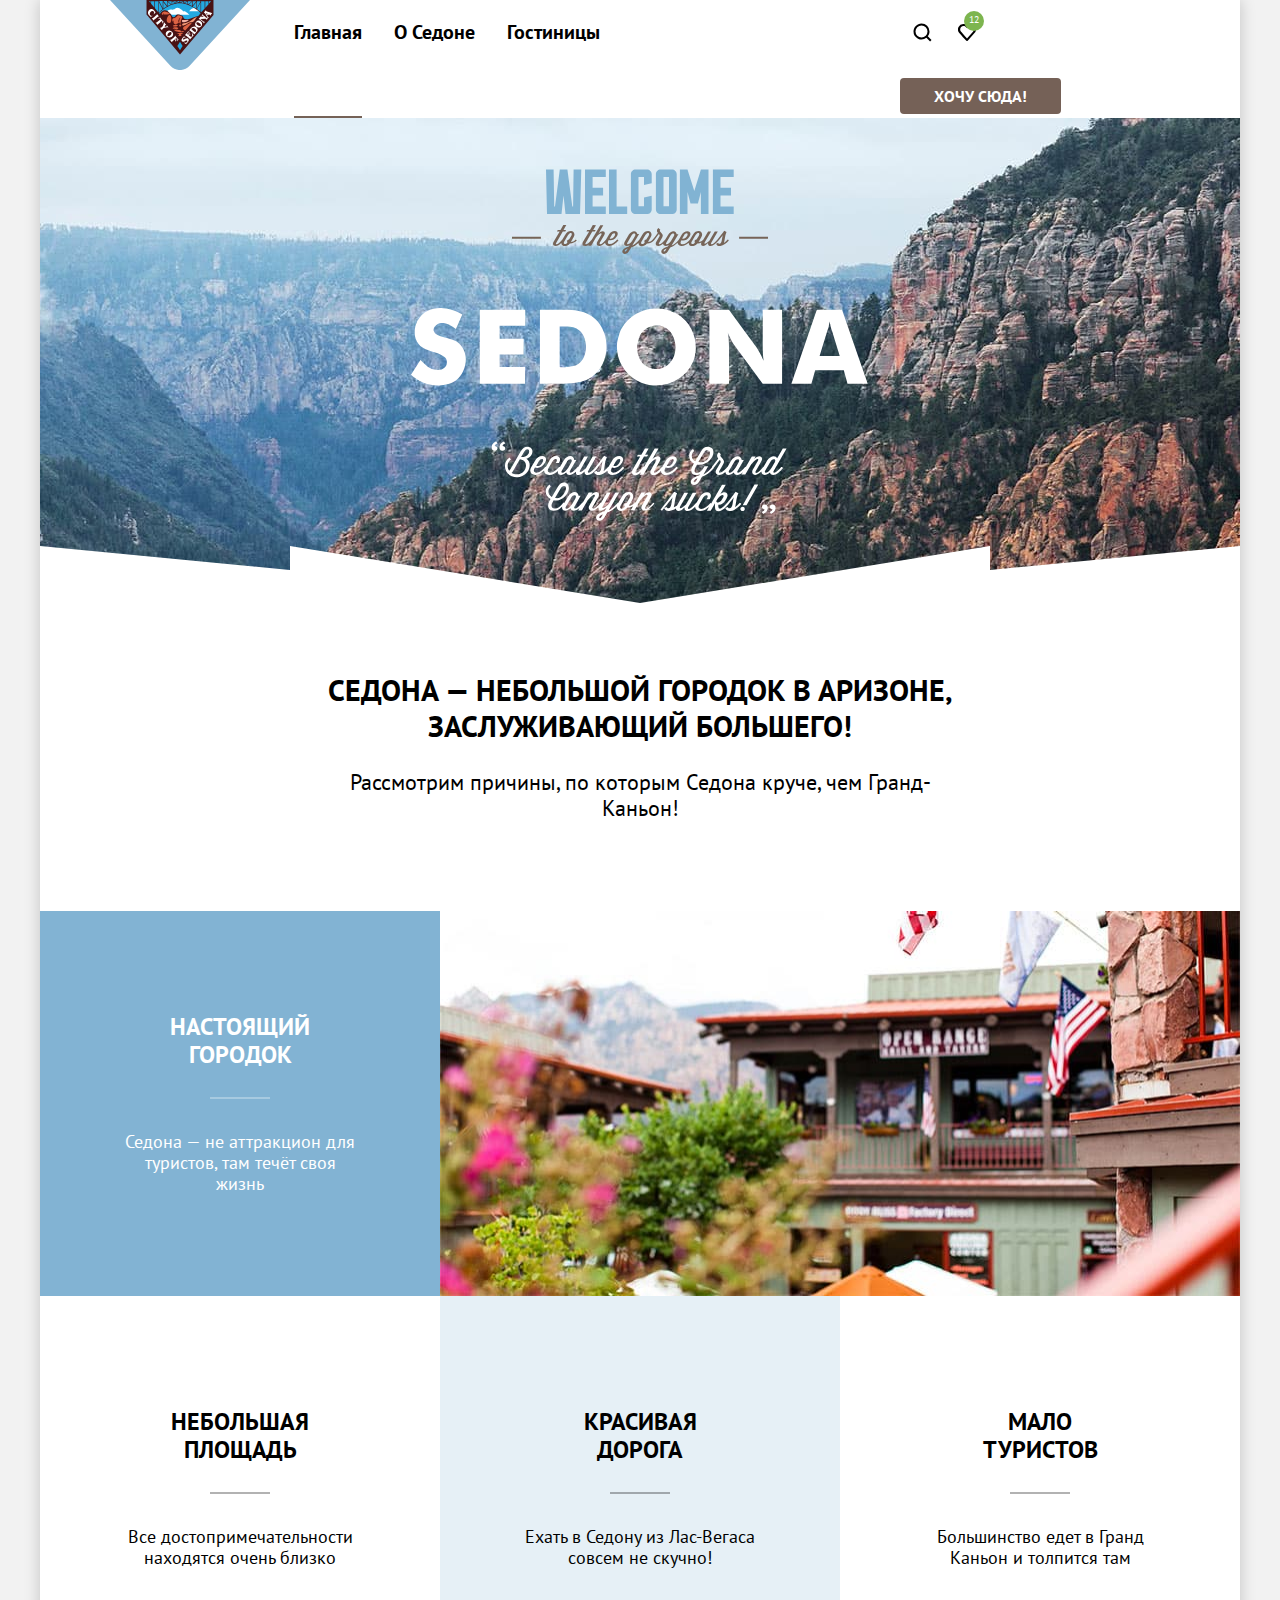
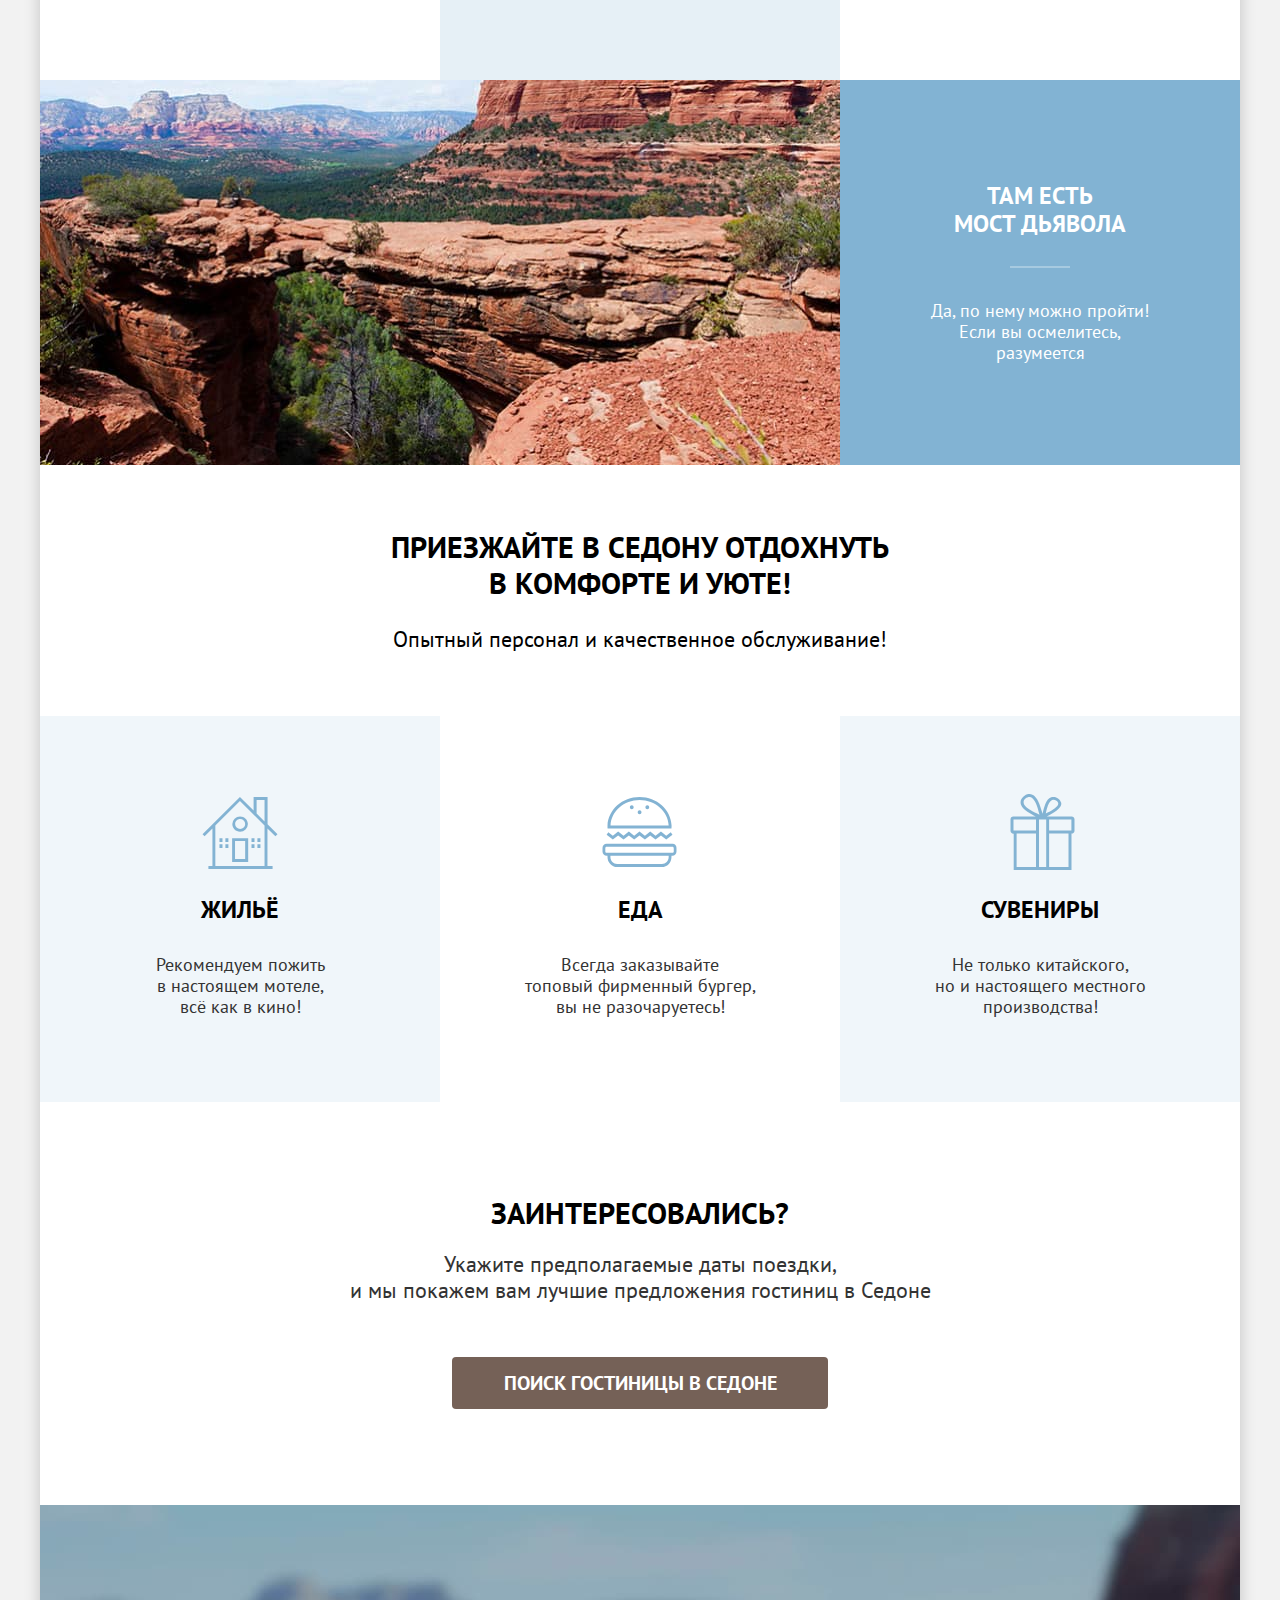
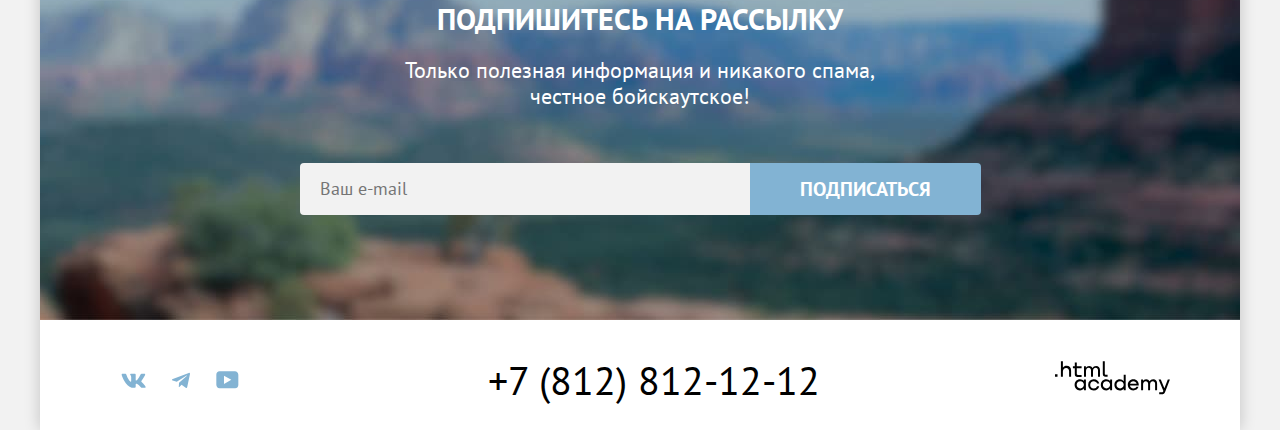
<file: index.html>
<!DOCTYPE html>
<html lang="ru">
  <head>
    <meta charset="utf-8" />
    <title>HTML Academy: Седона</title>
    <link rel="icon" href="favicon.ico" />
    <link rel="icon" type="Image/png" href="Image/Png/favicon-32x32.png" />
    <link rel="stylesheet" href="style/style.css" />
  </head>

  <body>
    <div class="main-page">
      <header class="main-header">
        <nav class="navigation">
          <a aria-current="page">
            <img
              class="logo"
              src="Image/Svg/logo.svg"
              width="140"
              height="70"
              alt="Логотип компании"
            />
          </a>
          <ul class="navigation-list">
            <li class="navigation-item">
              <a
                class="navigation-link navigation-link-current"
                href="index.html"
                >Главная</a
              >
            </li>
            <li class="navigation-item">
              <a class="navigation-link" href="#">О Седоне</a>
            </li>
            <li class="navigation-item">
              <a class="navigation-link" href="#">Гостиницы</a>
            </li>
          </ul>
          <ul class="navigation-list navigation-user">
            <li class="navigation-user-search">
              <a class="navigation-link" href="#">
                <span class="visually-hidden">Поиск</span>
              </a>
            </li>
            <li class="navigation-user-like">
              <a class="navigation-link" href="#">
                <span class="visually-hidden">Избранное</span>
                <span class="number">12</span>
              </a>
            </li>
            <li class="navigation-user-button">
              <a class="navigation-link link-button" href="#">Хочу сюда!</a>
            </li>
          </ul>
        </nav>
      </header>
      <main class="main-container main-index">
        <div class="page-container">
          <section class="main-logo">
            <h1 class="visually-hidden">Sedona</h1>
            <svg
              class="logo-medium"
              xmlns="http://www.w3.org/2000/svg"
              width="458"
              height="352"
              fill="none"
              viewBox="0 0 458 352"
            >
              <path
                fill="#766458"
                d="m152.3 56.1-2.8 4.9h-2.7l-.9 1.4h2.8l-6.1 10.4c-1.3 2.2-.4 4.2 2.1 4.2 1.8 0 3.7-1.3 5.6-3.1 0 3.8 5.3 4.5 8.6.5h.7c1.8 0 4.6-1.1 6.2-2.9-.2-.4-.7-.9-1.1-1l-.2.2c-1.4 1.5-3 2.2-4.6 2.2l2.8-4.8c1.8-3.1.1-6.1-2.7-6.1-2.3 0-4.1.9-5.9 3.9l-1.5 2.6-1.2 2.1-.2.2c-2.2 2.5-4.3 4.5-5.6 4.5-.7 0-1-.5-.3-1.6l6.5-11.2h2.5l.7-1.5h-2.5l2.8-4.9h-3Zm7.5 7.8c1 .1 1.4 1.3.4 3l-2.2 3.7h-.1c-1 0-1.8.8-1.8 1.8 0 .4.1.7.3 1v.1c-1.4 2.4-4.9 2-3.1-1.1l2.3-3.9 1.5-2.4c.9-1.6 2-2.2 2.7-2.2Zm22-7.8L179 61h-2.7l-.9 1.4h2.8L172 72.8c-1.3 2.2-.4 4.2 2.1 4.2 1.2 0 2.5-.6 3.9-1.6l-.8 1.3h3l4.6-7.9c4.6-5.8 6.7-5 5.4-2.8l-3.9 6.7c-1.3 2.2-.4 4.2 2.1 4.2 1.8 0 3.8-1.4 5.7-3.2.1 1.9 1.7 3.2 4.1 3.2 3.4 0 6.8-2.6 9.3-5.5-.2-.4-.7-.9-1.1-1l-.2.2c-2.2 2.5-5 4.5-7.1 4.5-1.9 0-3-1.1-1.6-3.6l.3-.5c1.9.8 5.6.4 7.9-3.4l.4-.7c1.6-2.8.1-4.8-2.4-4.8-2.4 0-4.4 1.3-5.7 3.4l-2.9 5-.2.2c-2.2 2.5-4.3 4.5-5.6 4.5-.7 0-1-.5-.4-1.6l4.4-7.5c1.3-2.3.1-3.9-1.6-3.9-1.3 0-2.7.7-4.2 2.3l4.8-8.3h-3l-8.4 14.4-.2.2c-2.2 2.5-4.3 4.5-5.6 4.5-.7 0-1-.5-.3-1.6l6.5-11.2h2.5l.9-1.4h-2.5l2.8-4.9-3.2-.1Zm21.3 8.2c1-.1 1.5.9.5 2.6l-.4.7c-1.4 2.4-3.4 2.4-4.5 2l1.9-3.4c.7-1.2 1.7-1.8 2.5-1.9Zm44.3-5.4c-1.7 1.5-1.9 3.2-.8 4.6l.3.3c-1.3 1.9-3.1 4.4-5.1 6.7l-.2.2c-1.4 1.5-3 2.2-4.6 2.2l2.8-4.8c1.8-3.1.1-6.1-2.7-6.1-2.3 0-4.1.9-5.9 3.9l-1.5 2.6-1.2 2.1-.2.2c-2.5 2.8-4.6 4.7-7 5.7l6.8-11.4h-1.8c0-1.2-1.3-2.9-3.2-2.9-1.6 0-3.9 1.3-5.2 3.4l-4.2 7.2c-1.3 2.2-.4 4.2 2.1 4.2.8 0 1.9-.4 2.9-1l-.8 1.4c-4.1 1.2-6.6 2.9-6.6 5.1 0 2.9 4.4 3.5 6.6-.2l2.3-3.9c2.4-.7 4.8-2.1 7.2-4.5 0 3.8 5.3 4.6 8.6.5h.7c1.8 0 4.6-1.1 6.2-2.9 1.4-1.7 2.6-3.2 5-6.4l.4.5c.4.5.5 1.1.2 1.7l-3.2 5.5c-1.3 2.2-.4 4.2 2.1 4.2 1.5 0 3.2-1 4.8-2.4-.1 1.4.9 2.4 2.6 2.4.8 0 1.9-.4 2.9-1l-.8 1.4c-4.1 1.2-6.6 2.9-6.6 5.1 0 2.9 4.4 3.5 6.6-.2l2.3-3.9c2.5-.8 4.9-2.2 7.4-4.6.1 1.9 1.7 3.2 4.1 3.2 2.5 0 4.9-1.4 7-3.2-.1 3.9 5.3 4.7 8.6.6h.7c.9 0 2.2-.3 3.4-.9-.8 2.1-.1 3.5 1.7 3.5 1.7 0 3.5-1.5 5-2.9-.3 1.6.7 2.9 2.6 2.9 2.5 0 5.4-2.6 7.9-5.5 1.7-2 3.2-4 4.3-5.4-1.2 3.1-.6 8.7-3.4 8.7-1 0-1.4-1.1-1.4-1.1l-1.9 1s.6 2.4 3.3 2.4c.3 0 .6 0 .8-.1h.1c3.1-.4 6.1-2.8 8.4-5.4-.2-.5-.7-.9-1.1-1l-.2.2c-1.1 1.2-2.3 2.3-3.6 3.2 1-2.8.8-7.2 2.6-11l-2.3-1.2c-1.2 1.7-4 5.6-6.7 8.7l-.2.2c-2.2 2.5-4.3 4.5-5.6 4.5-.7 0-1-.5-.3-1.6l6.4-11.2h-3l-5.4 9.3c-2.3 2.1-4.1 3.2-4.6 3-.8-.3 0-1.4.4-2.1l5.9-10.2h-3l-4.7 8.1-.2.2c-1.4 1.5-3 2.2-4.6 2.2l2.8-4.8c1.8-3.1.1-6.1-2.7-6.1-2.3 0-4.1.9-5.9 3.9l-1.5 2.6-1.2 2.1-.2.2c-2.2 2.5-5 4.5-7.1 4.5-1.9 0-3-1.1-1.6-3.6l.3-.5c1.9.8 5.6.4 7.9-3.4l.4-.7c1.6-2.8.1-4.8-2.4-4.8-2.4 0-4.4 1.3-5.7 3.4l-2.9 5-.2.2c-2.5 2.8-4.6 4.7-7 5.7l6.8-11.4h-1.8c0-1.2-1.3-2.9-3.2-2.9-1.6 0-3.9 1.3-5.2 3.4l-2.9 4.9-.2.2c-2.2 2.5-4.3 4.5-5.6 4.5-.7 0-1-.5-.3-1.6l3-5.2c1-1.8.6-2.9-.4-4l-1.7-2c-.4-.5-.4-1.1.2-1.7l-1.9-1.9Zm-10.3 5c1 .1 1.5 1.3.4 3l-2.2 3.7h-.1c-1 0-1.8.8-1.8 1.8 0 .4.1.7.3 1v.1c-1.4 2.4-4.9 2-3.1-1.1l2.3-3.9 1.5-2.4c.9-1.6 1.9-2.2 2.7-2.2Zm50.2 0c1 .1 1.5 1.3.4 3l-2.2 3.7h-.1c-1 0-1.8.8-1.8 1.8 0 .4.1.7.3 1v.1c-1.4 2.4-4.9 2-3.1-1.1l2.3-3.9 1.5-2.4c.8-1.6 1.9-2.2 2.7-2.2Zm-11.7.4c1-.1 1.5.9.5 2.6l-.4.7c-1.5 2.4-3.4 2.4-4.5 2l1.9-3.4c.7-1.2 1.7-1.8 2.5-1.9Zm-52.4.2c1 0 1.7.9.8 2.4l-2.3 4c-1.8 2.9-3.7 4.3-4.9 4.3-.7 0-1-.5-.3-1.6l4.2-7.3c.7-1.2 1.7-1.8 2.5-1.8Zm38.9 0c1 0 1.7.9.8 2.4l-2.3 4c-1.8 2.9-3.7 4.3-4.9 4.3-.7 0-1-.5-.3-1.6l4.2-7.3c.7-1.2 1.7-1.8 2.5-1.8Zm-45.3 14.9-1.4 2.4c-.6 1.1-1.7.9-1.7.1 0-.7.8-1.6 3.1-2.5Zm38.9 0-1.4 2.4c-.6 1.1-1.7.9-1.7.1.1-.7.8-1.6 3.1-2.5ZM101 67.8h28.9v1.9H101v-1.9Zm227.1 0H357v1.9h-28.9v-1.9Z"
              />
              <path
                fill="#81B3D3"
                d="M322.7 37.4v7.7h-20.8V.4h20.8V8h-13.2v10.8H320v7.7h-10.5v10.9h13.2ZM289.9.4h7.6v44.7h-7.6v-22l-3 11.4h-7.4l-3-11.4v22h-7.6V.4h7.6l6.8 21.6L289.9.4ZM258 8h-5.5v29.3h5.5V8Zm3-7.6c2.5 0 4.7 2.1 4.7 4.7v35.3c0 2.6-2.2 4.7-4.7 4.7h-11.4c-2.6 0-4.7-2.2-4.7-4.7V5.1c0-2.6 2.1-4.7 4.7-4.7H261Zm-28 28.2 7.7-1.8v13.6c0 2.6-2.2 4.7-4.7 4.7h-11.4c-2.6 0-4.7-2.2-4.7-4.7V5.1c0-2.6 2.1-4.7 4.7-4.7H236c2.5 0 4.7 2.1 4.7 4.7v9.1L233 16V8h-5.5v29.3h5.5v-8.7Zm-16.8 8.8v7.7H198V.4h7.6v37h10.6Zm-21.4 0v7.7H174V.4h20.8V8h-13.2v10.8h10.5v7.7h-10.5v10.9h13.2ZM162.6.4h7.7L169 45.1h-14.5l-2-18.5-2 18.5H136L135 .4h7.6l.6 37h.8l4.8-37h7.6l4.9 37h.8l.5-37Z"
              />
              <path
                fill="#fff"
                d="m380.4 214.7 25.4-74H431l25.7 74h-20.2l-3.7-13.4h-28.6l-3.8 13.4h-20Zm35.7-52.1-7.5 24.5h20.1l-7.5-24.5-1.2-3.6c-.3-1.3-.6-2.5-.8-3.8-.2-.5-.3-.9-.3-1.3-.1-.5-.2-.9-.2-1.3-.1.4-.2.8-.3 1.3-.1.4-.2.8-.2 1.3-.1.2-.1.3-.1.5 0 .1 0 .2-.1.3-.2 1.1-.5 2.3-.8 3.4-.5 1-.8 2.1-1.1 3.2Zm-117.7 52.1v-74h19.5l27.9 38c.7 1.1 1.4 2.3 2 3.5.7 1.2 1.4 2.4 2 3.6l1.4 3c.5 1 .9 2 1.4 2.9l-.3-2.4c-.1-.8-.2-1.6-.2-2.4-.2-1.6-.3-3.2-.3-4.8-.1-1.7-.1-3.3-.1-5v-36.3h19.4v74h-19.4l-28.1-38.2c-.8-.9-1.5-2-2.2-3.3-.7-1.3-1.4-2.7-2-4.1-.4-1-.9-1.9-1.4-2.9-.4-.9-.7-1.9-1.2-2.8.4 2.4.7 4.8.9 7.3.2 2.5.3 5 .3 7.4v36.5h-19.6Zm-88-54.9c3.6-6.6 8.5-11.6 14.9-15.1s13-5.2 19.9-5.2c.9 0 1.9 0 2.8.1 1 .1 2 .2 2.9.2 2.9.4 5.7 1.1 8.5 2.1 2.9 1 5.6 2.3 8.1 3.9 5.5 3.6 9.8 8.3 12.8 14.3 3 5.9 4.5 12 4.5 18.5 0 .8 0 1.6-.1 2.4 0 .8-.1 1.5-.2 2.3-.2 1.7-.5 3.3-.9 4.9-.4 1.6-.9 3.1-1.5 4.6-3.3 7.5-8.3 13.4-15.2 17.5-6.9 4.1-14.1 6.2-21.7 6.2-.5 0-1.1 0-1.6-.1h-1.5c-2.7-.2-5.3-.7-7.9-1.4-2.6-.7-5.1-1.7-7.4-2.9-6.5-3.4-11.6-8.2-15.3-14.5-3.7-6.3-5.6-12.9-5.6-19.7 0-1 0-2 .1-3s.2-2.1.5-3.1c.4-2 .9-4.1 1.6-6 .4-2.2 1.3-4.1 2.3-6Zm52.8 26.6.6-2.4c.2-.9.4-1.7.5-2.6.1-.5.1-1.1.1-1.6.1-.5.1-1 .1-1.5s0-.9-.1-1.4v-1.4c-.4-3.3-1.4-6.5-3-9.6-1.6-3.1-3.9-5.5-6.7-7.2-.8-.4-1.5-.7-2.3-1-.8-.3-1.5-.6-2.3-.8-.8-.2-1.5-.3-2.3-.3-.8-.2-1.5-.2-2.3-.2-3.9 0-7.6 1.2-10.9 3.7-3.3 2.5-5.7 5.8-7 9.9l-.2.5v.5c-.2.7-.4 1.5-.6 2.2-.2.7-.3 1.4-.5 2.2l-.2 1.6v2.4c0 .2 0 .5.1.8.2 4.1 1.5 8 3.7 11.7 2.3 3.6 5.5 6 9.5 7.2l1.4.5c.5.1 1 .2 1.5.2l1.4.2h1.4c4.1 0 7.8-1.2 11-3.6 3.3-2.6 5.7-5.9 7.1-10Zm-82.1 21.4c-3.6 2.5-7.6 4.2-11.8 5.1-4.2.9-8.6 1.5-12.9 1.7-1.2.1-2.5.1-3.7.1h-23.8v-74H154c1.2 0 2.4 0 3.6.1 4.2.2 8.3.8 12.3 1.7 4.1.9 7.9 2.7 11.3 5.1 4.3 3 7.7 7 10.1 12 2.4 5 3.8 10.1 4.1 15.3.1.5.1.9.1 1.4v2.9c-.2 5.5-1.5 10.8-3.9 15.9s-6 9.4-10.5 12.7Zm-32.4-9.7c.2 0 .5 0 .7.1h.8c.3 0 .6 0 .8.1h3.1c.9-.1 1.7-.2 2.4-.2 2-.2 4-.5 5.9-1 1.9-.5 3.7-1.4 5.2-2.4 2.5-1.8 4.3-4.2 5.5-7.2 1.2-3.1 1.9-6.3 1.9-9.6v-.9c0-.3 0-.6-.1-.9-.2-2.9-.9-5.8-2.1-8.5-1.2-2.8-2.9-5-5.1-6.6-1.6-1.3-3.5-2.2-5.5-2.7s-4-.7-6-.8h-7.5v40.6Zm-79.9 16.6v-74h45.4v16.1H88.6v13h24v15.8h-24v12.5h25.5v16.6H68.8ZM9.4 190.9c.1.1.1.2.1.2.1 0 .2 0 .2.1 2.1 2.3 4.5 4.5 7.1 6.5 2.6 1.9 5.7 3 9.1 3.1.1 0 .2 0 .2.1h.3c.1 0 .2 0 .2.1h1.3c.4-.1.7-.2 1-.2 1.2-.2 2.4-.7 3.5-1.4 1.2-.7 2.1-1.5 2.7-2.6l.2-.5.2-.5c.2-.5.3-1 .3-1.5.1-.5.1-.9.1-1.3 0-2.1-.9-3.8-2.8-5.2-1.7-1.4-3.7-2.6-5.8-3.4-.8-.3-1.6-.5-2.4-.7-.7-.2-1.5-.4-2.2-.6h-.2c-.1-.1-.2-.1-.2-.1-3.8-.9-7.4-2.4-10.7-4.4-3.3-2.1-5.6-5.1-6.9-8.9-.2-.8-.5-1.6-.7-2.4-.2-.9-.3-1.8-.3-2.7v-3.4c.1-.6.2-1.2.3-1.9.2-1.6.6-3.1 1.2-4.6.5-1.5 1.2-2.9 2.1-4.2 2.5-4.1 5.7-7 9.5-8.8 3.9-1.8 8.1-2.7 12.3-2.7 1 0 2 .1 3 .2l3.3.3c2.8.5 5.6 1.3 8.2 2.3 2.8 1.1 5.3 2.4 7.7 3.8l-6.4 14.3c-2.1-1.5-4.3-2.9-6.6-4.1-2.3-1.2-4.8-1.7-7.5-1.7h-.9c-1.8.2-3.4 1-5 2.4-1.5 1.3-2.3 2.7-2.3 4.3v.7c.1.2.2.5.3.7.2.5.4 1 .8 1.5s.8.9 1.3 1.3c.9.7 2.1 1.4 3.7 2 1.6.5 3.3 1.1 5.1 1.6 1.5.4 2.9.8 4.3 1.2 1.4.3 2.6.6 3.5.9 4.3 1.5 7.6 4.1 9.8 7.8 2.2 3.6 3.3 7.4 3.4 11.4v.6c0 .5 0 .9-.1 1.4v1.3c-.5 4-1.8 7.9-3.9 11.5-2.1 3.6-4.9 6.4-8.5 8.4-1.3.6-2.7 1.2-4.1 1.6-1.4.4-2.8.7-4.2 1-1.1.2-2.3.4-3.5.5-1.1.2-2.2.2-3.4.2h-1.4c-4.6-.2-9.2-1.2-13.7-3-4.5-1.9-8.5-4.5-12-7.7l9.4-14.8ZM351 338c0-.3.1-.6.2-.9.1-.3.3-.6.5-.8.2-.2.5-.4.8-.6.3-.1.7-.2 1.1-.2.5 0 .9.1 1.3.3.4.2.8.4 1.1.7.2.3.4.6.6 1 .1.4.2.8.2 1.3 0 .9-.2 1.6-.5 2.4-.3.7-.7 1.4-1.3 1.9-.3.3-.5.5-.8.7-.3.2-.6.4-.9.5-.3.1-.5.3-.7.4-.1.1-.2.1-.4.2l-1.4-2c.2-.1.5-.2.8-.4.3-.1.6-.3.9-.5.3-.2.5-.5.7-.8.2-.3.3-.6.3-1-.6 0-1.2-.2-1.7-.6-.6-.3-.8-.8-.8-1.6Zm7.8 0c0-.3.1-.6.2-.9.1-.3.3-.6.5-.8.2-.2.5-.4.8-.6.3-.1.7-.2 1.1-.2.5 0 .9.1 1.3.3.4.2.8.4 1.1.7.2.3.4.6.6 1 .1.4.2.8.2 1.3 0 .8-.1 1.6-.5 2.4-.3.7-.7 1.4-1.3 1.9-.3.3-.5.5-.8.7-.3.2-.6.4-.9.5-.3.1-.5.3-.7.4-.1.1-.2.1-.4.2l-1.3-2c.2-.1.5-.2.8-.4.3-.1.6-.3.9-.5.3-.2.5-.5.7-.8.2-.3.3-.6.3-1-.6 0-1.2-.2-1.7-.6-.7-.3-.9-.8-.9-1.6ZM94.2 279.3c0 .3-.1.6-.2.9-.1.3-.3.6-.5.8-.5.5-1.2.8-1.9.8-.4 0-.9-.1-1.3-.3-.4-.2-.8-.4-1.1-.7-.3-.3-.5-.7-.6-1-.1-.4-.2-.8-.2-1.3 0-.9.2-1.6.5-2.4.3-.7.7-1.4 1.3-1.9.3-.3.5-.5.8-.7.3-.2.6-.4.9-.5.3-.1.5-.3.7-.4.2-.1.3-.1.4-.2l1.3 2c-.3.1-.6.2-.8.4-.3.1-.6.3-.9.5-.3.2-.5.5-.7.8-.2.3-.3.6-.3 1 .7 0 1.2.2 1.7.6.7.4.9.9.9 1.6Zm-7.8 0c0 .6-.2 1.2-.7 1.7-.2.2-.5.4-.8.6-.3.1-.7.2-1.1.2-.4 0-.9-.1-1.3-.3-.4-.2-.8-.4-1.1-.7-.3-.3-.5-.7-.6-1-.1-.4-.2-.8-.2-1.3 0-.9.2-1.6.5-2.4.3-.7.7-1.4 1.3-1.9.2-.2.5-.5.8-.7.3-.2.6-.4.9-.5.3-.1.5-.3.7-.4.2-.1.3-.1.4-.2l1.3 2c-.2.1-.5.2-.8.4-.3.1-.6.3-.9.5-.3.2-.5.5-.7.8-.2.3-.3.6-.3 1 .7 0 1.2.2 1.7.6.6.4.9.9.9 1.6Zm245.3 56.9h3.8l11.8-20.6h-3.8l-11.8 20.6Zm-.1 1.5c-1.2 0-2.2 1-2.2 2.2 0 1.2.9 2.2 2.2 2.2 1.2 0 2.2-.9 2.2-2.2 0-1.3-1-2.2-2.2-2.2Zm-26.4-5.5 1.1-1.9c4.4-6.1 7.3-4.4 6-2.1l-1.8 3.1c-1.1 1.9-4.5 3.3-5.3.9Zm25.1 2.9c-.2-.6-.9-1.2-1.4-1.3l-.3.3c-1.3 1.6-2.9 2.9-4.5 4.1 1.2-3.6.9-9.1 3.3-14l-2.8-1.5c-1.6 2.1-5 7.1-8.4 11.1l-.3.3c-2.7 3.2-5.4 5.7-7 5.7-.8 0-1.6-.8-1.6-2.5v-1.6c2.7.3 5.5-1.4 7.2-4.5l1-1.7c3.5-6-2.2-8-6.1-4.5l5.4-9.3H311l-10.8 18.7c-.2-.2-.4-.3-.7-.5l-.3.3c-2.7 3.2-6.2 5.7-8.9 5.7-2.3 0-3.7-1.5-2-4.5l3.9-6.8c2.2-3.7 6-3.1 3.8.8l-.5.9h3.1l.5-.9c2-3.5.1-6.1-3-6.1s-5.5 1.6-7.1 4.4l-3.7 6.4c-.1 0-.2-.1-.2-.1l-.3.3c-2.7 3.2-5.4 5.7-7 5.7-.8 0-1.3-.6-.4-2.1l8.1-14.1h-3.8l-6.7 11.7c-2.9 2.6-5.1 4.1-5.8 3.7-.9-.4 0-1.8.5-2.6l7.4-12.9h-3.8l-7.3 12.7c-.8.7-2.4 1.4-3.2 1.9 1.2-3.6.9-9.1 3.3-14l-2.8-1.5c-1.6 2.1-10.3 13.7-13.7 17.7.3.5.9.9 1.4 1.3 2.1-2.5 9.3-11.7 10.7-13.5-1.5 3.9-.7 11-4.3 11-1.3 0-1.8-1.4-1.8-1.4l-2.4 1.2s.7 3 4.1 3c.4 0 .7 0 1.1-.1h.1c1.9-.3 4.6-1.1 6.4-2.4 0 1.5.9 2.5 2.5 2.5 2.1 0 4.4-1.9 6.2-3.6-.4 2 .8 3.6 3.2 3.6 2.3 0 5-1.9 7.4-4.4 0 2.5 2 4.4 5.1 4.4 3.1 0 6.1-1.7 8.7-4l-2.1 3.7h3.8l4.3-7.5v3c0 3.2.6 4.9 3.7 4.9s6.7-3.3 9.8-7c2.1-2.5 4-5.1 5.4-6.9-1.5 3.9-.7 11-4.3 11-1.3 0-1.8-1.4-1.8-1.4l-2.4 1.2s.7 3 4.1 3c.4 0 .7 0 1.1-.1h.1c4-.5 7.8-3.6 10.6-6.9ZM215.7 334h-.2c-1.2 0-2.2 1-2.2 2.3 0 .5.1.9.4 1.3v.1c-1.8 3-6.1 2.5-3.9-1.5l2.9-5 1.8-3.1c2.7-4.5 6.3-2.7 4 1.2l-2.8 4.7Zm-25.4 14.2c-.8 1.4-2.1 1.2-2.1.2s.9-2.1 3.8-3.2l-1.7 3Zm-28.8-13.8c-2.3 3.6-4.5 5.3-6.1 5.3-.8 0-1.3-.6-.4-2.1l5.3-9.2c2-3.5 6.1-2.6 4.2.8l-3 5.2Zm-12-14.7c1.1-1.9 2.4-2.8 3.4-2.8 1.4 0 2.1.9 2.1 2.3 0 3.5-4.4 10.8-10.2 9.9h-.8l5.5-9.4Zm92.8 14.1-.3.3c-2.7 3.2-5.4 5.7-7 5.7-.8 0-1.3-.6-.4-2.1l5.4-9.6c1.6-2.9.1-4.9-2-4.9-1.6 0-3.3.9-5.2 2.8l1.4-2.5h-3.8l-6.1 10.5c-.2-.1-.3-.2-.5-.3l-.3.3c-1.7 1.9-3.8 2.8-5.7 2.8l3.6-6.1c2.3-4 .2-7.7-3.4-7.7-2.9 0-5.2 1.2-7.3 4.9l-1.9 3.2-1.6 2.8c-.1-.1-.2-.1-.3-.2l-.3.3c-3.1 3.6-5.8 5.9-8.8 7.2l10.4-17.7h-3.8l-6.7 11.6c-2.9 2.7-5.2 4.2-5.9 3.9-.9-.4 0-1.8.5-2.6l7.4-12.9h-3.8l-6 10.4c-.1-.1-.2-.1-.3-.2l-.3.3c-2.7 3.2-5.4 5.7-7 5.7-.8 0-1.3-.6-.4-2.1l5.4-9.6c1.6-2.9.1-4.9-2-4.9-1.6 0-3.3.9-5.2 2.8l1.4-2.5h-3.8l-6 10.4c-.1-.1-.2-.1-.4-.2l-.3.3c-2.7 3.2-5.4 5.7-7 5.7-.8 0-1.3-.6-.4-2.1l6.1-10.7h-2.1c.1-1.6-1.5-3.8-4-3.8-2 0-4.9 1.6-6.5 4.4l-3.9 6.7c-.3-.2-.6-.4-.8-.5l-.3.3c-2.7 3.2-4.8 5.7-8.6 5.7-2.6 0-4.1-2.6-1.9-6.4l1.1-1.9c.7.1 1.4.2 2.1.2 4 0 8.6-2.1 11.6-7.3 1.1-1.9 1.5-3.6 1.5-5.1 0-3.4-2.2-5.6-5-5.6-2.1 0-4.5 1.5-6.2 4.4l-5.9 10.1c-2.2-1.2-3.4-3.3-3.4-5.4 0-1.7.8-3.5 2.4-4.8l-1.2-2.2c-2.7 1.9-3.9 4.5-3.9 7 0 3 1.7 5.9 4.8 7.5l-1.1 2c-2.7 4.6-1.1 9.7 4.2 9.7 4.2 0 6.1-1.9 8.7-4.4-.8 2.4.4 4.4 3 4.4 1.5 0 3.4-1 5.2-2.5.2 1.5 1.3 2.5 3.3 2.5 1.8 0 3.8-1.1 5.7-2.8l-1.4 2.4h3.8l5.8-10.1c5.8-7.2 8.4-6.3 6.7-3.5l-4.9 8.5c-1.6 2.8-.5 5.4 2.6 5.4 2 0 4.3-1.4 6.4-3.4-.5 2.1.5 3.4 2.4 3.4 1.8 0 3.9-1.5 5.6-3l-2.1 3.6c-5.1 1.5-8.3 3.6-8.3 6.5 0 3.6 5.6 4.4 8.3-.3l2.9-5c3.2-1 6.3-3 9.5-6.2-.5 5.3 6.5 6.5 10.7 1.1h.8c1.4 0 3.2-.5 4.9-1.5l-2.5 4.4h3.8l5.8-10.1c5.8-7.2 8.4-6.3 6.7-3.5l-4.9 8.5c-1.6 2.8-.5 5.4 2.6 5.4s6.7-3.3 9.8-7c-.1 0-.7-.6-1.2-.8Zm118.6-35.6c-2.3 3.7-4.6 5.5-6.2 5.5-.8 0-1.3-.6-.4-2.1l5.3-9.2c2-3.5 6.1-2.6 4.2.8l-2.9 5Zm-36.2.2c-2.3 3.6-4.5 5.3-6.1 5.3-.8 0-1.3-.6-.4-2.1l5.3-9.2c2-3.5 6.1-2.6 4.2.8l-3 5.2Zm-39.9 13.8c-.8 1.4-2.1 1.2-2.1.2s.9-2.1 3.8-3.2l-1.7 3Zm8-28.5c1.1-1.9 2.4-2.8 3.4-2.8 6 0 1.5 14.4-8.1 12.2h-.8l5.5-9.4Zm77.7 14.1-.3.3c-2.7 3.2-5.4 5.7-7 5.7-.8 0-1.3-.6-.4-2.1l12.8-22.1h-3.8l-5.6 9.6c-.7-1.1-1.9-2-3.5-2-2 0-4.9 1.6-6.5 4.4l-3.7 6.4c-.1 0-.2-.1-.2-.1l-.3.3c-2.7 3.2-5 5.7-6.7 5.7-.8 0-1.3-.6-.4-2.1l5.5-9.6c1.6-2.9.1-4.9-2-4.9-1.6 0-3.3.9-5.2 2.8l1.4-2.5h-3.8l-6 10.4c-.1-.1-.2-.1-.4-.2l-.3.3c-2.7 3.2-5.4 5.7-7 5.7-.8 0-1.3-.6-.4-2.1l6.1-10.7h-2.1c.1-1.6-1.5-3.8-4-3.8-2 0-4.9 1.6-6.5 4.4l-3.7 6.3-.2.2c-2.7 3.2-5.8 5.7-7.4 5.7-.8 0-1.3-.6-.4-2.1l3.8-6.6c1.3-2.3.7-3.6-.5-5.1l-2.1-2.5c-.5-.7-.5-1.5.2-2.2l-2-2.1c-2.1 1.9-2.3 4.1-1 5.8l.3.4c-1.7 2.4-3.9 5.6-6.4 8.5l.3.3c-3.1 3.6-5.8 5.9-8.7 7.2l4.8-8.2h-3.8l-.4.7c-2 3.5-4.3 6-7.2 6-2.6 0-3-2.6-.8-6.4l1.1-1.9c.7.1 1.4.2 2.1.2 13.4 0 19.9-18 8.1-18-2.1 0-4.5 1.5-6.2 4.4l-5.9 10.1c-2.2-1.2-3.4-3.3-3.4-5.4 0-1.7.8-3.5 2.4-4.8l-1.2-2.2c-2.7 1.9-3.9 4.5-3.9 7 0 3 1.7 5.9 4.8 7.5l-1.1 2c-2.7 4.6-2.2 9.7 3.2 9.7 1.6 0 2.9-.5 4.1-1.2l-1 1.7c-5.1 1.6-8.3 3.6-8.3 6.5 0 3.6 5.6 4.4 8.3-.3l2.9-5c3.9-1.2 7.8-3.9 11.9-8.7-.1-.1-.1-.2-.2-.4 1.7-2 3.1-3.9 6-7.7l.5.6c.5.6.7 1.4.2 2.1l-4 6.9c-1.6 2.8-.5 5.4 2.6 5.4 1.9 0 4.3-1.2 6.4-3 0 1.7 1.1 3 3.3 3 1.5 0 3.4-1 5.2-2.5.2 1.5 1.3 2.5 3.3 2.5 1.8 0 3.8-1.1 5.7-2.8l-1.4 2.4h3.8l5.8-10.1c5.8-7.2 8.4-6.3 6.7-3.5l-4.9 8.5c-1.6 2.8-.5 5.4 2.6 5.4 2 0 3.8-1.4 6-3.3-.2 1.9 1 3.3 3.3 3.3 1.5 0 3.4-1 5.2-2.5.2 1.5 1.3 2.5 3.3 2.5 3.1 0 6.7-3.3 9.8-7-.5-.3-1.1-.9-1.6-1.1Zm-112.3-5.3c2.2-3.7 6-3.1 3.8.8l-.5.9c-1.8 3.1-4.3 3-5.7 2.5l2.4-4.2Zm-3 13.6c4.3 0 8.5-3.3 11.7-7-.3-.5-.9-1.1-1.4-1.3l-.3.3c-2.7 3.2-6.2 5.7-8.9 5.7-2.3 0-3.7-1.5-2-4.5l.4-.7c2.4 1 7 .5 9.8-4.4l.5-.9c2-3.5.1-6.1-3-6.1-3 0-5.5 1.6-7.1 4.4l-3.7 6.3s-.1 0-.1-.1l-.3.3c-2.7 3.2-5.4 5.7-7 5.7-.8 0-1.3-.6-.4-2.1l5.4-9.6c1.6-2.9.1-4.9-2-4.9-1.6 0-3.4.9-5.3 2.9l6-10.5h-3.8L233 298.1c-.1-.1-.3-.2-.4-.3l-.3.3c-2.7 3.2-5.4 5.7-7 5.7-.8 0-1.3-.6-.4-2.1l8.1-14.1h3.1l1.1-1.8h-3.1l3.6-6.2h-3.8l-3.6 6.2h-3.4l-1.1 1.8h3.4l-7.6 13.2c-1.6 2.8-.5 5.4 2.6 5.4 1.9 0 3.9-1.2 5.9-3l-1.5 2.6h3.8l5.7-10c5.8-7.3 8.4-6.4 6.8-3.6l-4.9 8.5c-1.6 2.8-.5 5.4 2.6 5.4 2.3 0 4.8-1.8 7.3-4.2.2 2.4 2.2 4.2 5.3 4.2Zm-127.5-13.6c2.2-3.7 6-3.1 3.8.8l-.5.9c-1.8 3.1-4.3 3-5.7 2.5l2.4-4.2Zm23.1 9.2 5.3-9.2c2-3.5 6.1-2.6 4.2.8l-2.9 5.2c-2.3 3.6-4.5 5.3-6.1 5.3-.9-.1-1.4-.6-.5-2.1Zm54-9.2c2.2-3.7 6-3.1 3.8.8l-.5.9c-1.8 3.1-4.2 3-5.7 2.5l2.4-4.2ZM147 302c-.6 2.2.6 4.1 3.1 4.1 1.5 0 3.4-1 5.2-2.5.2 1.5 1.3 2.5 3.3 2.5 2 0 4.2-1.4 6.4-3.3-.4 2 .5 3.3 2.4 3.3 2.1 0 4.4-1.9 6.2-3.6-.4 2 .8 3.6 3.2 3.6 3.1 0 6.7-3.3 9.8-7 0 0-.1-.1-.1-.2 2.1-2.4 3.9-5 5.2-6.8-1.5 3.9-.7 11-4.3 11-1.3 0-1.8-1.4-1.8-1.4l-2.4 1.2s.7 3.1 4.1 3.1c.4 0 .7 0 1.1-.1h.1c2.8-.4 5.5-2.1 7.9-4.2.1 2.5 2 4.3 5.1 4.3 4.3 0 8.5-3.3 11.7-7-.3-.5-.9-1.1-1.4-1.3l-.3.3c-2.7 3.2-6.2 5.7-8.9 5.7-2.3 0-3.7-1.5-2-4.5l.4-.7c2.4 1 7 .5 9.8-4.4l.5-.9c2-3.5.1-6.1-3-6.1s-5.5 1.6-7.1 4.4l-3.7 6.3h-.1l-.3.3c-1.3 1.6-2.9 2.9-4.5 4.1 1.2-3.6.9-9.1 3.3-14l-2.8-1.5c-1.6 2.1-5 7.1-8.4 11.1l.1.1-.1.2c-2.7 3.2-5.4 5.7-7 5.7-.8 0-1.3-.6-.4-2.1l8.1-14.1h-3.8l-6.7 11.7c-2.9 2.6-5.1 4.1-5.8 3.7-.9-.4 0-1.8.5-2.6l7.4-12.9h-3.8l-6 10.4c-.1-.1-.2-.1-.3-.2l-.3.3c-2.7 3.2-5.4 5.7-7 5.7-.8 0-1.3-.6-.4-2.1l6.1-10.7h-2.1c.1-1.6-1.5-3.8-4-3.8-2 0-4.9 1.6-6.5 4.4l-3.8 6.6c-.2-.1-.4-.3-.6-.4l-.3.3c-2.7 3.2-5.9 5.7-8.5 5.7-2.3 0-3.7-1.5-2-4.5l3.9-6.8c2.2-3.7 6-3.1 3.8.8l-.5.9h3.1l.5-.9c2-3.5.1-6.1-3-6.1s-5.1 1.6-6.7 4.4l-3.8 6.4c-.1-.1-.2-.1-.3-.2l-.3.3c-2.7 3.2-5.9 5.7-8.6 5.7-2.3 0-3.7-1.5-2-4.5l.4-.7c2.4 1 7 .5 9.8-4.4l.5-.9c2-3.5.1-6.1-3-6.1s-5.5 1.6-7.1 4.4l-4 6.8c-2.4 4-.3 7.7 4.1 7.7 3.3 0 6-2 8.8-4.6-.1 2.6 1.9 4.6 5.1 4.6 3.4.1 6.1-1.7 8.8-4Zm-36.9-14 3.1-5.2c2.8-4.8 6.3-2 4.4 1.6-1.5 2.7-3.6 3.6-7.5 3.6Zm-4.1 17.3c-2.3 0-4-.5-5.4-1.3.7-.8 1.3-1.7 1.9-2.7l6.4-11 1 .1c8.8 1.8 5.3 14.9-3.9 14.9Zm9.4-15.5c7.6-2.6 8.2-12.1.7-12.1-2.1 0-4.5 1.5-6.2 4.4l-10.2 17.6c-.4.8-.9 1.5-1.5 2.1-2.6-3.6-1.9-9 1.8-11.3l-1.5-1.9c-7.9 5-5.6 19.6 7.6 19.6 11.3 0 16.5-13.6 9.3-18.4Z"
              />
            </svg>
          </section>

          <div class="slogan">
            <h2 class="slogan-header">
              Седона — небольшой городок в Аризоне, заслуживающий большего!
            </h2>
            <p class="slogan-text">
              Рассмотрим причины, по которым Седона круче, чем Гранд-Каньон!
            </p>
          </div>

          <section class="advantages">
            <ul class="advantages-list">
              <li class="advantages-item advantages-title-blue">
                <h3 class="advantages-title advantages-title-border">
                  Настоящий городок
                </h3>
                <p class="advanteges-paragraph">
                  Седона — не аттракцион для туристов, там течёт своя жизнь
                </p>
              </li>
              <img
                class="pic-right"
                src="Image/Jpg/photo-1.jpg"
                width="800"
                height="385"
                alt="Фото отеля Седоны с Балконом"
              />

              <li class="advantages-item advantages-item-left">
                <h3 class="advantages-title advantages-title-borderGreen">
                  Небольшая площадь
                </h3>
                <p class="advanteges-paragraph">
                  Все достопримечательности находятся очень близко
                </p>
              </li>
              <li class="advantages-item advantages-item-green">
                <h3 class="advantages-title advantages-title-borderGreen">
                  Красивая <br />
                  дорога
                </h3>
                <p class="advanteges-paragraph">
                  Ехать в Седону из Лас-Вегаса совсем не скучно!
                </p>
              </li>
              <li class="advantages-item advantages-item-right">
                <h3 class="advantages-title advantages-title-borderGreen">
                  Мало <br />
                  туристов
                </h3>
                <p class="advanteges-paragraph">
                  Большинство едет в Гранд Каньон и толпится там
                </p>
              </li>
              <li class="advantages-item advantages-title-blue2">
                <h3 class="advantages-title advantages-title-border">
                  Там есть <br />
                  мост дьявола
                </h3>
                <p class="advanteges-paragraph">
                  Да, по нему можно пройти! Если вы осмелитесь, разумеется
                </p>
              </li>
              <img
                class="pic-left"
                src="Image/Jpg/photo-2.jpg"
                width="800"
                height="385"
                alt="photo-2"
              />
            </ul>
          </section>

          <section class="services">
            <div class="slogan-services">
              <h2 class="slogan-header">
                Приезжайте в Седону отдохнуть в комфорте и уюте!
              </h2>
              <p class="slogan-text-services">
                Опытный персонал и качественное обслуживание!
              </p>
            </div>

            <ul class="services-list">
              <li class="services-item-house color-blue">
                <div class="servisec-item-text">
                  <p class="visually-hidden">Иконка дома</p>
                  <h3 class="services-heading">Жильё</h3>
                  <p class="services-paragraph">
                    Рекомендуем пожить <br />
                    в настоящем мотеле, <br />
                    всё как в кино!
                  </p>
                </div>
              </li>

              <li class="services-item-food">
                <div class="servisec-item-text">
                  <p class="visually-hidden">Иконка еды</p>
                  <h3 class="services-heading">Еда</h3>
                  <p class="services-paragraph">
                    Всегда заказывайте <br />
                    топовый фирменный бургер, вы не разочаруетесь!
                  </p>
                </div>
              </li>

              <li class="services-item-gift color-blue">
                <div class="servisec-item-text">
                  <p class="visually-hidden">Иконка сувенира</p>
                  <h3 class="services-heading">Сувениры</h3>
                  <p class="services-paragraph">
                    Не только китайского, <br />
                    но и настоящего местного производства!
                  </p>
                </div>
              </li>
            </ul>
          </section>

          <section class="subscription">
            <div class="search">
              <h3 class="search-head">Заинтересовались?</h3>
              <p class="search-foot">
                Укажите предполагаемые даты поездки, <br />
                и мы покажем вам лучшие предложения гостиниц в Седоне
              </p>
              <a href="#" class="button-search">поиск гостиницы в седоне</a>
            </div>

            <div class="subscription-foot">
              <div class="subscription-foot-text">
                <h3 class="subscription-head">Подпишитесь на рассылку</h3>
                <p class="subscription-paragraph">
                  Только полезная информация и никакого спама,<br />
                  честное бойскаутское!
                </p>
              </div>

              <form
                class="subscription-form"
                action="https://echo.htmlacademy.ru/"
                method="post"
              >
                <input
                  class="input-subscription"
                  type="email"
                  name="subscription-email"
                  placeholder="Ваш e-mail"
                  required
                />
                <button class="button" type="submit">Подписаться</button>
              </form>
            </div>
          </section>
        </div>
      </main>

      <footer class="page-footer">
        <div class="footer">
          <ul class="footer-social-list">
            <li class="footer-social-item">
              <a
                class="social-kontakt social-icon-footer"
                href="https://vk.com/htmlacademy"
              >
                <span class="visually-hidden">ВКонтакте</span>
                <svg
                  class="social-svg"
                  aria-hidden="true"
                  focusable="false"
                  xmlns="http://www.w3.org/2000/svg"
                  width="25"
                  height="15"
                  fill="#83B3D3"
                  viewBox="0 0 25 15"
                >
                  <path
                    d="M24.12 1.8c.16-.54 0-.94-.8-.94H20.7c-.67 0-.98.34-1.15.73 0 0-1.33 3.2-3.22 5.27-.61.6-.9.8-1.23.8-.16 0-.41-.2-.41-.75v-5.1c0-.66-.19-.95-.74-.95H9.82c-.42 0-.67.3-.67.59 0 .62.95.76 1.04 2.51v3.8c0 .83-.15.98-.48.98-.9 0-3.06-3.2-4.34-6.88-.25-.72-.5-1-1.18-1H1.57c-.75 0-.9.34-.9.73 0 .68.89 4.07 4.14 8.55 2.17 3.06 5.23 4.72 8 4.72 1.68 0 1.88-.37 1.88-1v-2.32c0-.74.16-.88.7-.88.38 0 1.05.19 2.6 1.66 1.79 1.75 2.08 2.54 3.08 2.54h2.63c.75 0 1.12-.37.9-1.1-.23-.72-1.08-1.77-2.2-3.02-.62-.71-1.54-1.48-1.82-1.86-.39-.5-.28-.71 0-1.15 0 0 3.2-4.42 3.54-5.93Z"
                    clip-rule="evenodd"
                  />
                </svg>
              </a>
            </li>
            <li class="footer-social-item">
              <a
                class="social-telegram social-icon-footer"
                href="https://t.me/htmlacademy"
              >
                <span class="visually-hidden">Телеграм</span>
                <svg
                  class="social-svg"
                  aria-hidden="true"
                  focusable="false"
                  xmlns="http://www.w3.org/2000/svg"
                  width="18"
                  height="16"
                  fill="#83B3D3"
                  viewBox="0 0 18 16"
                >
                  <path
                    d="M16.79.96.84 7.1c-1.09.44-1.08 1.05-.2 1.32l4.1 1.28 9.47-5.98c.44-.27.85-.13.52.17l-7.68 6.93-.28 4.22c.41 0 .6-.2.83-.41l1.99-1.94 4.13 3.06c.77.42 1.31.2 1.5-.71l2.72-12.8c.28-1.1-.43-1.61-1.16-1.28Z"
                  />
                </svg>
              </a>
            </li>

            <li class="footer-social-item">
              <a
                class="social-yotube social-icon-footer"
                href="https://www.youtube.com/user/htmlacademyru"
              >
                <span class="visually-hidden">Ютуб</span>
                <svg
                  class="social-svg"
                  aria-hidden="true"
                  focusable="false"
                  xmlns="http://www.w3.org/2000/svg"
                  width="23"
                  height="18"
                  fill="#83B3D3"
                  viewBox="0 0 23 18"
                >
                  <path
                    d="M18.94.36H3.51C1.65.36.33 1.95.33 3.76v10.09c0 1.91 1.32 3.5 3.18 3.5h15.65c1.64 0 3.17-1.59 3.17-3.4V3.76c-.22-1.8-1.53-3.4-3.39-3.4ZM7.99 12.89V4.82l7.34 4.04-7.34 4.03Z"
                  />
                </svg>
              </a>
            </li>
          </ul>

          <a class="footer-contacts-phone" href="tel:+78128121212">
            +7 (812) 812-12-12
          </a>

          <a class="htmlacademy-link" href="https://htmlacademy.ru/">
            <span class="visually-hidden">Логотип HTMLacademy</span>
            <svg
              class="htmlacademy-link-svg"
              aria-hidden="true"
              focusable="false"
              xmlns="http://www.w3.org/2000/svg"
              width="115"
              height="34"
              fill="#000000"
              viewBox="0 0 115 34"
            >
              <path
                d="M0 13.26v2.6h2.5v-2.6H0ZM11.6 4.86c-1.6 0-2.8.7-3.6 1.7h-.1V.36h-2v15.5h2v-5.3c0-2.1 1.3-3.6 3.3-3.6 1.8 0 2.9 1.4 2.9 3.2v5.7h2v-6.1c.1-3-1.8-4.9-4.5-4.9ZM26.6 5.16h-4.8v-3.7h-2v3.8h-1.9v2h1.9v6c0 1.7 1 2.7 2.7 2.7h4.1v-2h-3.7c-.7 0-1.1-.4-1.1-1.1v-5.7h4.8v-2ZM41.1 4.96c-1.6 0-2.9.8-3.5 2.1h-.1c-.6-1.2-1.8-2.1-3.4-2.1-1.4 0-2.5.8-3.1 1.8h-.1v-1.6H29v10.6h2v-5.4c0-2 1-3.5 2.6-3.5 1.5 0 2.4 1 2.4 2.6v6.3h2v-5.6c0-2.4 1.4-3.3 2.6-3.3 1.5 0 2.4 1 2.4 2.6v6.3h2v-6.5c.1-2.5-1.4-4.3-3.9-4.3ZM47.8 13.06c0 1.7 1 2.7 2.8 2.7h2v-2h-1.7c-.7 0-1.1-.4-1.1-1.1V.36h-2v12.7ZM28.9 20.06c-.9-1.1-2.2-1.8-3.9-1.8-3.1 0-5.4 2.3-5.4 5.6s2.3 5.6 5.4 5.6c1.8 0 3-.8 3.8-1.9h.1v1.6h2v-10.6h-2v1.5Zm-3.6 7.4c-2.2 0-3.6-1.6-3.6-3.6s1.4-3.6 3.6-3.6 3.6 1.6 3.6 3.6c0 1.9-1.4 3.6-3.6 3.6ZM44.2 22.36c-.5-2.4-2.6-4.1-5.4-4.1a5.4 5.4 0 0 0-5.6 5.6c0 3.1 2.2 5.6 5.6 5.6 2.8 0 4.9-1.8 5.4-4.2h-2.1a3.4 3.4 0 0 1-3.3 2.3c-2.2 0-3.6-1.6-3.6-3.6s1.4-3.6 3.6-3.6c1.6 0 2.8 1 3.3 2.2h2.1v-.2ZM55.1 20.06c-.9-1.1-2.2-1.8-3.9-1.8-3.1 0-5.4 2.3-5.4 5.6s2.3 5.6 5.4 5.6c1.8 0 3-.8 3.8-1.9h.1v1.6h2v-10.6h-2v1.5Zm-3.6 7.4c-2.2 0-3.6-1.6-3.6-3.6s1.4-3.6 3.6-3.6 3.6 1.6 3.6 3.6c0 1.9-1.5 3.6-3.6 3.6ZM68.7 20.16c-.9-1.1-2.2-1.9-3.9-1.9-3.1 0-5.4 2.3-5.4 5.6s2.2 5.6 5.4 5.6c1.7 0 3-.8 3.8-1.8h.1v1.5h2v-15.4h-2v6.4Zm-3.6 7.3c-2.2 0-3.6-1.6-3.6-3.6s1.4-3.6 3.6-3.6 3.6 1.6 3.6 3.6c-.1 2-1.5 3.6-3.6 3.6ZM78.3 18.26c-3.3 0-5.5 2.5-5.5 5.6 0 3 2.1 5.6 5.5 5.6 2.5 0 4.5-1.3 5.2-3.6h-2.1c-.5 1-1.6 1.6-3 1.6-1.9 0-3.3-1.3-3.4-2.9h8.8c.2-3.6-2-6.3-5.5-6.3Zm0 1.9c1.7 0 3 1 3.3 2.6h-6.5c.3-1.5 1.5-2.6 3.2-2.6ZM98.2 18.26c-1.6 0-2.9.8-3.6 2h-.1c-.6-1.2-1.8-2-3.4-2-1.4 0-2.5.7-3.1 1.8v-1.5h-1.9v10.6h2v-5.4c0-2 1-3.4 2.6-3.5 1.5 0 2.4 1 2.4 2.6v6.3h2v-5.6c0-2.4 1.4-3.3 2.6-3.3 1.5 0 2.4 1 2.4 2.6v6.3h2v-6.5c.1-2.6-1.4-4.4-3.9-4.4ZM109.4 27.36l-3.6-8.9h-2.2l4.8 11.6c-.3.9-.7 1.2-1.7 1.2h-2.5v2h2.5c1.8 0 2.8-.8 3.5-2.6l4.7-12.2h-2.1l-3.4 8.9Z"
              />
            </svg>
          </a>
        </div>
      </footer>

      <div class="modal-container modal-container-close">
        <div class="modal modal-registr">
          <button class="modal-close-button" type="button">
            <span class="visually-hidden">Закрыть</span>
            <svg
              class="close-button"
              xmlns="http://www.w3.org/2000/svg"
              width="15"
              height="15"
              viewBox="0 0 15 15"
            >
              <path
                d="M14.49 1.783 13.199.49 7.49 6.198 1.783.491.49 1.783 6.198 7.49.49 13.198l1.293 1.293L7.49 8.783l5.708 5.708 1.293-1.293-5.708-5.707 5.708-5.708Z"
              />
            </svg>
          </button>
          <section class="model-content">
            <h2 class="mode-title">Поиск гостиницы в Седоне</h2>
            <form
              class="hotel-form"
              action="https://echo.htmlacademy.ru/"
              method="get"
            >
              <div class="hotel-form-gruop date">
                <label class="check-date" for="check-date">Дата заезда:</label>
                <input
                  class="data-form"
                  type="text"
                  name="check-date"
                  id="check-date"
                  value="27 апреля 2020"
                  placeholder="Введите дату"
                />
                <span class="calendar-icon"> </span>
                <span class="dates-message"
                  >Мы не можем отправить вас в прошлое.</span
                >
              </div>

              <div class="hotel-form-gruop date-out">
                <label class="check-date" for="check-out">Дата выезда:</label>
                <input
                  class="data-form"
                  type="text"
                  name="check-out"
                  id="check-out"
                  value="1 сентября 2021"
                  placeholder="Введите дату"
                />
                <span class="calendar-icon"> </span>
                <span class="dates-message-yes"
                  >На эти даты есть свободные номера. Пока есть.</span
                >
              </div>

              <div class="guest-number adults">
                <label class="input">
                  <span class="label-name">Взрослые:</span>
                  <button class="icon-minus" type="button">
                    <span class="visually-hidden">Кнопка минус</span>
                    <svg
                      class="modal-minus"
                      xmlns="http://www.w3.org/2000/svg"
                      width="14"
                      height="2"
                      viewBox="0 0 14 2"
                    >
                      <path
                        fill="#756157"
                        fill-opacity=".3"
                        d="M0 0v2h14V0H0Z"
                      />
                    </svg>
                  </button>

                  <input
                    class="input-range"
                    type="number"
                    name="number of adulst"
                    value="2"
                  />
                  <button class="icon-plus" type="button">
                    <span class="visually-hidden">Кнопка плюс</span>
                    <svg
                      class="modal-plus"
                      xmlns="http://www.w3.org/2000/svg"
                      width="14"
                      height="14"
                      viewBox="0 0 14 14"
                    >
                      <path
                        fill="#756157"
                        fill-opacity=".3"
                        d="M14 6H8V0H6v6H0v2h6v6h2V8h6V6Z"
                      />
                    </svg>
                  </button>
                </label>
              </div>
              <div class="guest-number children">
                <label class="input">
                  <span class="label-name children-info">Дети:</span>
                  <button class="icon-minus" type="button">
                    <span class="visually-hidden">Кнопка минус</span>
                    <svg
                      class="modal-minus"
                      xmlns="http://www.w3.org/2000/svg"
                      width="14"
                      height="2"
                      viewBox="0 0 14 2"
                    >
                      <path
                        fill="#756157"
                        fill-opacity=".3"
                        d="M0 0v2h14V0H0Z"
                      />
                    </svg>
                  </button>
                  <input
                    class="input-range"
                    type="number"
                    name="number of children"
                    value="2"
                  />
                  <button class="icon-plus" type="button">
                    <span class="visually-hidden">Кнопка плюс</span>
                    <svg
                      class="modal-plus"
                      xmlns="http://www.w3.org/2000/svg"
                      width="14"
                      height="14"
                      viewBox="0 0 14 14"
                    >
                      <path
                        fill="#756157"
                        fill-opacity=".3"
                        d="M14 6H8V0H6v6H0v2h6v6h2V8h6V6Z"
                      />
                    </svg>
                  </button>
                  <span class="children-info-hint">
                    Укажите количество детей,<br />
                    которые будут с вами, возраст <br />
                    которых от 6 до 18 лет. Дети <br />
                    до 6 лет размещаются <br />
                    бесплатно.
                  </span>
                </label>
              </div>
              <button class="submit-button" type="submit">Найти</button>
            </form>
          </section>
        </div>
      </div>
    </div>
  </body>
</html>
</file>
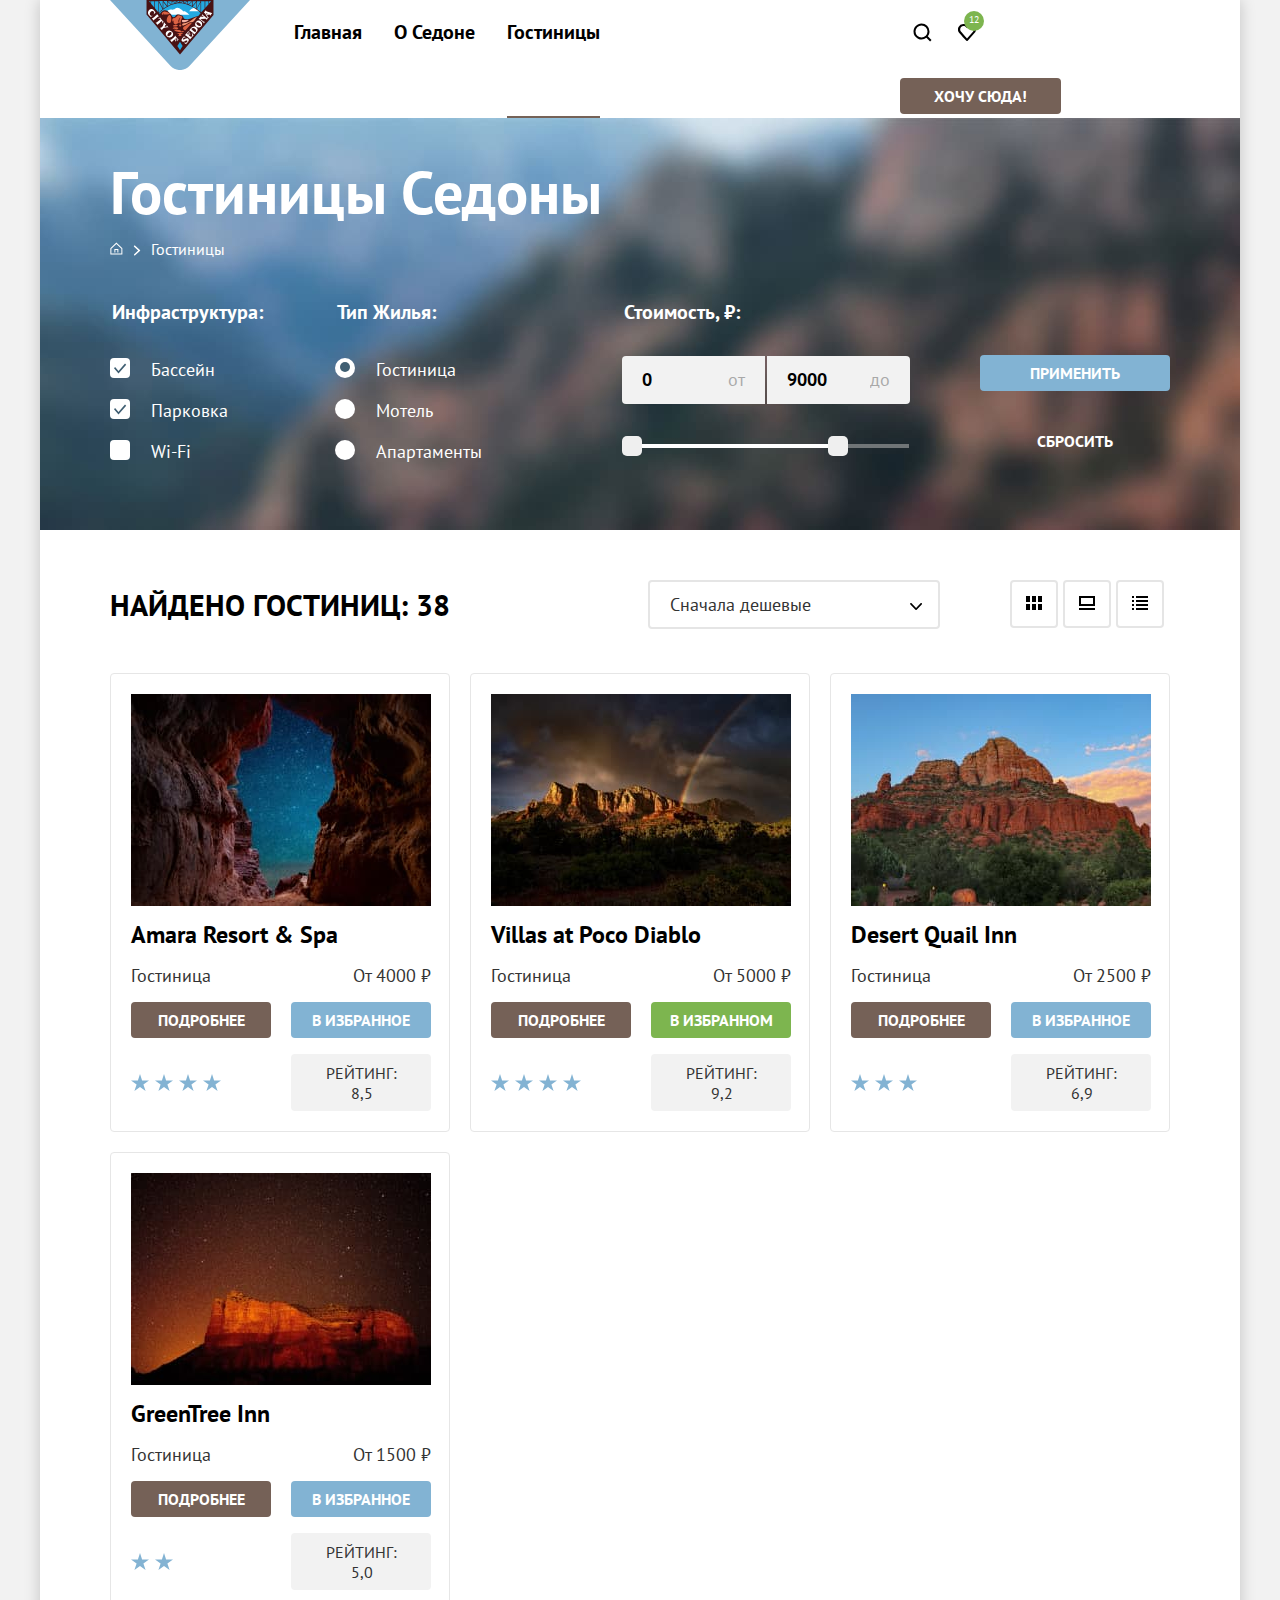
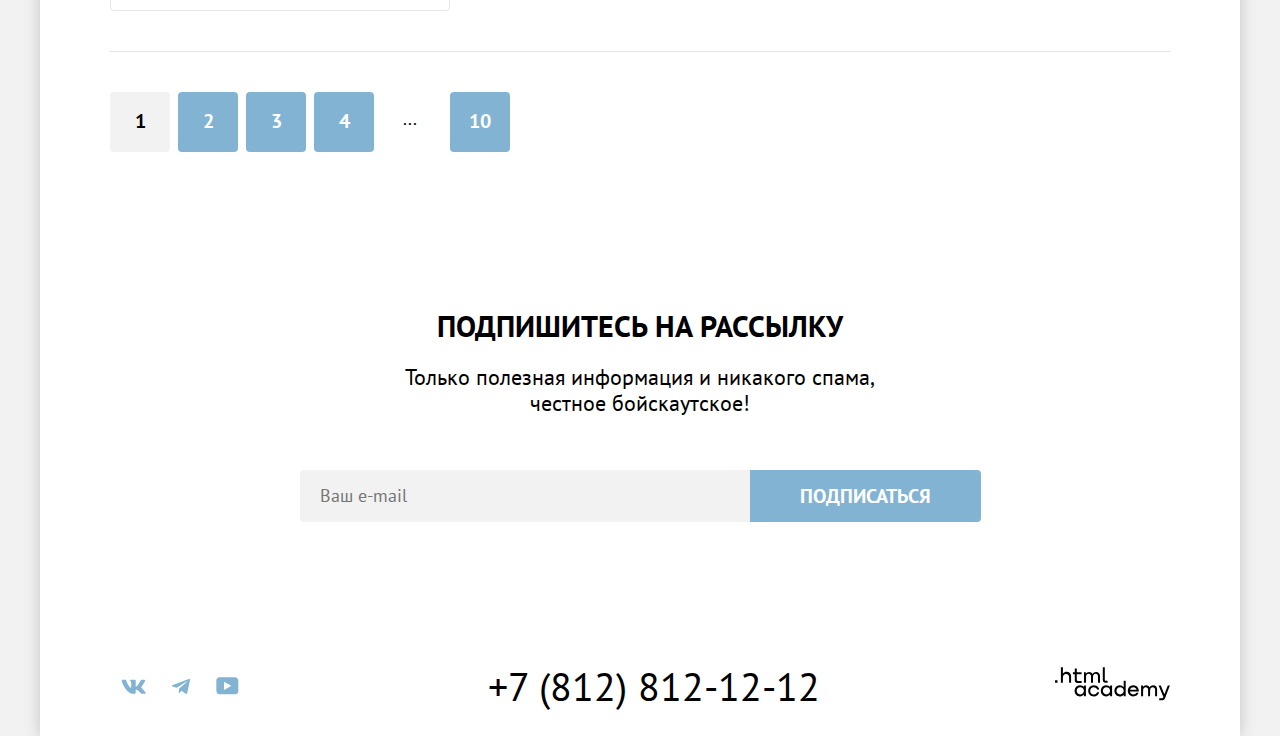
<file: catalog.html>
<!DOCTYPE html>
<html lang="ru">
  <head>
    <meta charset="UTF-8" />
    <title>Каталог</title>
    <link rel="icon" href="favicon.ico" />
    <link rel="icon" type="Image/png" href="Image/Png/favicon-32x32.png" />
    <link rel="stylesheet" href="style/style.css" />
  </head>

  <body>
    <div class="main-page">
      <header class="main-header">
        <nav class="navigation">
          <a aria-current="page">
            <img
              class="logo"
              src="Image/Svg/logo.svg"
              width="140"
              height="70"
              alt="Логотип компании"
            />
          </a>
          <ul class="navigation-list">
            <li class="navigation-item">
              <a class="navigation-link" href="index.html">Главная</a>
            </li>
            <li class="navigation-item">
              <a class="navigation-link" href="#">О Седоне</a>
            </li>
            <li class="navigation-item">
              <a class="navigation-link navigation-link-current" href="#"
                >Гостиницы</a
              >
            </li>
          </ul>
          <ul class="navigation-list navigation-user">
            <li class="navigation-user-search">
              <a class="navigation-link" href="#">
                <span class="visually-hidden">Поиск</span>
              </a>
            </li>
            <li class="navigation-user-like">
              <a class="navigation-link" href="#">
                <span class="visually-hidden">Избранное</span>
                <span class="number">12</span>
              </a>
            </li>
            <li class="navigation-user-button">
              <a class="navigation-link link-button" href="#">Хочу сюда!</a>
            </li>
          </ul>
        </nav>
      </header>

      <main class="main-inner">
        <section class="infrastructure-heder">
          <div class="inner-header">
            <h1 class="inner-header-tittle">Гостиницы Седоны</h1>
            <ul class="breadcrumbs">
              <li class="breadcrumbs-item">
                <a class="breadcrumbs-link" href="index.html">
                  <span class="visually-hidden">Главная</span>
                </a>
              </li>
              <li class="breadcrumbs-item">
                <a class="home-link">Гостиницы</a>
              </li>
            </ul>
          </div>
          <h2 class="visually-hidden">Список услуг</h2>
          <div class="infrastructure">
            <form
              class="catalog"
              action="https://echo.htmlacademy.ru/"
              method="get"
            >
              <fieldset class="catalog-filter-group-left">
                <legend class="catalog-filter-title">Инфраструктура:</legend>
                <ul class="catalog-filter-list">
                  <li class="catalog-filter-item">
                    <label class="control">
                      <input
                        class="control-checkbox"
                        type="checkbox"
                        name="Бассейн"
                        checked
                      />
                      <span class="text-checkbox">Бассейн</span>
                    </label>
                  </li>
                  <li class="catalog-filter-item">
                    <label class="control">
                      <input
                        class="control-checkbox"
                        type="checkbox"
                        name="Парковка"
                        checked
                      />
                      <span class="text-checkbox">Парковка</span>
                    </label>
                  </li>
                  <li class="catalog-filter-item">
                    <label class="control">
                      <input
                        class="control-checkbox"
                        type="checkbox"
                        name="Wi-Fi"
                      />
                      <span class="text-checkbox">Wi-Fi</span>
                    </label>
                  </li>
                </ul>
              </fieldset>

              <fieldset class="catalog-filter-group-right">
                <legend class="catalog-filter-title">Тип жилья:</legend>
                <ul class="catalog-filter-list">
                  <li class="catalog-filter-item">
                    <label class="control">
                      <input
                        class="control-input"
                        type="radio"
                        name="house-group"
                        value="Hotel"
                        checked
                      />
                      <span class="text-radio">Гостиница</span>
                    </label>
                  </li>
                  <li class="catalog-filter-item">
                    <label class="control">
                      <input
                        class="control-input"
                        type="radio"
                        name="house-group"
                        value="Motel"
                      />
                      <span class="text-radio">Мотель</span>
                    </label>
                  </li>
                  <li class="catalog-filter-item">
                    <label class="control">
                      <input
                        class="control-input"
                        type="radio"
                        name="house-group"
                        value="Apartments"
                      />
                      <span class="text-radio">Апартаменты</span>
                    </label>
                  </li>
                </ul>
              </fieldset>
              <fieldset class="catalog-filter-group">
                <legend class="catalog-filter-title">Стоимость, ₽:</legend>
                <div class="range-wrapper-inputs">
                  <div class="input-min">
                    <label class="catalog-filter-range">
                      <input
                        class="range-input min"
                        type="number"
                        value="0"
                        name="min-price"
                      /><span class="min-price">от</span>
                    </label>
                  </div>
                  <div class="input-max">
                    <label class="catalog-filter-range">
                      <input
                        class="range-input max"
                        type="number"
                        value="9000"
                        name="max-price"
                      /><span class="max-price">до</span>
                    </label>
                  </div>
                </div>
                <div class="range">
                  <div class="range-scale">
                    <div class="range-bar" style="left: 0; width: 207px">
                      <button type="button" class="range-toggle toggle-min">
                        <span class="visually-hidden"
                          >Изменить минимальную цену</span
                        >
                      </button>
                      <button type="button" class="range-toggle toggle-max">
                        <span class="visually-hidden"
                          >Изменить максимальную цену
                        </span>
                      </button>
                    </div>
                  </div>
                </div>
              </fieldset>

              <div class="button-container">
                <button class="button-blue" type="submit">Применить</button>
                <button class="button-reset" type="reset">Сбросить</button>
              </div>
            </form>
          </div>
        </section>

        <section class="select-control" aria-label="Сортировка">
          <h2 class="visually-hidden">Список гостиниц</h2>
          <div class="result">
            <h2 class="result-hotel">
              Найдено гостиниц: <output class="result-hotel">38</output>
            </h2>
            <div class="sorting-container">
              <select class="sorting" aria-label="Сортировка">
                <option value="popular">Сначала популярные</option>
                <option value="cheap" selected>Сначала дешевые</option>
                <option value="expensive">Сначала дорогие</option>
              </select>
              <div class="button-result">
                <button type="button" class="button-light button-cards">
                  <svg
                    xmlns="http://www.w3.org/2000/svg"
                    width="16"
                    height="14"
                    fill="#000000"
                    viewBox="0 0 16 14"
                  >
                    <path
                      fill-rule="evenodd"
                      d="M4 0H0v6h4V0ZM16 0h-4v6h4V0ZM10 0H6v6h4V0ZM4 8H0v6h4V8ZM16 8h-4v6h4V8ZM10 8H6v6h4V8Z"
                    />
                  </svg>
                  <span class="visually-hidden">Показать карточки</span>
                </button>
                <button type="button" class="button-light">
                  <svg
                    xmlns="http://www.w3.org/2000/svg"
                    width="16"
                    height="14"
                    fill="#000000"
                    viewBox="0 0 16 14"
                  >
                    <path
                      fill-rule="evenodd"
                      d="M16 12H0v2h16v-2ZM14 2v6H2V2h12Zm2-2H0v10h16V0Z"
                    />
                  </svg>
                  <span class="visually-hidden">Показать слайды</span>
                </button>
                <button type="button" class="button-light">
                  <svg
                    xmlns="http://www.w3.org/2000/svg"
                    width="16"
                    height="14"
                    fill="#000000"
                    viewBox="0 0 16 14"
                  >
                    <path
                      fill-rule="evenodd"
                      d="M2 0H0v2h2V0ZM16 0H4v2h12V0ZM2 4H0v2h2V4ZM16 4H4v2h12V4ZM2 8H0v2h2V8ZM16 8H4v2h12V8ZM2 12H0v2h2v-2ZM16 12H4v2h12v-2Z"
                    />
                  </svg>
                  <span class="visually-hidden">Показать список</span>
                </button>
              </div>
            </div>
          </div>

          <div class="hotel-block">
            <ul class="hotel-list">
              <li class="hotel-card">
                <a class="hotel-link-list" href="#">
                  <img
                    class="hotel-card-img"
                    src="Image/Jpg/hotel-1.jpg"
                    width="300"
                    height="212"
                    alt="фото каньона"
                  />
                  <h3 class="hotel-card-title">Amara Resort & Spa</h3>
                </a>
                <p class="hotel-price">Гостиница</p>
                <p class="hotel-price-min">Oт 4000 ₽</p>
                <a class="detailed" href="#">Подробнее</a>
                <button class="hotel-button-favourites" type="button">
                  в избранное
                </button>

                <div class="hotel-stars stars-4">
                  <span class="visually-hidden">4 звезды</span>
                </div>
                <p class="rating">Рейтинг: 8,5</p>
              </li>

              <li class="hotel-card">
                <a class="hotel-link-list" href="#">
                  <img
                    class="hotel-card-img"
                    src="Image/Jpg/hotel-2.jpg"
                    width="300"
                    height="212"
                    alt="фото каньона"
                  />
                  <h3 class="hotel-card-title">Villas at Poco Diablo</h3>
                </a>
                <p class="hotel-price">Гостиница</p>
                <p class="hotel-price-min">Oт 5000 ₽</p>
                <a class="detailed" href="#">Подробнее</a>
                <button
                  class="hotel-button-favourites button-green"
                  type="button"
                >
                  в избранном
                </button>

                <div class="hotel-stars stars-4">
                  <span class="visually-hidden">4 звезды</span>
                </div>
                <p class="rating">Рейтинг: 9,2</p>
              </li>
              <li class="hotel-card">
                <a class="hotel-link-list" href="#">
                  <img
                    class="hotel-card-img"
                    src="Image/Jpg/hotel-3.jpg"
                    width="300"
                    height="212"
                    alt="фото каньона"
                  />
                  <h3 class="hotel-card-title">Desert Quail Inn</h3>
                </a>
                <p class="hotel-price">Гостиница</p>
                <p class="hotel-price-min">Oт 2500 ₽</p>
                <a class="detailed" href="#">Подробнее</a>
                <button class="hotel-button-favourites" type="button">
                  в избранное
                </button>

                <div class="hotel-stars stars-3">
                  <span class="visually-hidden">4 звезды</span>
                </div>
                <p class="rating">Рейтинг: 6,9</p>
              </li>
              <li class="hotel-card">
                <a class="hotel-link-list" href="#">
                  <img
                    class="hotel-card-img"
                    src="Image/Jpg/hotel-4.jpg"
                    width="300"
                    height="212"
                    alt="фото каньона"
                  />
                  <h3 class="hotel-card-title">GreenTree Inn</h3>
                </a>
                <p class="hotel-price">Гостиница</p>
                <p class="hotel-price-min">Oт 1500 ₽</p>
                <a class="detailed" href="#">Подробнее</a>
                <button class="hotel-button-favourites" type="button">
                  в избранное
                </button>

                <div class="hotel-stars stars-2">
                  <span class="visually-hidden">4 звезды</span>
                </div>
                <p class="rating">Рейтинг: 5,0</p>
              </li>
            </ul>
          </div>
          <ul class="pagination">
            <li class="pagination-item">
              <a class="pagination-link pagination-current" href="#">1</a>
            </li>
            <li class="pagination-item">
              <a class="pagination-link" href="#">2</a>
            </li>
            <li class="pagination-item">
              <a class="pagination-link" href="#">3</a>
            </li>
            <li class="pagination-item">
              <a class="pagination-link" href="#">4</a>
            </li>
            <li class="skip">
              <span class="skip-item">...</span>
            </li>
            <li class="pagination-item">
              <a class="pagination-link" href="#">10</a>
            </li>
          </ul>
        </section>

        <div class="subscription-foot-catalog">
          <div class="subscription-foot-text">
            <h3 class="subscription-head-catalog">Подпишитесь на рассылку</h3>
            <p class="subscription-paragraph-catalog">
              Только полезная информация и никакого спама,<br />
              честное бойскаутское!
            </p>
          </div>

          <form
            class="subscription-form"
            action="https://echo.htmlacademy.ru/"
            method="post"
          >
            <input
              class="input-subscription"
              type="email"
              name="subscription-email"
              placeholder="Ваш e-mail"
              required
            />
            <button class="button" type="submit">Подписаться</button>
          </form>
        </div>
      </main>

      <footer class="page-footer">
        <div class="footer">
          <ul class="footer-social-list">
            <li class="footer-social-item">
              <a
                class="social-kontakt social-icon-footer"
                href="https://vk.com/htmlacademy"
              >
                <span class="visually-hidden">ВКонтакте</span>
                <svg
                  class="social-svg"
                  aria-hidden="true"
                  focusable="false"
                  xmlns="http://www.w3.org/2000/svg"
                  width="25"
                  height="15"
                  fill="#83B3D3"
                  viewBox="0 0 25 15"
                >
                  <path
                    d="M24.12 1.8c.16-.54 0-.94-.8-.94H20.7c-.67 0-.98.34-1.15.73 0 0-1.33 3.2-3.22 5.27-.61.6-.9.8-1.23.8-.16 0-.41-.2-.41-.75v-5.1c0-.66-.19-.95-.74-.95H9.82c-.42 0-.67.3-.67.59 0 .62.95.76 1.04 2.51v3.8c0 .83-.15.98-.48.98-.9 0-3.06-3.2-4.34-6.88-.25-.72-.5-1-1.18-1H1.57c-.75 0-.9.34-.9.73 0 .68.89 4.07 4.14 8.55 2.17 3.06 5.23 4.72 8 4.72 1.68 0 1.88-.37 1.88-1v-2.32c0-.74.16-.88.7-.88.38 0 1.05.19 2.6 1.66 1.79 1.75 2.08 2.54 3.08 2.54h2.63c.75 0 1.12-.37.9-1.1-.23-.72-1.08-1.77-2.2-3.02-.62-.71-1.54-1.48-1.82-1.86-.39-.5-.28-.71 0-1.15 0 0 3.2-4.42 3.54-5.93Z"
                    clip-rule="evenodd"
                  />
                </svg>
              </a>
            </li>
            <li class="footer-social-item">
              <a
                class="social-telegram social-icon-footer"
                href="https://t.me/htmlacademy"
              >
                <span class="visually-hidden">Телеграм</span>
                <svg
                  class="social-svg"
                  aria-hidden="true"
                  focusable="false"
                  xmlns="http://www.w3.org/2000/svg"
                  width="18"
                  height="16"
                  fill="#83B3D3"
                  viewBox="0 0 18 16"
                >
                  <path
                    d="M16.79.96.84 7.1c-1.09.44-1.08 1.05-.2 1.32l4.1 1.28 9.47-5.98c.44-.27.85-.13.52.17l-7.68 6.93-.28 4.22c.41 0 .6-.2.83-.41l1.99-1.94 4.13 3.06c.77.42 1.31.2 1.5-.71l2.72-12.8c.28-1.1-.43-1.61-1.16-1.28Z"
                  />
                </svg>
              </a>
            </li>

            <li class="footer-social-item">
              <a
                class="social-yotube social-icon-footer"
                href="https://www.youtube.com/user/htmlacademyru"
              >
                <span class="visually-hidden">Ютуб</span>
                <svg
                  class="social-svg"
                  aria-hidden="true"
                  focusable="false"
                  xmlns="http://www.w3.org/2000/svg"
                  width="23"
                  height="18"
                  fill="#83B3D3"
                  viewBox="0 0 23 18"
                >
                  <path
                    d="M18.94.36H3.51C1.65.36.33 1.95.33 3.76v10.09c0 1.91 1.32 3.5 3.18 3.5h15.65c1.64 0 3.17-1.59 3.17-3.4V3.76c-.22-1.8-1.53-3.4-3.39-3.4ZM7.99 12.89V4.82l7.34 4.04-7.34 4.03Z"
                  />
                </svg>
              </a>
            </li>
          </ul>

          <a class="footer-contacts-phone" href="tel:+78128121212">
            +7 (812) 812-12-12
          </a>

          <a class="htmlacademy-link" href="https://htmlacademy.ru/">
            <svg
              class="htmlacademy-link-svg"
              aria-hidden="true"
              focusable="false"
              xmlns="http://www.w3.org/2000/svg"
              width="115"
              height="34"
              fill="#000000"
              viewBox="0 0 115 34"
            >
              <path
                d="M0 13.26v2.6h2.5v-2.6H0ZM11.6 4.86c-1.6 0-2.8.7-3.6 1.7h-.1V.36h-2v15.5h2v-5.3c0-2.1 1.3-3.6 3.3-3.6 1.8 0 2.9 1.4 2.9 3.2v5.7h2v-6.1c.1-3-1.8-4.9-4.5-4.9ZM26.6 5.16h-4.8v-3.7h-2v3.8h-1.9v2h1.9v6c0 1.7 1 2.7 2.7 2.7h4.1v-2h-3.7c-.7 0-1.1-.4-1.1-1.1v-5.7h4.8v-2ZM41.1 4.96c-1.6 0-2.9.8-3.5 2.1h-.1c-.6-1.2-1.8-2.1-3.4-2.1-1.4 0-2.5.8-3.1 1.8h-.1v-1.6H29v10.6h2v-5.4c0-2 1-3.5 2.6-3.5 1.5 0 2.4 1 2.4 2.6v6.3h2v-5.6c0-2.4 1.4-3.3 2.6-3.3 1.5 0 2.4 1 2.4 2.6v6.3h2v-6.5c.1-2.5-1.4-4.3-3.9-4.3ZM47.8 13.06c0 1.7 1 2.7 2.8 2.7h2v-2h-1.7c-.7 0-1.1-.4-1.1-1.1V.36h-2v12.7ZM28.9 20.06c-.9-1.1-2.2-1.8-3.9-1.8-3.1 0-5.4 2.3-5.4 5.6s2.3 5.6 5.4 5.6c1.8 0 3-.8 3.8-1.9h.1v1.6h2v-10.6h-2v1.5Zm-3.6 7.4c-2.2 0-3.6-1.6-3.6-3.6s1.4-3.6 3.6-3.6 3.6 1.6 3.6 3.6c0 1.9-1.4 3.6-3.6 3.6ZM44.2 22.36c-.5-2.4-2.6-4.1-5.4-4.1a5.4 5.4 0 0 0-5.6 5.6c0 3.1 2.2 5.6 5.6 5.6 2.8 0 4.9-1.8 5.4-4.2h-2.1a3.4 3.4 0 0 1-3.3 2.3c-2.2 0-3.6-1.6-3.6-3.6s1.4-3.6 3.6-3.6c1.6 0 2.8 1 3.3 2.2h2.1v-.2ZM55.1 20.06c-.9-1.1-2.2-1.8-3.9-1.8-3.1 0-5.4 2.3-5.4 5.6s2.3 5.6 5.4 5.6c1.8 0 3-.8 3.8-1.9h.1v1.6h2v-10.6h-2v1.5Zm-3.6 7.4c-2.2 0-3.6-1.6-3.6-3.6s1.4-3.6 3.6-3.6 3.6 1.6 3.6 3.6c0 1.9-1.5 3.6-3.6 3.6ZM68.7 20.16c-.9-1.1-2.2-1.9-3.9-1.9-3.1 0-5.4 2.3-5.4 5.6s2.2 5.6 5.4 5.6c1.7 0 3-.8 3.8-1.8h.1v1.5h2v-15.4h-2v6.4Zm-3.6 7.3c-2.2 0-3.6-1.6-3.6-3.6s1.4-3.6 3.6-3.6 3.6 1.6 3.6 3.6c-.1 2-1.5 3.6-3.6 3.6ZM78.3 18.26c-3.3 0-5.5 2.5-5.5 5.6 0 3 2.1 5.6 5.5 5.6 2.5 0 4.5-1.3 5.2-3.6h-2.1c-.5 1-1.6 1.6-3 1.6-1.9 0-3.3-1.3-3.4-2.9h8.8c.2-3.6-2-6.3-5.5-6.3Zm0 1.9c1.7 0 3 1 3.3 2.6h-6.5c.3-1.5 1.5-2.6 3.2-2.6ZM98.2 18.26c-1.6 0-2.9.8-3.6 2h-.1c-.6-1.2-1.8-2-3.4-2-1.4 0-2.5.7-3.1 1.8v-1.5h-1.9v10.6h2v-5.4c0-2 1-3.4 2.6-3.5 1.5 0 2.4 1 2.4 2.6v6.3h2v-5.6c0-2.4 1.4-3.3 2.6-3.3 1.5 0 2.4 1 2.4 2.6v6.3h2v-6.5c.1-2.6-1.4-4.4-3.9-4.4ZM109.4 27.36l-3.6-8.9h-2.2l4.8 11.6c-.3.9-.7 1.2-1.7 1.2h-2.5v2h2.5c1.8 0 2.8-.8 3.5-2.6l4.7-12.2h-2.1l-3.4 8.9Z"
              />
            </svg>
          </a>
        </div>
      </footer>
    </div>
  </body>
</html>
</file>
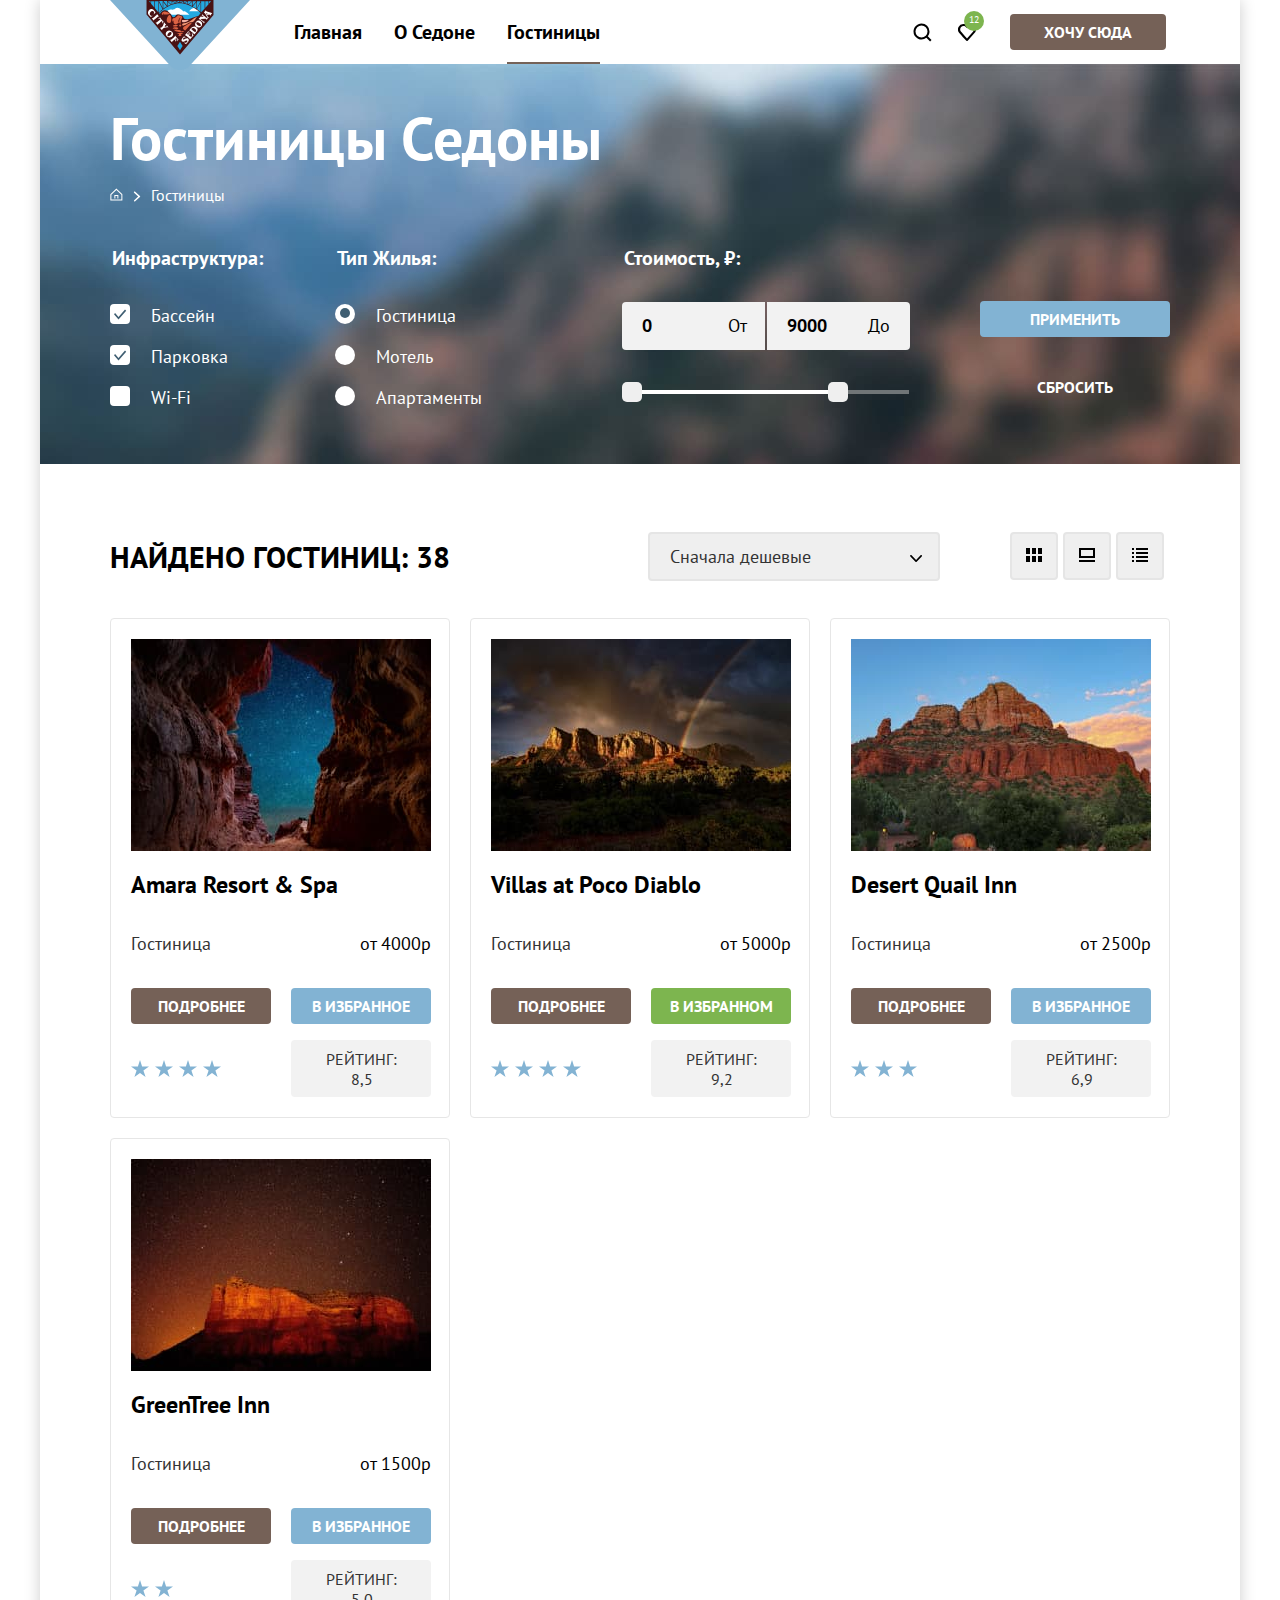
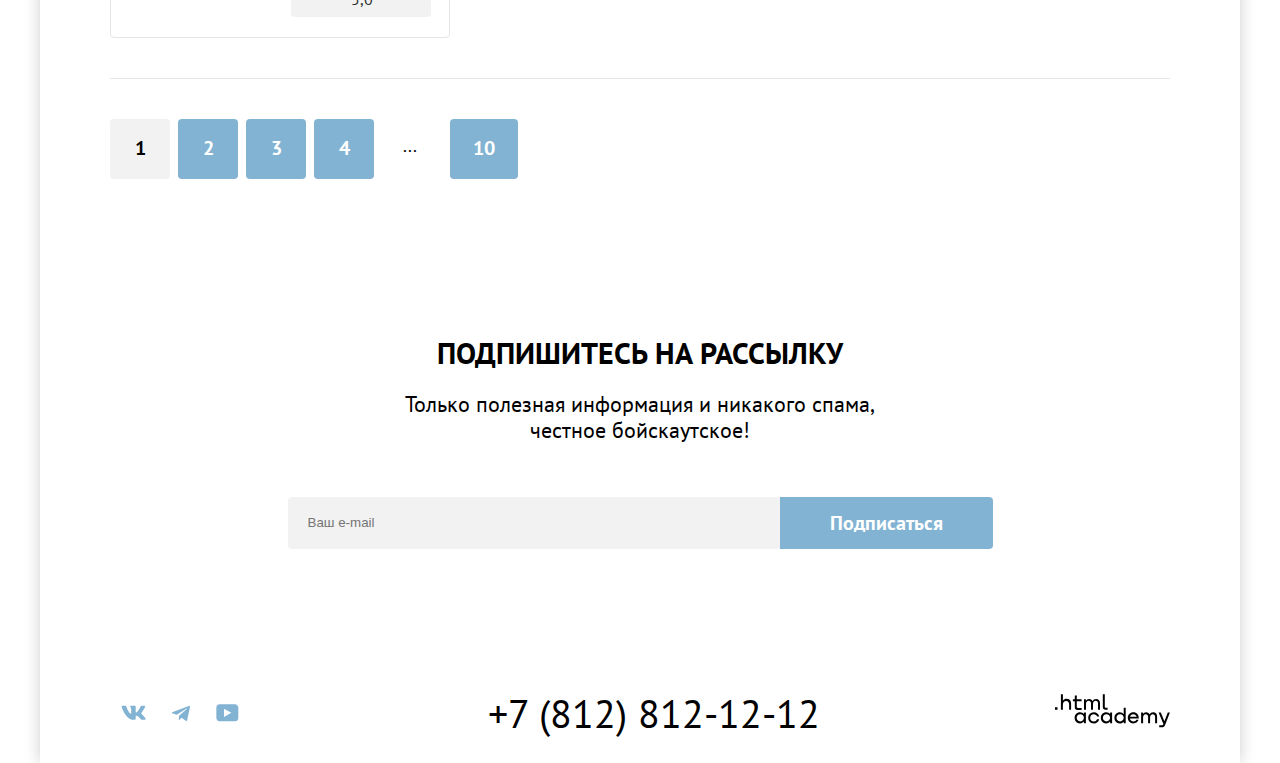
<file: 7/catalog.html>
<!DOCTYPE html>
<html lang="ru">
<head>
  <meta charset="UTF-8">
  <title>Каталог</title>
  <link rel="stylesheet" href="style/style.css">
  <base href="https://htmlacademy-htmlcss.github.io/2261675-sedona-36/7/">
</head>

<body>
  <header class="main-header">
    <nav class="navigation">
      <a aria-current="page">
        <img class="logo" src="/Image/Svg/logo.svg" width="140px" height="70" alt="Логотип компании">
      </a>
      <ul class="navigation-list">
        <li class="navigation-item">
          <a class="navigation-link" href="index.html">Главная</a>
        </li>
        <li class="navigation-item">
          <a class="navigation-link" href="#">О Седоне</a>
        </li>
        <li class="navigation-item">
          <a class="navigation-link navigation-link-current" href="#">Гостиницы</a>
        </li>
      </ul>
      <ul class="navigation-list navigation-user">
        <li class="navigation-user-search">
          <a class="navigation-link" href="#">
            <span class="visually-hidden">Поиск</span>
          </a>
        </li>
        <li class="navigation-user-like">
          <a class="navigation-link" href="#">
            <span class="visually-hidden">Избранное</span>
            <span class="number">12</span>
          </a>
        </li>
        <li class="navigation-user-button">
          <a class="navigation-link link-button" href="#">Хочу сюда</a>
        </li>
      </ul>
    </nav>
  </header>

  <main class="main-inner">

        <section class="infrastructure-heder">
          <div class="inner-header">
            <h1 class="inner-header-tittle">Гостиницы Седоны</h1>
            <ul class="breadcrumbs">
              <li class="breadcrumbs-item">
                <a class="breadcrumbs-link" href="index.html">
                  <span class="visually-hidden">Главная</span>
                </a>
              </li>
              <li class="breadcrumbs-item">
                <a class="home-link">Гостиницы</a>
              </li>
            </ul>
          </div>
          <h2 class="visually-hidden">Список услуг</h2>
          <div class="infrastructure">
            <form class="catalog" action="https://echo.htmlacademy.ru/" method="get">
              <fieldset class="catalog-filter-group-left">
                <legend class="catalog-filter-title">Инфраструктура:</legend>
                  <ul class="catalog-filter-list">
                    <li class="catalog-filter-item">
                      <label class="control">
                        <input class="control-checkbox" type="checkbox" name="Бассейн" checked>
                          <span class="text-checkbox">Бассейн</span>
                      </label>
                    </li>
                    <li class="catalog-filter-item">
                      <label class="control">
                        <input class="control-checkbox" type="checkbox" name="Парковка" checked>
                          <span class="text-checkbox">Парковка</span>
                      </label>
                    </li>
                    <li class="catalog-filter-item">
                      <label class="control">
                        <input class="control-checkbox" type="checkbox" name="Wi-Fi">
                          <span class="text-checkbox">Wi-Fi</span>
                      </label>
                    </li>
                  </ul>
              </fieldset>

              <fieldset class="catalog-filter-group-right">
                <legend class="catalog-filter-title">Тип жилья:</legend>
                  <ul class="catalog-filter-list">
                    <li class="catalog-filter-item">
                      <label class="control">
                        <input class="control-input" type="radio"  name="house-group" checked>
                          <span class="text-radio">Гостиница</span>
                      </label>
                    </li>
                    <li class="catalog-filter-item">
                      <label class="control">
                        <input class="control-input" type="radio"  name="house-group">
                        <span class="text-radio">Мотель</span>
                      </label>
                    </li>
                    <li class="catalog-filter-item">
                      <label class="control">
                        <input class="control-input" type="radio" name="house-group">
                        <span class="text-radio">Апартаменты</span>
                      </label>
                    </li>
                  </ul>
                </fieldset>
                <fieldset class="catalog-filter-group">
                  <legend class="catalog-filter-title">Стоимость, ₽:</legend>
                  <div class="range-wrapper-inputs">
                    <div class="input-min">
                      <label class="catalog-filter-range">
                      <input class="range-input min" type="number" value="0" name="min-price"><span class="min-price">от</span></input>
                      </label>
                    </div>
                    <div class="input-max">
                      <label class="catalog-filter-range">
                      <input class="range-input max" type="number" value="9000" name="max-price"><span class="max-price">до</span></input>
                      </label>
                    </div>
                  </div>
                  <div class="range">
                    <div class="range-scale">
                      <div class="range-bar" style="left: 0; width: 207px;">
                        <button type="button" class="range-toggle toggle-min">
                          <span class="visually-hidden">Изменить минимальную цену</span>
                        </button>
                        <button type="button" class="range-toggle toggle-max">
                          <span class="visually-hidden">Изменить максимальную цену </span>
                        </button>
                      </div>
                    </div>
                  </div>
                </fieldset>

                <div class="button-container">
                  <button class="button-blue" type="submit">Применить</button>
                  <button class="button-reset" type="reset">Сбросить</button>
                </div>

            </form>
          </div>
        </section>

        <section class="select-control" aria-label="Сортировка">
          <h2 class="visually-hidden">Список гостиниц</h2>
          <div class="result">
            <h2 class="result-hotel">Найдено гостиниц: <output class="result-hotel" >38</output></h2>
            <div class="sorting-container">
              <select class="sorting" aria-label="Сортировка">
                <option value="popular">Сначала популярные</option>
                <option value="cheap" selected>Сначала дешевые</option>
                <option value="expensive">Сначала дорогие</option>
              </select>
              <div class="button-result">
                <button type="button" class="button-light button-cards">
                  <svg xmlns="http://www.w3.org/2000/svg" width="16" height="14" fill="#000000" viewBox="0 0 16 14">
                    <path fill-rule="evenodd" d="M4 0H0v6h4V0ZM16 0h-4v6h4V0ZM10 0H6v6h4V0ZM4 8H0v6h4V8ZM16 8h-4v6h4V8ZM10 8H6v6h4V8Z"/>
                  </svg>
                  <span class="visually-hidden">Показать карточки</span>
                </button>
                <button type="button" class="button-light">
                  <svg xmlns="http://www.w3.org/2000/svg" width="16" height="14" fill="#000000" viewBox="0 0 16 14">
                    <path fill-rule="evenodd" d="M16 12H0v2h16v-2ZM14 2v6H2V2h12Zm2-2H0v10h16V0Z"/>
                  </svg>
                  <span class="visually-hidden">Показать слайды</span>
                </button>
                <button type="button" class="button-light">
                  <svg xmlns="http://www.w3.org/2000/svg" width="16" height="14" fill="#000000" viewBox="0 0 16 14">
                    <path fill-rule="evenodd" d="M2 0H0v2h2V0ZM16 0H4v2h12V0ZM2 4H0v2h2V4ZM16 4H4v2h12V4ZM2 8H0v2h2V8ZM16 8H4v2h12V8ZM2 12H0v2h2v-2ZM16 12H4v2h12v-2Z"/>
                  </svg>
                  <span class="visually-hidden">Показать список</span>
                </button>
              </div>
            </div>
          </div>


        <div class="hotel-block">
          <ul class="hotel-list">
            <li class="hotel-card">
              <a class="hotel-link-list" href="#">
                <img class="hotel-card-img" src="/Image/Jpg/hotel-1.jpg" width="300" height="212" alt="фото каньона">
                <h3 class="hotel-card-title">Amara Resort & Spa</h3>
              </a>
                <p class="hotel-price">Гостиница</p><p class="hotel-price-min">от 4000р</p>
                <a class="detailed" href="#">Подробнее</a>
                <button class="hotel-button-favourites" type="button">в избранное</button>

                <div class="hotel-stars stars-4">
                  <span class="visually-hidden">4 звезды</span>
                </div>
                <p class="rating">Рейтинг: 8,5</p>
            </li>

            <li class="hotel-card">
              <a class="hotel-link-list" href="#">
                <img class="hotel-card-img" src="/Image/Jpg/hotel-2.jpg" width="300" height="212" alt="фото каньона">
                <h3 class="hotel-card-title">Villas at Poco Diablo</h3>
              </a>
              <p class="hotel-price">Гостиница</p><p class="hotel-price-min">от 5000р</p>
                <a class="detailed" href="#">Подробнее</a>
                <button class="hotel-button-favourites button-green" type="button">в избранном</button>

                    <div class="hotel-stars stars-4">
                      <span class="visually-hidden">4 звезды</span>
                    </div>
                  <p class="rating">Рейтинг: 9,2</p>

            </li>
            <li class="hotel-card">
              <a class="hotel-link-list" href="#">
                <img class="hotel-card-img" src="/Image/Jpg/hotel-3.jpg" width="300" height="212" alt="фото каньона">
                <h3 class="hotel-card-title">Desert Quail Inn</h3>
              </a>
              <p class="hotel-price">Гостиница</p><p class="hotel-price-min">от 2500р</p>
                <a class="detailed" href="#">Подробнее</a>
                <button class="hotel-button-favourites" type="button">в избранное</button>

                    <div class="hotel-stars stars-3">
                      <span class="visually-hidden">4 звезды</span>
                    </div>
                  <p class="rating">Рейтинг: 6,9</p>

            </li>
            <li class="hotel-card">
              <a class="hotel-link-list" href="#">
                <img class="hotel-card-img" src="/Image/Jpg/hotel-4.jpg" width="300" height="212" alt="фото каньона">
                <h3 class="hotel-card-title">GreenTree Inn</h3>
              </a>
              <p class="hotel-price">Гостиница</p><p class="hotel-price-min">от 1500р</p>
                <a class="detailed" href="#">Подробнее</a>
                <button class="hotel-button-favourites" type="button">в избранное</button>

                    <div class="hotel-stars stars-2">
                      <span class="visually-hidden">4 звезды</span>
                    </div>
                  <p class="rating">Рейтинг: 5,0</p>
            </li>
          </ul>
        </div>
          <ul class="pagination">
            <li class="pagination-item">
              <a class="pagination-link pagination-current" href="#">1</a>
            </li>
            <li class="pagination-item">
              <a class="pagination-link" href="#">2</a>
            </li>
            <li class="pagination-item">
              <a class="pagination-link" href="#">3</a>
            </li>
            <li class="pagination-item">
              <a class="pagination-link" href="#">4</a>
            </li>
            <li class="skip">
              <span class="skip-item">...</span>
            </li>
            <li class="pagination-item">
              <a class="pagination-link" href="#">10</a>
            </li>
          </ul>
        </section>

  <div class="subscription-foot-catalog">
    <div class="subscription-foot-text">
      <h3 class="subscription-head-catalog  ">Подпишитесь на рассылку</h3>
      <p class="subscription-paragraph-catalog">Только полезная информация и никакого спама,<br> честное бойскаутское!</p>
    </div>

      <form class="subscription-form" action="https://echo.htmlacademy.ru/" method="post">
        <input class="input-subscription" type="email" name="subscription-email" placeholder="Ваш e-mail" type="email">
        <button class="button" type="submit">Подписаться</button>
      </form>
  </div>
  </main>



  <footer class="page-footer">
    <div class="footer">
      <ul class="footer-social-list">

        <li class="footer-social-item">
          <a class="social-kontakt social-icon-footer" href="https://vk.com/htmlacademy">
            <span class="visually-hidden">ВКонтакте</span>
            <svg class="social-svg" aria-hidden="true" focusable="false" xmlns="http://www.w3.org/2000/svg" width="25" height="15" fill="#83B3D3" viewBox="0 0 25 15">
              <path  d="M24.12 1.8c.16-.54 0-.94-.8-.94H20.7c-.67 0-.98.34-1.15.73 0 0-1.33 3.2-3.22 5.27-.61.6-.9.8-1.23.8-.16 0-.41-.2-.41-.75v-5.1c0-.66-.19-.95-.74-.95H9.82c-.42 0-.67.3-.67.59 0 .62.95.76 1.04 2.51v3.8c0 .83-.15.98-.48.98-.9 0-3.06-3.2-4.34-6.88-.25-.72-.5-1-1.18-1H1.57c-.75 0-.9.34-.9.73 0 .68.89 4.07 4.14 8.55 2.17 3.06 5.23 4.72 8 4.72 1.68 0 1.88-.37 1.88-1v-2.32c0-.74.16-.88.7-.88.38 0 1.05.19 2.6 1.66 1.79 1.75 2.08 2.54 3.08 2.54h2.63c.75 0 1.12-.37.9-1.1-.23-.72-1.08-1.77-2.2-3.02-.62-.71-1.54-1.48-1.82-1.86-.39-.5-.28-.71 0-1.15 0 0 3.2-4.42 3.54-5.93Z" clip-rule="evenodd"/>
            </svg>
          </a>
        </li>
        <li class="footer-social-item">
          <a class="social-telegram social-icon-footer" href="https://t.me/htmlacademy">
            <span class="visually-hidden">Телеграм</span>
            <svg class="social-svg" aria-hidden="true" focusable="false" xmlns="http://www.w3.org/2000/svg" width="18" height="16" fill="#83B3D3" viewBox="0 0 18 16">
              <path  d="M16.79.96.84 7.1c-1.09.44-1.08 1.05-.2 1.32l4.1 1.28 9.47-5.98c.44-.27.85-.13.52.17l-7.68 6.93-.28 4.22c.41 0 .6-.2.83-.41l1.99-1.94 4.13 3.06c.77.42 1.31.2 1.5-.71l2.72-12.8c.28-1.1-.43-1.61-1.16-1.28Z"/>
            </svg>
          </a>
        </li>

        <li class="footer-social-item">
          <a class="social-yotube social-icon-footer" href="https://www.youtube.com/user/htmlacademyru">
            <span class="visually-hidden">Ютуб</span>
            <svg class="social-svg" aria-hidden="true" focusable="false" xmlns="http://www.w3.org/2000/svg" width="23" height="18" fill="#83B3D3" viewBox="0 0 23 18">
              <path  d="M18.94.36H3.51C1.65.36.33 1.95.33 3.76v10.09c0 1.91 1.32 3.5 3.18 3.5h15.65c1.64 0 3.17-1.59 3.17-3.4V3.76c-.22-1.8-1.53-3.4-3.39-3.4ZM7.99 12.89V4.82l7.34 4.04-7.34 4.03Z"/>
            </svg>
          </a>
        </li>
      </ul>



      <a class="footer-contacts-phone" href="tel:+78128121212">
        +7 (812) 812-12-12
      </a>

      <a class="htmlacademy-link" href="https://htmlacademy.ru/">
        <svg class="htmlacademy-link-svg" aria-hidden="true" focusable="false" xmlns="http://www.w3.org/2000/svg" width="115" height="34" fill="#000000" viewBox="0 0 115 34">
          <path  d="M0 13.26v2.6h2.5v-2.6H0ZM11.6 4.86c-1.6 0-2.8.7-3.6 1.7h-.1V.36h-2v15.5h2v-5.3c0-2.1 1.3-3.6 3.3-3.6 1.8 0 2.9 1.4 2.9 3.2v5.7h2v-6.1c.1-3-1.8-4.9-4.5-4.9ZM26.6 5.16h-4.8v-3.7h-2v3.8h-1.9v2h1.9v6c0 1.7 1 2.7 2.7 2.7h4.1v-2h-3.7c-.7 0-1.1-.4-1.1-1.1v-5.7h4.8v-2ZM41.1 4.96c-1.6 0-2.9.8-3.5 2.1h-.1c-.6-1.2-1.8-2.1-3.4-2.1-1.4 0-2.5.8-3.1 1.8h-.1v-1.6H29v10.6h2v-5.4c0-2 1-3.5 2.6-3.5 1.5 0 2.4 1 2.4 2.6v6.3h2v-5.6c0-2.4 1.4-3.3 2.6-3.3 1.5 0 2.4 1 2.4 2.6v6.3h2v-6.5c.1-2.5-1.4-4.3-3.9-4.3ZM47.8 13.06c0 1.7 1 2.7 2.8 2.7h2v-2h-1.7c-.7 0-1.1-.4-1.1-1.1V.36h-2v12.7ZM28.9 20.06c-.9-1.1-2.2-1.8-3.9-1.8-3.1 0-5.4 2.3-5.4 5.6s2.3 5.6 5.4 5.6c1.8 0 3-.8 3.8-1.9h.1v1.6h2v-10.6h-2v1.5Zm-3.6 7.4c-2.2 0-3.6-1.6-3.6-3.6s1.4-3.6 3.6-3.6 3.6 1.6 3.6 3.6c0 1.9-1.4 3.6-3.6 3.6ZM44.2 22.36c-.5-2.4-2.6-4.1-5.4-4.1a5.4 5.4 0 0 0-5.6 5.6c0 3.1 2.2 5.6 5.6 5.6 2.8 0 4.9-1.8 5.4-4.2h-2.1a3.4 3.4 0 0 1-3.3 2.3c-2.2 0-3.6-1.6-3.6-3.6s1.4-3.6 3.6-3.6c1.6 0 2.8 1 3.3 2.2h2.1v-.2ZM55.1 20.06c-.9-1.1-2.2-1.8-3.9-1.8-3.1 0-5.4 2.3-5.4 5.6s2.3 5.6 5.4 5.6c1.8 0 3-.8 3.8-1.9h.1v1.6h2v-10.6h-2v1.5Zm-3.6 7.4c-2.2 0-3.6-1.6-3.6-3.6s1.4-3.6 3.6-3.6 3.6 1.6 3.6 3.6c0 1.9-1.5 3.6-3.6 3.6ZM68.7 20.16c-.9-1.1-2.2-1.9-3.9-1.9-3.1 0-5.4 2.3-5.4 5.6s2.2 5.6 5.4 5.6c1.7 0 3-.8 3.8-1.8h.1v1.5h2v-15.4h-2v6.4Zm-3.6 7.3c-2.2 0-3.6-1.6-3.6-3.6s1.4-3.6 3.6-3.6 3.6 1.6 3.6 3.6c-.1 2-1.5 3.6-3.6 3.6ZM78.3 18.26c-3.3 0-5.5 2.5-5.5 5.6 0 3 2.1 5.6 5.5 5.6 2.5 0 4.5-1.3 5.2-3.6h-2.1c-.5 1-1.6 1.6-3 1.6-1.9 0-3.3-1.3-3.4-2.9h8.8c.2-3.6-2-6.3-5.5-6.3Zm0 1.9c1.7 0 3 1 3.3 2.6h-6.5c.3-1.5 1.5-2.6 3.2-2.6ZM98.2 18.26c-1.6 0-2.9.8-3.6 2h-.1c-.6-1.2-1.8-2-3.4-2-1.4 0-2.5.7-3.1 1.8v-1.5h-1.9v10.6h2v-5.4c0-2 1-3.4 2.6-3.5 1.5 0 2.4 1 2.4 2.6v6.3h2v-5.6c0-2.4 1.4-3.3 2.6-3.3 1.5 0 2.4 1 2.4 2.6v6.3h2v-6.5c.1-2.6-1.4-4.4-3.9-4.4ZM109.4 27.36l-3.6-8.9h-2.2l4.8 11.6c-.3.9-.7 1.2-1.7 1.2h-2.5v2h2.5c1.8 0 2.8-.8 3.5-2.6l4.7-12.2h-2.1l-3.4 8.9Z"/>
        </svg>
      </a>

    </div>
   </footer>

</body>
</html>
</file>
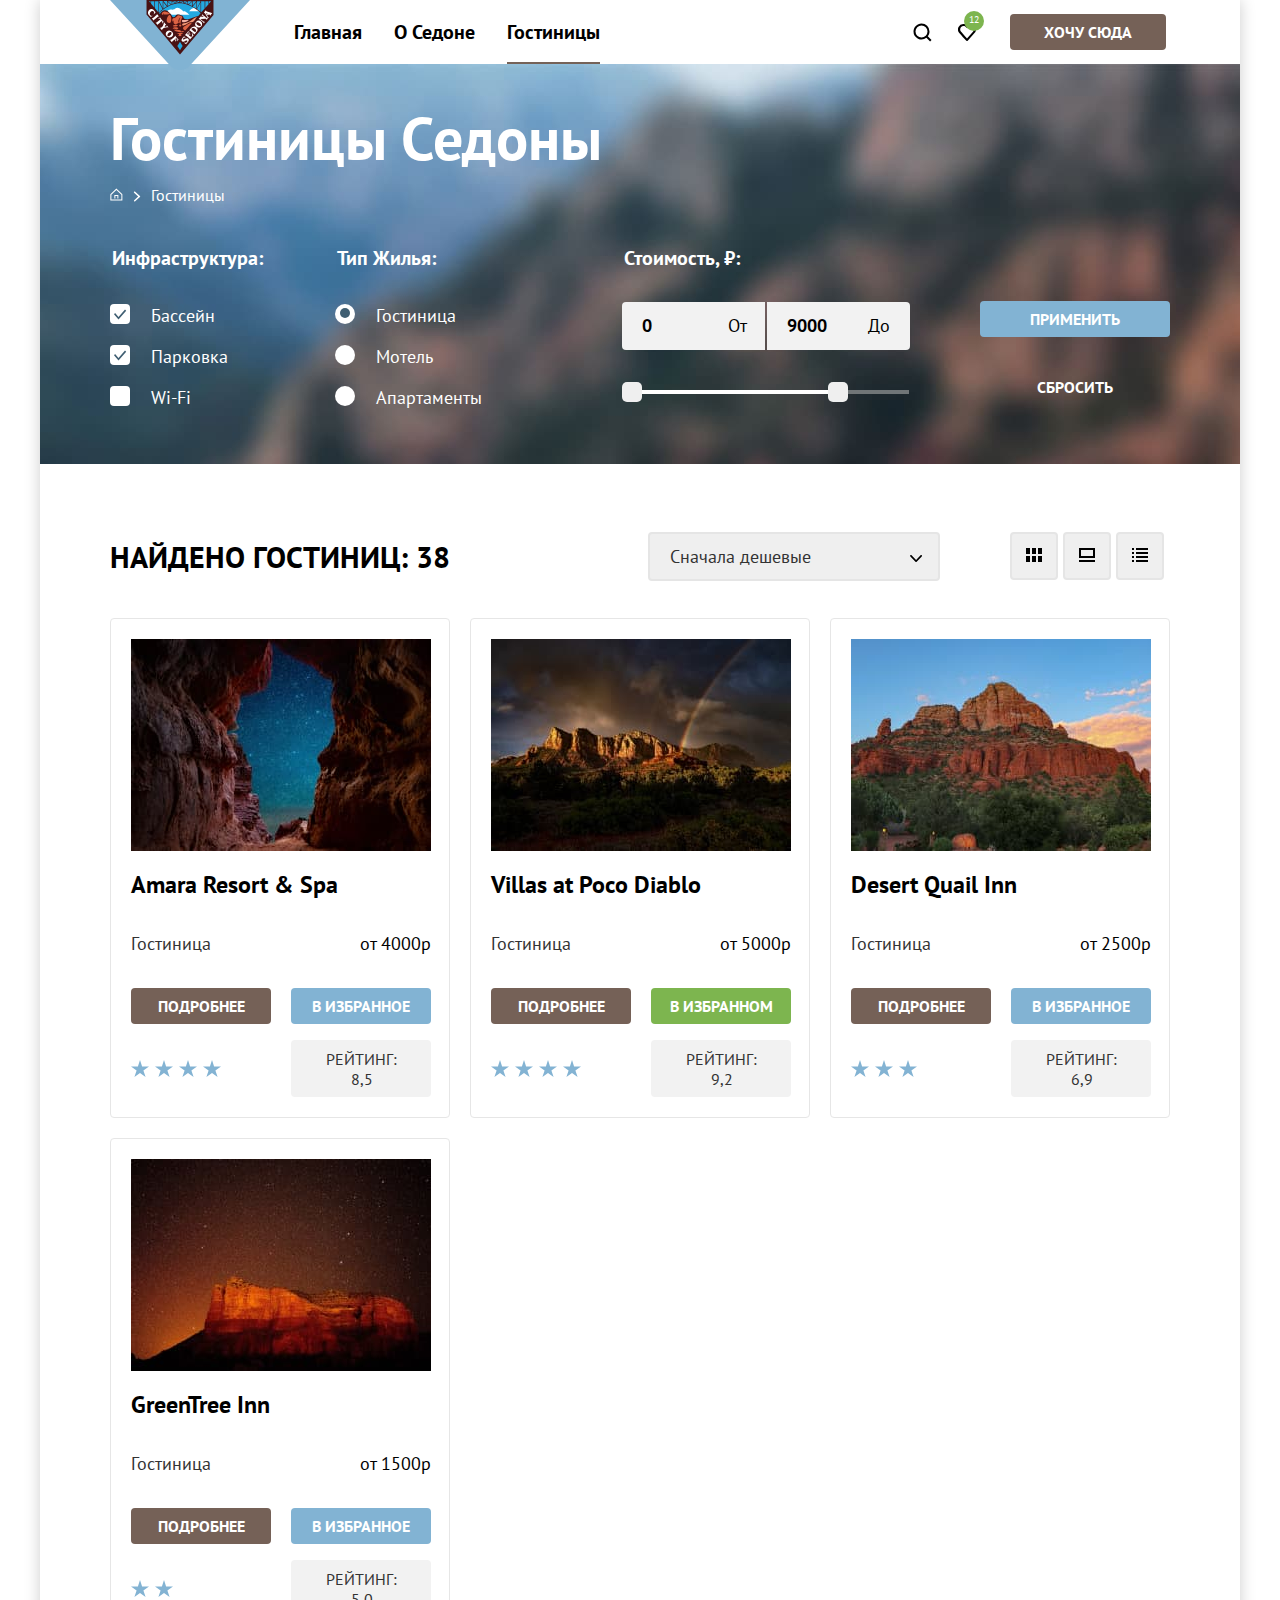
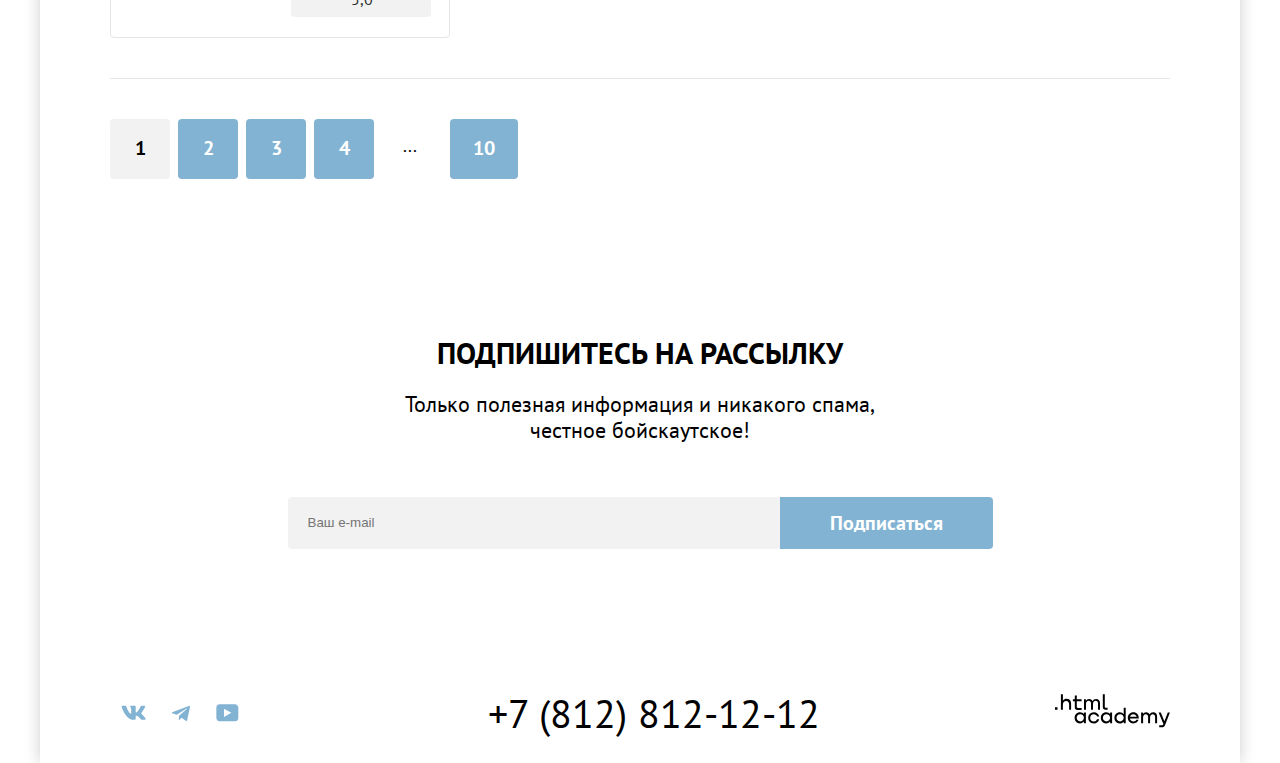
<file: 8/catalog.html>
<!DOCTYPE html>
<html lang="ru">
<head>
  <meta charset="UTF-8">
  <title>Каталог</title>
  <link rel="stylesheet" href="style/style.css">
  <base href="https://htmlacademy-htmlcss.github.io/2261675-sedona-36/8/">
</head>

<body>
  <header class="main-header">
    <nav class="navigation">
      <a aria-current="page">
        <img class="logo" src="/Image/Svg/logo.svg" width="140px" height="70" alt="Логотип компании">
      </a>
      <ul class="navigation-list">
        <li class="navigation-item">
          <a class="navigation-link" href="index.html">Главная</a>
        </li>
        <li class="navigation-item">
          <a class="navigation-link" href="#">О Седоне</a>
        </li>
        <li class="navigation-item">
          <a class="navigation-link navigation-link-current" href="#">Гостиницы</a>
        </li>
      </ul>
      <ul class="navigation-list navigation-user">
        <li class="navigation-user-search">
          <a class="navigation-link" href="#">
            <span class="visually-hidden">Поиск</span>
          </a>
        </li>
        <li class="navigation-user-like">
          <a class="navigation-link" href="#">
            <span class="visually-hidden">Избранное</span>
            <span class="number">12</span>
          </a>
        </li>
        <li class="navigation-user-button">
          <a class="navigation-link link-button" href="#">Хочу сюда</a>
        </li>
      </ul>
    </nav>
  </header>

  <main class="main-inner">

        <section class="infrastructure-heder">
          <div class="inner-header">
            <h1 class="inner-header-tittle">Гостиницы Седоны</h1>
            <ul class="breadcrumbs">
              <li class="breadcrumbs-item">
                <a class="breadcrumbs-link" href="index.html">
                  <span class="visually-hidden">Главная</span>
                </a>
              </li>
              <li class="breadcrumbs-item">
                <a class="home-link">Гостиницы</a>
              </li>
            </ul>
          </div>
          <h2 class="visually-hidden">Список услуг</h2>
          <div class="infrastructure">
            <form class="catalog" action="https://echo.htmlacademy.ru/" method="get">
              <fieldset class="catalog-filter-group-left">
                <legend class="catalog-filter-title">Инфраструктура:</legend>
                  <ul class="catalog-filter-list">
                    <li class="catalog-filter-item">
                      <label class="control">
                        <input class="control-checkbox" type="checkbox" name="Бассейн" checked>
                          <span class="text-checkbox">Бассейн</span>
                      </label>
                    </li>
                    <li class="catalog-filter-item">
                      <label class="control">
                        <input class="control-checkbox" type="checkbox" name="Парковка" checked>
                          <span class="text-checkbox">Парковка</span>
                      </label>
                    </li>
                    <li class="catalog-filter-item">
                      <label class="control">
                        <input class="control-checkbox" type="checkbox" name="Wi-Fi">
                          <span class="text-checkbox">Wi-Fi</span>
                      </label>
                    </li>
                  </ul>
              </fieldset>

              <fieldset class="catalog-filter-group-right">
                <legend class="catalog-filter-title">Тип жилья:</legend>
                  <ul class="catalog-filter-list">
                    <li class="catalog-filter-item">
                      <label class="control">
                        <input class="control-input" type="radio"  name="house-group" checked>
                          <span class="text-radio">Гостиница</span>
                      </label>
                    </li>
                    <li class="catalog-filter-item">
                      <label class="control">
                        <input class="control-input" type="radio"  name="house-group">
                        <span class="text-radio">Мотель</span>
                      </label>
                    </li>
                    <li class="catalog-filter-item">
                      <label class="control">
                        <input class="control-input" type="radio" name="house-group">
                        <span class="text-radio">Апартаменты</span>
                      </label>
                    </li>
                  </ul>
                </fieldset>
                <fieldset class="catalog-filter-group">
                  <legend class="catalog-filter-title">Стоимость, ₽:</legend>
                  <div class="range-wrapper-inputs">
                    <div class="input-min">
                      <label class="catalog-filter-range">
                      <input class="range-input min" type="number" value="0" name="min-price"><span class="min-price">от</span></input>
                      </label>
                    </div>
                    <div class="input-max">
                      <label class="catalog-filter-range">
                      <input class="range-input max" type="number" value="9000" name="max-price"><span class="max-price">до</span></input>
                      </label>
                    </div>
                  </div>
                  <div class="range">
                    <div class="range-scale">
                      <div class="range-bar" style="left: 0; width: 207px;">
                        <button type="button" class="range-toggle toggle-min">
                          <span class="visually-hidden">Изменить минимальную цену</span>
                        </button>
                        <button type="button" class="range-toggle toggle-max">
                          <span class="visually-hidden">Изменить максимальную цену </span>
                        </button>
                      </div>
                    </div>
                  </div>
                </fieldset>

                <div class="button-container">
                  <button class="button-blue" type="submit">Применить</button>
                  <button class="button-reset" type="reset">Сбросить</button>
                </div>

            </form>
          </div>
        </section>

        <section class="select-control" aria-label="Сортировка">
          <h2 class="visually-hidden">Список гостиниц</h2>
          <div class="result">
            <h2 class="result-hotel">Найдено гостиниц: <output class="result-hotel" >38</output></h2>
            <div class="sorting-container">
              <select class="sorting" aria-label="Сортировка">
                <option value="popular">Сначала популярные</option>
                <option value="cheap" selected>Сначала дешевые</option>
                <option value="expensive">Сначала дорогие</option>
              </select>
              <div class="button-result">
                <button type="button" class="button-light button-cards">
                  <svg xmlns="http://www.w3.org/2000/svg" width="16" height="14" fill="#000000" viewBox="0 0 16 14">
                    <path fill-rule="evenodd" d="M4 0H0v6h4V0ZM16 0h-4v6h4V0ZM10 0H6v6h4V0ZM4 8H0v6h4V8ZM16 8h-4v6h4V8ZM10 8H6v6h4V8Z"/>
                  </svg>
                  <span class="visually-hidden">Показать карточки</span>
                </button>
                <button type="button" class="button-light">
                  <svg xmlns="http://www.w3.org/2000/svg" width="16" height="14" fill="#000000" viewBox="0 0 16 14">
                    <path fill-rule="evenodd" d="M16 12H0v2h16v-2ZM14 2v6H2V2h12Zm2-2H0v10h16V0Z"/>
                  </svg>
                  <span class="visually-hidden">Показать слайды</span>
                </button>
                <button type="button" class="button-light">
                  <svg xmlns="http://www.w3.org/2000/svg" width="16" height="14" fill="#000000" viewBox="0 0 16 14">
                    <path fill-rule="evenodd" d="M2 0H0v2h2V0ZM16 0H4v2h12V0ZM2 4H0v2h2V4ZM16 4H4v2h12V4ZM2 8H0v2h2V8ZM16 8H4v2h12V8ZM2 12H0v2h2v-2ZM16 12H4v2h12v-2Z"/>
                  </svg>
                  <span class="visually-hidden">Показать список</span>
                </button>
              </div>
            </div>
          </div>


        <div class="hotel-block">
          <ul class="hotel-list">
            <li class="hotel-card">
              <a class="hotel-link-list" href="#">
                <img class="hotel-card-img" src="/Image/Jpg/hotel-1.jpg" width="300" height="212" alt="фото каньона">
                <h3 class="hotel-card-title">Amara Resort & Spa</h3>
              </a>
                <p class="hotel-price">Гостиница</p><p class="hotel-price-min">от 4000р</p>
                <a class="detailed" href="#">Подробнее</a>
                <button class="hotel-button-favourites" type="button">в избранное</button>

                <div class="hotel-stars stars-4">
                  <span class="visually-hidden">4 звезды</span>
                </div>
                <p class="rating">Рейтинг: 8,5</p>
            </li>

            <li class="hotel-card">
              <a class="hotel-link-list" href="#">
                <img class="hotel-card-img" src="/Image/Jpg/hotel-2.jpg" width="300" height="212" alt="фото каньона">
                <h3 class="hotel-card-title">Villas at Poco Diablo</h3>
              </a>
              <p class="hotel-price">Гостиница</p><p class="hotel-price-min">от 5000р</p>
                <a class="detailed" href="#">Подробнее</a>
                <button class="hotel-button-favourites button-green" type="button">в избранном</button>

                    <div class="hotel-stars stars-4">
                      <span class="visually-hidden">4 звезды</span>
                    </div>
                  <p class="rating">Рейтинг: 9,2</p>

            </li>
            <li class="hotel-card">
              <a class="hotel-link-list" href="#">
                <img class="hotel-card-img" src="/Image/Jpg/hotel-3.jpg" width="300" height="212" alt="фото каньона">
                <h3 class="hotel-card-title">Desert Quail Inn</h3>
              </a>
              <p class="hotel-price">Гостиница</p><p class="hotel-price-min">от 2500р</p>
                <a class="detailed" href="#">Подробнее</a>
                <button class="hotel-button-favourites" type="button">в избранное</button>

                    <div class="hotel-stars stars-3">
                      <span class="visually-hidden">4 звезды</span>
                    </div>
                  <p class="rating">Рейтинг: 6,9</p>

            </li>
            <li class="hotel-card">
              <a class="hotel-link-list" href="#">
                <img class="hotel-card-img" src="/Image/Jpg/hotel-4.jpg" width="300" height="212" alt="фото каньона">
                <h3 class="hotel-card-title">GreenTree Inn</h3>
              </a>
              <p class="hotel-price">Гостиница</p><p class="hotel-price-min">от 1500р</p>
                <a class="detailed" href="#">Подробнее</a>
                <button class="hotel-button-favourites" type="button">в избранное</button>

                    <div class="hotel-stars stars-2">
                      <span class="visually-hidden">4 звезды</span>
                    </div>
                  <p class="rating">Рейтинг: 5,0</p>
            </li>
          </ul>
        </div>
          <ul class="pagination">
            <li class="pagination-item">
              <a class="pagination-link pagination-current" href="#">1</a>
            </li>
            <li class="pagination-item">
              <a class="pagination-link" href="#">2</a>
            </li>
            <li class="pagination-item">
              <a class="pagination-link" href="#">3</a>
            </li>
            <li class="pagination-item">
              <a class="pagination-link" href="#">4</a>
            </li>
            <li class="skip">
              <span class="skip-item">...</span>
            </li>
            <li class="pagination-item">
              <a class="pagination-link" href="#">10</a>
            </li>
          </ul>
        </section>

  <div class="subscription-foot-catalog">
    <div class="subscription-foot-text">
      <h3 class="subscription-head-catalog  ">Подпишитесь на рассылку</h3>
      <p class="subscription-paragraph-catalog">Только полезная информация и никакого спама,<br> честное бойскаутское!</p>
    </div>

      <form class="subscription-form" action="https://echo.htmlacademy.ru/" method="post">
        <input class="input-subscription" type="email" name="subscription-email" placeholder="Ваш e-mail" type="email">
        <button class="button" type="submit">Подписаться</button>
      </form>
  </div>
  </main>



  <footer class="page-footer">
    <div class="footer">
      <ul class="footer-social-list">

        <li class="footer-social-item">
          <a class="social-kontakt social-icon-footer" href="https://vk.com/htmlacademy">
            <span class="visually-hidden">ВКонтакте</span>
            <svg class="social-svg" aria-hidden="true" focusable="false" xmlns="http://www.w3.org/2000/svg" width="25" height="15" fill="#83B3D3" viewBox="0 0 25 15">
              <path  d="M24.12 1.8c.16-.54 0-.94-.8-.94H20.7c-.67 0-.98.34-1.15.73 0 0-1.33 3.2-3.22 5.27-.61.6-.9.8-1.23.8-.16 0-.41-.2-.41-.75v-5.1c0-.66-.19-.95-.74-.95H9.82c-.42 0-.67.3-.67.59 0 .62.95.76 1.04 2.51v3.8c0 .83-.15.98-.48.98-.9 0-3.06-3.2-4.34-6.88-.25-.72-.5-1-1.18-1H1.57c-.75 0-.9.34-.9.73 0 .68.89 4.07 4.14 8.55 2.17 3.06 5.23 4.72 8 4.72 1.68 0 1.88-.37 1.88-1v-2.32c0-.74.16-.88.7-.88.38 0 1.05.19 2.6 1.66 1.79 1.75 2.08 2.54 3.08 2.54h2.63c.75 0 1.12-.37.9-1.1-.23-.72-1.08-1.77-2.2-3.02-.62-.71-1.54-1.48-1.82-1.86-.39-.5-.28-.71 0-1.15 0 0 3.2-4.42 3.54-5.93Z" clip-rule="evenodd"/>
            </svg>
          </a>
        </li>
        <li class="footer-social-item">
          <a class="social-telegram social-icon-footer" href="https://t.me/htmlacademy">
            <span class="visually-hidden">Телеграм</span>
            <svg class="social-svg" aria-hidden="true" focusable="false" xmlns="http://www.w3.org/2000/svg" width="18" height="16" fill="#83B3D3" viewBox="0 0 18 16">
              <path  d="M16.79.96.84 7.1c-1.09.44-1.08 1.05-.2 1.32l4.1 1.28 9.47-5.98c.44-.27.85-.13.52.17l-7.68 6.93-.28 4.22c.41 0 .6-.2.83-.41l1.99-1.94 4.13 3.06c.77.42 1.31.2 1.5-.71l2.72-12.8c.28-1.1-.43-1.61-1.16-1.28Z"/>
            </svg>
          </a>
        </li>

        <li class="footer-social-item">
          <a class="social-yotube social-icon-footer" href="https://www.youtube.com/user/htmlacademyru">
            <span class="visually-hidden">Ютуб</span>
            <svg class="social-svg" aria-hidden="true" focusable="false" xmlns="http://www.w3.org/2000/svg" width="23" height="18" fill="#83B3D3" viewBox="0 0 23 18">
              <path  d="M18.94.36H3.51C1.65.36.33 1.95.33 3.76v10.09c0 1.91 1.32 3.5 3.18 3.5h15.65c1.64 0 3.17-1.59 3.17-3.4V3.76c-.22-1.8-1.53-3.4-3.39-3.4ZM7.99 12.89V4.82l7.34 4.04-7.34 4.03Z"/>
            </svg>
          </a>
        </li>
      </ul>



      <a class="footer-contacts-phone" href="tel:+78128121212">
        +7 (812) 812-12-12
      </a>

      <a class="htmlacademy-link" href="https://htmlacademy.ru/">
        <svg class="htmlacademy-link-svg" aria-hidden="true" focusable="false" xmlns="http://www.w3.org/2000/svg" width="115" height="34" fill="#000000" viewBox="0 0 115 34">
          <path  d="M0 13.26v2.6h2.5v-2.6H0ZM11.6 4.86c-1.6 0-2.8.7-3.6 1.7h-.1V.36h-2v15.5h2v-5.3c0-2.1 1.3-3.6 3.3-3.6 1.8 0 2.9 1.4 2.9 3.2v5.7h2v-6.1c.1-3-1.8-4.9-4.5-4.9ZM26.6 5.16h-4.8v-3.7h-2v3.8h-1.9v2h1.9v6c0 1.7 1 2.7 2.7 2.7h4.1v-2h-3.7c-.7 0-1.1-.4-1.1-1.1v-5.7h4.8v-2ZM41.1 4.96c-1.6 0-2.9.8-3.5 2.1h-.1c-.6-1.2-1.8-2.1-3.4-2.1-1.4 0-2.5.8-3.1 1.8h-.1v-1.6H29v10.6h2v-5.4c0-2 1-3.5 2.6-3.5 1.5 0 2.4 1 2.4 2.6v6.3h2v-5.6c0-2.4 1.4-3.3 2.6-3.3 1.5 0 2.4 1 2.4 2.6v6.3h2v-6.5c.1-2.5-1.4-4.3-3.9-4.3ZM47.8 13.06c0 1.7 1 2.7 2.8 2.7h2v-2h-1.7c-.7 0-1.1-.4-1.1-1.1V.36h-2v12.7ZM28.9 20.06c-.9-1.1-2.2-1.8-3.9-1.8-3.1 0-5.4 2.3-5.4 5.6s2.3 5.6 5.4 5.6c1.8 0 3-.8 3.8-1.9h.1v1.6h2v-10.6h-2v1.5Zm-3.6 7.4c-2.2 0-3.6-1.6-3.6-3.6s1.4-3.6 3.6-3.6 3.6 1.6 3.6 3.6c0 1.9-1.4 3.6-3.6 3.6ZM44.2 22.36c-.5-2.4-2.6-4.1-5.4-4.1a5.4 5.4 0 0 0-5.6 5.6c0 3.1 2.2 5.6 5.6 5.6 2.8 0 4.9-1.8 5.4-4.2h-2.1a3.4 3.4 0 0 1-3.3 2.3c-2.2 0-3.6-1.6-3.6-3.6s1.4-3.6 3.6-3.6c1.6 0 2.8 1 3.3 2.2h2.1v-.2ZM55.1 20.06c-.9-1.1-2.2-1.8-3.9-1.8-3.1 0-5.4 2.3-5.4 5.6s2.3 5.6 5.4 5.6c1.8 0 3-.8 3.8-1.9h.1v1.6h2v-10.6h-2v1.5Zm-3.6 7.4c-2.2 0-3.6-1.6-3.6-3.6s1.4-3.6 3.6-3.6 3.6 1.6 3.6 3.6c0 1.9-1.5 3.6-3.6 3.6ZM68.7 20.16c-.9-1.1-2.2-1.9-3.9-1.9-3.1 0-5.4 2.3-5.4 5.6s2.2 5.6 5.4 5.6c1.7 0 3-.8 3.8-1.8h.1v1.5h2v-15.4h-2v6.4Zm-3.6 7.3c-2.2 0-3.6-1.6-3.6-3.6s1.4-3.6 3.6-3.6 3.6 1.6 3.6 3.6c-.1 2-1.5 3.6-3.6 3.6ZM78.3 18.26c-3.3 0-5.5 2.5-5.5 5.6 0 3 2.1 5.6 5.5 5.6 2.5 0 4.5-1.3 5.2-3.6h-2.1c-.5 1-1.6 1.6-3 1.6-1.9 0-3.3-1.3-3.4-2.9h8.8c.2-3.6-2-6.3-5.5-6.3Zm0 1.9c1.7 0 3 1 3.3 2.6h-6.5c.3-1.5 1.5-2.6 3.2-2.6ZM98.2 18.26c-1.6 0-2.9.8-3.6 2h-.1c-.6-1.2-1.8-2-3.4-2-1.4 0-2.5.7-3.1 1.8v-1.5h-1.9v10.6h2v-5.4c0-2 1-3.4 2.6-3.5 1.5 0 2.4 1 2.4 2.6v6.3h2v-5.6c0-2.4 1.4-3.3 2.6-3.3 1.5 0 2.4 1 2.4 2.6v6.3h2v-6.5c.1-2.6-1.4-4.4-3.9-4.4ZM109.4 27.36l-3.6-8.9h-2.2l4.8 11.6c-.3.9-.7 1.2-1.7 1.2h-2.5v2h2.5c1.8 0 2.8-.8 3.5-2.6l4.7-12.2h-2.1l-3.4 8.9Z"/>
        </svg>
      </a>

    </div>
   </footer>

</body>
</html>
</file>
<file: style/style.css>
@font-face {
  font-family: "PT Sans";
  font-style: normal;
  font-weight: 400;
  src: url("../fonts/ptsans-400.woff2") format("woff2");
  font-display: swap;
}

@font-face {
  font-family: "PT Sans";
  font-style: normal;
  font-weight: 700;
  src: url("../fonts/ptsans-700.woff2") format("woff2");
  font-display: swap;
}

html {
  height: 100%;
}

body {
  width: 1280px;
  margin: 0 auto;
  min-height: 100%;
  font-family: "PT Sans", sans-serif;
  font-size: 18px;
  line-height: 21px;
  color: #000000;
  background-color: #f2f2f2;
}

.main-page {
  width: 1200px;
  background-color: #ffffff;
  box-shadow: 0 0 15px rgba(0, 0, 0, 0.2);
  margin: 0 auto;
}

.visually-hidden {
  position: absolute;
  width: 1px;
  height: 1px;
  margin: -1px;
  border: 0;
  padding: 0;
  white-space: nowrap;
  clip-path: inset(100%);
  clip: rect(0 0 0 0);
  overflow: hidden;
}

.main-container {
  flex-grow: 1;
}

.logo {
  position: relative;
  margin-right: 28px;
}

.navigation {
  display: flex;
  width: 1060px;
  margin: 0 auto;
  margin-bottom: -10px;
}

.navigation-list {
  display: flex;
  flex-wrap: wrap;
  width: 340px;
  margin: 0;
  padding: 0;
  position: relative;
  list-style-type: none;
}

.navigation-user {
  width: 270px;
  margin-left: auto;
}

.navigation-user .navigation-link {
  min-height: 20px;
  min-width: 20px;
}

.navigation-user-search .navigation-link {
  background-image: url("../Image/Svg/search.svg");
  background-repeat: no-repeat;
  background-position: center;
  padding: 22px 12px;
}

.navigation-user-like .navigation-link {
  background-image: url("../Image/Svg/Like.svg");
  background-repeat: no-repeat;
  background-position: center;
  padding: 22px 13px 22px 13px;
  margin-right: 20px;
  position: relative;
}

.number {
  font-family: "PT Sans", sans-serif;
  font-style: normal;
  font-weight: 400;
  font-size: 10px;
  line-height: 10px;
  color: #ffffff;
}

.number {
  position: absolute;
  content: "";
  box-sizing: border-box;
  min-width: 20px;
  height: 20px;
  left: 20px;
  top: 11px;
  background-color: #7db54f;
  border-radius: 10px;
  text-align: center;
  padding: 4px;
}

.navigation-item {
  position: relative;
}

.navigation-link-current::before {
  position: absolute;
  bottom: 10px;
  left: 16px;
  right: 16px;
  height: 2px;
  background-color: #756257;
  content: "";
}

.logo-medium {
  padding-top: 51px;
  display: block;
  margin: 0 auto;
}

.main-header {
  color: #000000;
  background-color: #ffffff;
}

.navigation-link {
  font-family: inherit;
  margin: 0;
  display: block;
  padding: 20px 16px;
  font-style: normal;
  font-weight: bold;
  font-size: 20px;
  line-height: 24px;
  color: inherit;
  text-align: center;
  text-decoration: none;
  text-transform: capitalize;
}

.link-button {
  margin: 14px 0;
  display: inline-block;
  font-style: normal;
  font-weight: 700;
  font-size: 16px;
  line-height: 20px;
  text-align: center;
  text-transform: uppercase;
  text-decoration: none;
  color: #ffffff;
  background-color: #756157;
  border: none;
  padding: 8px 34px;
  border-radius: 4px;
  cursor: pointer;
}

.main-logo {
  min-height: 485px;
  background-image: url("../Image/Svg/hero-end.svg"),
    url("../Image/Jpg/index-background.jpg");
  background-size: 100% auto, 100% auto;
  background-repeat: no-repeat, repeat-y;
  background-position: bottom center, top center;
  background-color: #222c37;
}

.slogan {
  width: 651px;
  display: block;
  margin: 0 auto;
  margin-top: 69px;
}

.slogan-header {
  margin-top: 0;
  margin-bottom: 25px;
  font-style: normal;
  font-weight: 700;
  font-size: 30px;
  line-height: 36px;
  text-align: center;
  text-transform: uppercase;
}

.slogan-text,
.slogan-text-services {
  margin: 0;
  font-style: normal;
  font-weight: 400;
  font-size: 22px;
  line-height: 26px;
  text-align: center;
}

.advantages {
  margin: 0;
  padding: 0;
}

.advantages-item {
  display: block;
  padding: 112px 85px;
}

.advantages-title-blue,
.advantages-title-blue2 {
  display: block;
  padding: 102px 85px;
}

.advantages-title {
  margin-top: 0;
  margin-bottom: 62px;
}

.advantages-list {
  margin: 0;
  padding: 0;
  display: grid;
  grid-template-columns: 400px 400px 400px;
  grid-template-rows: repeat(3, auto);
  grid-template-areas:
    "top top-mid top-mid"
    "mid-left mid-mid mid-right"
    "bot bot bot-right";
}

.advantages-title-blue {
  grid-area: top;
}

.pic-right {
  grid-area: top-mid;
}

.pic-left {
  grid-area: bot;
}

.advantages-title {
  font-style: normal;
  font-weight: 700;
  font-size: 24px;
  line-height: 28px;
  text-align: center;
  text-transform: uppercase;
}

.advanteges-paragraph {
  font-style: normal;
  font-weight: 400;
  font-size: 18px;
  line-height: 21px;
  text-align: center;
  margin: 0;
}

.advantages-title-blue,
.advantages-title-blue2 {
  color: #ffffff;
  background-color: #82b3d3;
}

.advantages-title-border {
  position: relative;
}

.advantages-title-border::after {
  position: absolute;
  content: "";
  left: 85px;
  right: 85px;
  bottom: -30px;
  height: 2px;
  background-color: rgba(255, 255, 255, 0.3);
}

.advantages-title-borderGreen {
  position: relative;
}

.advantages-title-borderGreen::after {
  position: absolute;
  content: "";
  left: 85px;
  right: 85px;
  bottom: -30px;
  height: 2px;
  background-color: rgba(0, 0, 0, 0.3);
}

.advantages-item-green {
  background-color: rgba(131, 179, 211, 0.2);
}

.color-blue {
  background: rgba(131, 179, 211, 0.12);
}

.slogan-services {
  width: 505px;
  display: block;
  margin: 0 auto;
  margin-top: 64px;
}

.slogan-text {
  margin-top: 0;
  margin-bottom: 90px;
}

.slogan-text-services {
  margin-top: 0;
  margin-bottom: 64px;
}

.services-heading {
  font-style: normal;
  font-weight: 700;
  font-size: 24px;
  line-height: 28px;
  text-align: center;
  text-transform: uppercase;
  margin: 0 0 30px;
}

.services-paragraph {
  font-style: normal;
  font-weight: 400;
  font-size: 18px;
  line-height: 21px;
  text-align: center;
  color: #333333;
  margin: 0;
}

.services-list {
  padding: 0;
  margin: 0;
  display: flex;
  flex-wrap: wrap;
  list-style-type: none;
}

.servisec-item-text {
  padding: 180px 81px 85px;
  margin: 0;
  text-align: center;
}

.services-item-food {
  width: 400px;
  min-height: 385px;
  background-image: url("../Image/Svg/food-icon.svg");
  background-repeat: no-repeat;
  background-position: 162px 81px;
}

.services-item-house {
  width: 400px;
  min-height: 385px;
  background-image: url("../Image/Svg/house-icon.svg");
  background-repeat: no-repeat;
  background-position: 162px 81px;
}

.services-item-gift {
  width: 400px;
  min-height: 385px;
  background-image: url("../Image/Svg/gift-icon.svg");
  background-repeat: no-repeat;
  background-position: 170px 78px;
}

.search-head {
  font-style: normal;
  font-weight: 700;
  font-size: 30px;
  line-height: 36px;
  text-align: center;
  text-transform: uppercase;
}

.search-foot {
  font-weight: 400;
  font-size: 22px;
  line-height: 26px;
  text-align: center;
  color: #333333;
}

.search {
  margin: 0 auto;
  width: 592px;
  margin-bottom: 96px;
}

.search-head {
  margin-bottom: 20px;
  margin-top: 93px;
}

.search-foot {
  margin-top: 0;
  margin-bottom: 54px;
}

.button-search {
  box-sizing: border-box;
  font-family: "PT Sans", sans-serif;
  font-style: normal;
  font-weight: 700;
  font-size: 20px;
  line-height: 36px;
  text-align: center;
  text-transform: uppercase;
  text-decoration: none;
  color: #ffffff;
  background: #756157;
  padding: 8px 50px 8px 50px;
  border-radius: 4px;
  width: 376px;
  display: block;
  margin: 0 auto;
}

.subscription-foot-text {
  display: block;
}

.subscription-form {
  box-sizing: border-box;
  display: flex;
  flex-direction: row;
  justify-content: center;
  padding-bottom: 104px;
}

.input-subscription {
  font-family: "PT Sans", sans-serif;
  font-style: normal;
  font-weight: 400;
  font-size: 18px;
  line-height: 24px;
  width: 410px;
  padding: 12px 20px;
  border-radius: 4px 0 0 4px;
  background: #f2f2f2;
  border: none;
}

.subscription-head {
  font-weight: 700;
  font-size: 30px;
  line-height: 36px;
  text-align: center;
  text-transform: uppercase;
  color: #ffffff;
  margin-top: 0;
  margin-bottom: 20px;
  padding-top: 96px;
}

.subscription-paragraph {
  font-style: normal;
  font-weight: 400;
  font-size: 22px;
  line-height: 26px;
  text-align: center;
  color: #ffffff;
  margin-top: 0;
  margin-bottom: 54px;
}

.button {
  font-family: "PT Sans", sans-serif;
  font-style: normal;
  font-weight: 700;
  font-size: 20px;
  line-height: 36px;
  text-transform: uppercase;
  padding: 8px 50px;
  color: #ffffff;
  background: #82b3d3;
  border: #82b3d3;
  border-radius: 0 4px 4px 0;
  cursor: pointer;
}

.subscription-foot {
  min-height: 415px;
  background-image: url("../Image/Jpg/Subscribe.jpg");
  background-repeat: no-repeat;
  background-size: 100% auto;
  background-color: #222c37;
}

.footer {
  display: flex;
  justify-content: space-between;
  padding: 40px 70px 30px;
}

.footer-contacts-phone {
  align-self: center;
  justify-content: center;
  font-style: normal;
  font-weight: 400;
  font-size: 40px;
  line-height: 40px;
  text-align: center;
  color: #000000;
  text-transform: uppercase;
  text-decoration: none;
}

.footer-social-list {
  display: flex;
  flex-wrap: wrap;
  width: 142px;
  margin: 0;
  margin-right: auto;
  padding: 0;
  justify-content: flex-start;
  list-style-type: none;
}

.social-icon-footer {
  display: flex;
  justify-content: center;
  align-items: center;
  width: 47px;
  height: 40px;
  background-repeat: no-repeat;
  background-position: center;
  box-sizing: border-box;
}

.social-kontakt {
  padding: 13px 11px;
}

.social-telegram {
  padding: 12px 14px;
}

.social-yotube {
  padding: 11px 12px;
}

.footer-contacts-phone {
  margin: 0 auto;
}

.link-button:hover,
.button-search:hover,
.detailed:hover {
  background-color: #615048;
}
.link-button:focus,
.button-search:focus,
.detailed:focus {
  background-color: #615048;
}

.link-button:active,
.button-search:active,
.detailed:active {
  background-color: #756157;
  color: rgba(255, 255, 255, 0.3);
}

.button:hover,
.hotel-button-favourites:hover,
.button-blue:hover,
.submit-button:hover {
  background-color: #68a2ca;
}

.button:focus,
.hotel-button-favourites:focus,
.button-blue:focus,
.submit-button:focus {
  background-color: #68a2ca;
}

.button:active,
.hotel-button-favourites:active,
.button-blue:active,
.submit-button:active {
  background-color: #82b3d3;
  color: rgba(255, 255, 255, 0.3);
}

.button:disabled,
.hotel-button-favourites:disabled,
.button-blue:disabled,
.submit-button:disabled {
  background-color: #e5e5e5;
}

.button-green:hover {
  background-color: #6c9e42;
}

.button-green:focus {
  background-color: #6c9e42;
}

.button-green:active {
  background-color: #7db54f;
  color: rgba(255, 255, 255, 0.3);
}

.button-green:disabled {
  background-color: #e5e5e5;
}

.social-icon-footer:hover .social-svg {
  fill: #68a2ca;
}

.social-icon-footer:focus .social-svg {
  fill: #68a2ca;
}

.social-icon-footer:active .social-svg {
  fill: rgba(104, 162, 202, 0.3);
}

.footer-contacts-phone:hover {
  color: #756157;
}

.footer-contacts-phone:focus {
  color: #756157;
}

.footer-contacts-phone:active {
  color: rgba(117, 97, 87, 0.3);
}

.htmlacademy-link {
  margin: auto 0;
  margin-left: auto;
  padding: 0;
}

.htmlacademy-link:hover .htmlacademy-link-svg {
  fill: #756157;
}

.htmlacademy-link:focus .htmlacademy-link-svg {
  fill: #756157;
}

.htmlacademy-link:active .htmlacademy-link-svg {
  fill: rgba(117, 97, 87, 0.3);
}

.link-button:disabled,
.button:disabled,
.button-search:disabled {
  background-color: #e5e5e5;
  opacity: 0.5;
}

/* каталог */
.infrastructure-heder {
  padding: 35px 70px 70px 70px;
}

.inner-header {
  margin: 0 0 40px;
}

.inner-header h1 {
  margin-bottom: 8px;
}

.infrastructure-heder {
  background-image: url("../Image/Jpg/filter.jpg");
  background-size: cover;
  background-repeat: no-repeat;
  background-color: #82b3d3;
  color: #ffffff;
}

.breadcrumbs {
  display: flex;
  margin: 0;
  padding: 0;
  list-style-type: none;
  overflow: hidden;
  word-break: break-all;
}

.breadcrumbs-link {
  background-image: url("../Image/Svg/home-main.svg");
  background-repeat: no-repeat;
  background-position: left bottom;
  width: 13px;
  height: 13px;
  margin-right: 10px;
}

.breadcrumbs-item {
  display: inline-block;
  margin: 0;
  padding: 0;
  position: relative;
}

.breadcrumbs-item a {
  font-size: 16px;
  line-height: 21px;
  font-weight: 400;
  text-decoration: none;
  color: inherit;
  display: inline-block;
}

.breadcrumbs-item:not(:first-child) a {
  padding: 0 5px;
  margin: 0 5px;
}

.breadcrumbs-item:not(:last-child) {
  margin-right: 8px;
}

.breadcrumbs-item:not(:last-child)::after {
  content: "";
  display: inline-block;
  background-image: url("../Image/Svg/arrow-right.svg");
  background-position: center;
  background-repeat: no-repeat;
  margin: 0;
  width: 8px;
  height: 12px;
  position: absolute;
  top: 5px;
}

.infrastructure {
  width: 1060px;
  padding: 0;
  margin: 0;
}

.catalog {
  font-family: "PT Sans", sans-serif;
  font-style: normal;
  font-weight: 700;
  font-size: 20px;
  line-height: 24px;
  text-transform: capitalize;
  color: #ffffff;
  border: none;
  padding: 0;
  height: 160px;
}

.catalog {
  display: flex;
}

.catalog-filter-list {
  padding: 0;
  margin: 0;
  list-style-type: none;
}

.catalog-filter-item {
  padding: 0;
  margin: 0;
}

.catalog-filter-group-left,
.catalog-filter-group-right {
  width: 150px;
  border: none;
  padding: 0;
  margin: 0 70px 0 0;
}

.catalog-filter-group-right {
  margin-right: 140px;
}

.catalog-filter-group {
  width: 288px;
  margin: 0;
  padding: 0;
  box-sizing: border-box;
  border: none;
}

.catalog-filter-group {
  margin-right: 70px;
}

.catalog-filter-title {
  font-style: normal;
  font-weight: 700;
  font-size: 20px;
  line-height: 24px;
  margin-bottom: 32px;
}

.range-wrapper-inputs {
  display: flex;
  position: relative;
  margin-bottom: 40px;
}

.range-input.min,
.range-input.max {
  width: 143px;
  padding: 12px 20px;
  display: block;
  box-sizing: border-box;
  background-color: #f2f2f2;
  font-family: "PT Sans", sans-serif;
  font-style: normal;
  font-weight: 700;
  font-size: 18px;
  line-height: 24px;
  color: #000000;
  border: none;
  padding-right: 44px;
}

.range-input::-webkit-outer-spin-button,
.range-input::-webkit-inner-spin-button {
  appearance: none;
  margin: 0;
}

.min {
  margin-right: 2px;
  border-radius: 4px 0 0 4px;
}

.max {
  border-radius: 0 4px 4px 0;
}

.input-min .min-price {
  position: absolute;
  color: #000000;
  font-weight: 400;
  font-size: 18px;
  line-height: 24px;
  left: 106px;
  top: 12px;
  text-transform: lowercase;
  opacity: 0.3;
}

.input-max .max-price {
  position: absolute;
  color: #000000;
  font-weight: 400;
  font-size: 18px;
  line-height: 24px;
  right: 20px;
  top: 12px;
  text-transform: lowercase;
  opacity: 0.3;
}

.range-scale {
  position: relative;
  height: 4px;
  width: 287px;
  background-color: #707577;
  margin-bottom: 70px;
  border: none;
}

.range-bar {
  position: absolute;
  height: 4px;
  width: 207px;
  background-color: #ffffff;
}

.range-toggle {
  position: absolute;
  width: 20px;
  height: 20px;
  border-radius: 5px;
  border: none;
  cursor: pointer;
}

.range-toggle:hover {
  box-shadow: 0 4px 10px rgba(0, 0, 0, 0.25);
}

.range-toggle:focus {
  outline: 3px solid #83b3d3;
  box-shadow: 0 4px 10px rgba(0, 0, 0, 0.25);
}

.range-toggle:active {
  outline: 2px solid #83b3d3;
  box-shadow: 0 7px 15px rgba(0, 0, 0, 0.4);
}

.toggle-min {
  top: -8px;
}

.toggle-max {
  top: -8px;
  left: 206px;
}

.control {
  position: relative;
  display: block;
}

.control-checkbox,
.control-input {
  margin: 0;
  padding: 0;
  appearance: none;
  position: relative;
  width: 20px;
  height: 20px;
  border-radius: 4px;
  background-color: #ffffff;
  margin-right: 16px;
  top: 2px;
}

.control-checkbox:checked {
  background-image: url("../Image/Svg/checkbox.svg");
  background-repeat: no-repeat;
  background-position: center;
}

.control-input[type="radio"] {
  border-radius: 50%;
}

.control-input[type="radio"]:checked + .text-radio::before {
  position: absolute;
  content: "";
  top: 6px;
  left: 5px;
  width: 10px;
  height: 10px;
  background-color: #3f5e72;
  border-radius: 50%;
}

.text-checkbox {
  font-family: "PT Sans", sans-serif;
  font-style: normal;
  font-weight: 400;
  font-size: 18px;
  line-height: 23px;
}

.text-radio {
  font-family: "PT Sans", sans-serif;
  font-style: normal;
  font-weight: 400;
  font-size: 18px;
  line-height: 23px;
}

.catalog-filter-item:hover {
  opacity: 0.6;
  outline: transparent;
}

.catalog-filter-item:active {
  opacity: 0.3;
  outline: transparent;
}

input[type="checkbox"]:focus,
input[type="radio"]:focus {
  outline: 3px solid #83b3d3;
  outline-offset: 0;
}

.range-input:hover {
  background-color: #e6e6e6;
}

.range-input:focus {
  background-color: #e6e6e6;
  outline: 3px solid #83b3d3;
}

.range-input:active {
  outline: 2px solid #000000;
}

.range-input:hover {
  background-color: #e6e6e6;
}

.button-reset:hover {
  color: rgba(255, 255, 255, 0.5);
}

.button-reset:focus {
  outline: 3px solid #83b3d3;
}

.button-reset:active {
  color: rgba(255, 255, 255, 0.3);
}

.button-reset:disabled {
  opacity: 0.1;
}

.catalog-filter-item:not(:last-child) {
  margin-bottom: 16px;
}

.button-container {
  display: flex;
  flex-wrap: wrap;
  flex-direction: column;
  max-width: 191px;
}

.button-container {
  box-sizing: border-box;
}

.button-blue {
  margin: 55px 0 0;
}

.button-blue,
.button-reset {
  font-family: "PT Sans", sans-serif;
  font-style: normal;
  font-weight: 700;
  font-size: 16px;
  line-height: 20px;
  color: #ffffff;
  text-transform: uppercase;
}

.button-blue {
  background-color: #82b3d3;
  border-radius: 4px;
  padding: 8px 50px;
  border: none;
  cursor: pointer;
}

.button-reset {
  background-color: transparent;
  border-radius: 4px;
  padding: 8px 50px;
  min-width: 190px;
  margin: 32px 0 0;
  border: none;
  cursor: pointer;
}

.inner-header-tittle {
  margin: 0;
  font-style: normal;
  font-weight: 700;
  font-size: 60px;
  line-height: 78px;
  color: #ffffff;
}

.breadcrumbs-item {
  font-style: normal;
  font-weight: 400;
  font-size: 16px;
  line-height: 21px;
  color: #ffffff;
}

.select-control {
  width: 1060px;
  padding: 50px 70px 60px;
}

.result {
  display: flex;
  justify-content: space-between;
}

.button-result {
  justify-content: flex-end;
}

.sorting {
  margin: 0;
  padding: 0;
}

.sorting-container {
  width: 522px;
  height: 49px;
  display: flex;
  box-sizing: border-box;
}

.sorting {
  font-family: "PT Sans", sans-serif;
  font-style: normal;
  font-weight: 400;
  font-size: 18px;
  line-height: 21px;
  color: #333333;
  width: 292px;
  border: 2px solid #e5e5e5;
  border-radius: 4px;
  box-sizing: border-box;
  padding: 12px 20px 12px 20px;
  padding-right: 40px;
  margin-right: 70px;
  appearance: none;
  background-color: #ffffff;
}

.sorting {
  background-image: url(../Image/Svg/arrow.svg);
  background-repeat: no-repeat;
  background-position: 260px 20px;
}

.sorting {
  -webkit-appearance: none;
  -moz-appearance: none;
  appearance: none;
}

.sorting:hover {
  border-color: #68a2ca;
}

.sorting:focus {
  border: 2px solid #68a2ca;
}

.sorting:disabled {
  outline: 0.3;
}

.button-light,
.button-cards {
  box-sizing: border-box;
  width: 48px;
  height: 48px;
  border: 2px solid #e5e5e5;
  border-radius: 4px;
  padding: 14px 12px;
  background-color: #ffffff;
}

.button-light:hover {
  outline: 2px solid #000000;
}

.button-light:focus {
  outline: 2px solid #68a2ca;
}

.button-light:active {
  outline: 2px solid #000000;
}

.result-hotel {
  font-style: normal;
  font-weight: 700;
  font-size: 30px;
  line-height: 36px;
  text-transform: uppercase;
  color: #000000;
  margin-top: 7px;
  margin-bottom: 32px;
}

.hotel-block {
  margin: 0;
  padding: 0;
  margin-bottom: 40px;
  border-bottom: 1px solid #e6e6e6;
}

.hotel-list {
  display: grid;
  grid-template-columns: repeat(3, 340px);
  gap: 20px;
  padding: 0;
}

.hotel-card {
  box-sizing: border-box;
  max-width: 340px;
  padding: 20px;
  border: 1px solid #e6e6e6;
  border-radius: 4px;
  display: grid;
  grid-template-columns: repeat(2, 140px);
  gap: 16px 20px;
  align-items: center;
  margin: 0;
}

.hotel-card:last-child {
  margin-bottom: 22px;
}

.hotel-card-img {
  margin: 0 auto;
  padding: 0;
  margin-bottom: 11px;
  object-fit: contain;
}

.hotel-link-list {
  grid-column: 1/-1;
  margin: 0;
  text-decoration: none;
}

.hotel-stars {
  display: inline-block;
  max-width: 140px;
  margin: 0;
  height: 37px;
  box-sizing: border-box;
}

.stars-4 {
  background-image: url("../Image/Svg/star-icon.svg"),
    url("../Image/Svg/star-icon.svg"), url("../Image/Svg/star-icon.svg"),
    url("../Image/Svg/star-icon.svg");
  background-size: 18px 17px, 18px 17px, 18px 17px, 18px 17px;
  background-repeat: no-repeat, no-repeat, no-repeat no-repeat;
  background-position: 0 10px, 24px 10px, 48px 10px, 72px 10px;
}

.stars-3 {
  background-image: url("../Image/Svg/star-icon.svg"),
    url("../Image/Svg/star-icon.svg"), url("../Image/Svg/star-icon.svg");
  background-size: 18px 17px, 18px 17px, 18px 17px;
  background-repeat: no-repeat, no-repeat, no-repeat;
  background-position: 0 10px, 24px 10px, 48px 10px;
}

.stars-2 {
  background-image: url("../Image/Svg/star-icon.svg"),
    url("../Image/Svg/star-icon.svg");
  background-size: 18px 17px, 18px 17px;
  background-repeat: no-repeat, no-repeat;
  background-position: 0 10px, 24px 10px;
}

.hotel-card-title {
  margin: 0;
  font-family: "PT Sans", sans-serif;
  font-style: normal;
  font-weight: 700;
  font-size: 24px;
  line-height: 28px;
  color: #000000;
}

.hotel-price {
  grid-column: 1/2;
  margin: 0;
}

.hotel-price-min {
  grid-column: 2/3;
  justify-self: end;
  margin: 0;
}

.hotel-price-min {
  color: #333333;
}

.hotel-price {
  margin: 0;
  font-style: normal;
  font-weight: 400;
  font-size: 18px;
  line-height: 21px;
  color: #333333;
}

.detailed {
  margin: 0;
  display: inline-block;
  box-sizing: border-box;
  font-style: normal;
  font-weight: 700;
  font-size: 16px;
  line-height: 20px;
  color: #ffffff;
  text-align: center;
  text-transform: uppercase;
  text-decoration: none;
  background-color: #756157;
  border: none;
  border-radius: 4px;
  padding: 8px 26px;
}

.hotel-button-favourites {
  box-sizing: border-box;
  font-family: "PT Sans", sans-serif;
  font-style: normal;
  font-weight: 700;
  font-size: 16px;
  line-height: 20px;
  color: #ffffff;
  text-align: center;
  text-transform: uppercase;
  background: #82b3d3;
  border-radius: 4px;
  padding: 8px 18px;
  border: none;
  margin: 0;
  max-width: 140px;
}

.rating {
  display: inline-block;
  box-sizing: border-box;
  margin: 0;
  font-style: normal;
  font-weight: 400;
  font-size: 16px;
  line-height: 20px;
  text-align: center;
  text-transform: uppercase;
  color: #333333;
  background: #f2f2f2;
  border-radius: 4px;
  padding: 9px 22px 8px 23px;
  max-width: 140px;
}

.button-green {
  padding: 8px 17px;
  background-color: #7db54f;
}

.pagination {
  display: flex;
  margin: 0;
  padding: 0;
  gap: 8px;
  list-style-type: none;
}

.pagination-link {
  display: block;
  box-sizing: border-box;
  min-width: 60px;
  height: 60px;
  font-weight: 700;
  line-height: 36px;
  padding: 11px;
  background-color: #82b3d3;
  border-radius: 4px;
}

.skip {
  display: inline-block;
  box-sizing: border-box;
  min-width: 60px;
  text-align: center;
  position: relative;
}

.skip-item {
  position: absolute;
  content: "";
  top: 16px;
  left: 21px;
  display: block;
}

.pagination-link:hover {
  background-color: #68a2ca;
}

.pagination-link:focus {
  background-color: #68a2ca;
}

.pagination-link:active {
  background-color: #82b3d3;
  color: rgba(255, 255, 255, 0.3);
}

.pagination-link {
  font-style: normal;
  font-weight: 700;
  font-size: 20px;
  line-height: 36px;
  color: #ffffff;
  text-align: center;
  text-transform: uppercase;
  text-decoration: none;
}

.pagination-current {
  background-color: #f2f2f2;
  color: #000000;
}

.subscription-catalog {
  font-style: normal;
  color: #000000;
}

.subscription-mail {
  font-weight: 700;
  font-size: 30px;
  line-height: 36px;
  text-align: center;
  text-transform: uppercase;
}

.subscription-info {
  font-weight: 400;
  font-size: 22px;
  line-height: 26px;
  text-align: center;
}

.subscription-head-catalog {
  font-weight: 700;
  font-size: 30px;
  line-height: 36px;
  text-align: center;
  text-transform: uppercase;
  color: #000000;
  margin-top: 0;
  margin-bottom: 20px;
  padding-top: 96px;
}

.subscription-paragraph-catalog {
  font-style: normal;
  font-weight: 400;
  font-size: 22px;
  line-height: 26px;
  text-align: center;
  color: #000;
  margin-top: 0;
  margin-bottom: 54px;
}

.modal-container {
  position: fixed;
  top: 0;
  left: 0;
  display: flex;
  width: 100%;
  height: 100%;
  background: rgba(242, 242, 242, 0.8);
}

.modal-container-close {
  display: none;
}

.modal {
  position: relative;
  margin: auto;
  background-color: #ffffff;
  border-radius: 30px;
}

.model-content {
  padding: 64px 70px;
  width: 577px;
}

.modal-registr {
  width: 717px;
}

.modal-close-button {
  position: absolute;
  padding: 0;
  top: 62px;
  right: 54px;
  width: 52px;
  height: 52px;
  background-color: #f2f2f2;
  border: none;
  border-radius: 30px;
  cursor: pointer;
}

.close-button {
  position: absolute;
  top: 19px;
  right: 18px;
}

.mode-title {
  font-family: "PT Sans", sans-serif;
  font-style: normal;
  font-weight: 700;
  font-size: 30px;
  line-height: 36px;
  text-transform: uppercase;
  margin: 0;
  margin-bottom: 64px;
}

.hotel-form {
  margin: 0;
  padding: 0;
}

.hotel-form {
  display: flex;
  flex-wrap: wrap;
  justify-content: space-between;
}

.check-date {
  width: 124px;
  display: inline-block;
  padding-top: 12px;
  padding-bottom: 12px;
  color: #000000;
}

.check-date {
  font-family: inherit;
  font-weight: 700;
  font-size: 20px;
  line-height: 24px;
}

.data-form {
  font: inherit;
  font-weight: 700;
  font-size: 18px;
  line-height: 24px;
  text-align: left;
  vertical-align: middle;
  width: 440px;
  box-sizing: border-box;
  padding-top: 12px;
  padding-bottom: 12px;
  padding-left: 22px;
  padding-right: 22px;
  margin-bottom: 4px;
  margin-left: 4px;
  background-color: #f2f2f2;
  border: none;
  border-radius: 4px;
  cursor: pointer;
}

.date,
.date-out {
  position: relative;
}

.calendar-icon {
  background-image: url(../Image/Svg/calendar.svg);
  background-repeat: no-repeat;
  background-size: cover;
  width: 16px;
  height: 15px;
  position: absolute;
  top: 16px;
  right: 22px;
  opacity: 0.3;
}

.dates-message {
  display: inline-block;
  padding-left: 157px;
  font-family: inherit;
  font-weight: 400;
  font-size: 16px;
  line-height: 21px;
  color: #ff5757;
}

.dates-message-yes {
  display: inline-block;
  padding-left: 157px;
  font-family: inherit;
  font-weight: 400;
  font-size: 16px;
  line-height: 21px;
  color: #333333;
}

.hotel-form-gruop {
  margin-bottom: 23px;
}

.input .label-name {
  width: 131px;
  display: inline-block;
  padding-top: 12px;
  padding-bottom: 12px;
}

.input-range::-webkit-outer-spin-button,
.input-range::-webkit-inner-spin-button {
  -webkit-appearance: none;
  appearance: none;
  margin: 0;
}

input[type="number"] {
  -moz-appearance: textfield;
}

.label-name {
  font-family: inherit;
  font-size: 20px;
  line-height: 24px;
  font-weight: 700;
  text-align: left;
  vertical-align: middle;
}

.input-range {
  border: none;
}

.adults {
  position: relative;
}

.children {
  position: relative;
}

.children-info::after {
  position: absolute;
  content: "i";
  text-align: center;
  vertical-align: middle;
  color: #ffffff;
  background-color: #83b3d3;
  background-size: cover;
  border-radius: 50%;
  height: 26px;
  width: 26px;
  left: 62px;
  cursor: pointer;
  z-index: 1;
}

.guest-number input[type="number"] {
  width: 110px;
  height: 48px;
  display: inline-block;
  box-sizing: border-box;
  padding-left: 50px;
  padding-top: 16px;
  padding-bottom: 14px;
  background-color: #f2f2f2;
  border: none;
  border-radius: 4px;
  margin-bottom: 48px;
  position: relative;
  font-style: normal;
  font: inherit;
  font-weight: 700;
  font-size: 18px;
  line-height: 20px;
}

.modal-minus {
  position: absolute;
  top: 23px;
  right: 13px;
}

.icon-minus {
  position: absolute;
  z-index: 1;
  right: 70px;
  cursor: pointer;
  border: none;
  width: 40px;
  height: 48px;
  padding: 0;
  background-color: #f2f2f2;
  border-radius: 4px;
}

.modal-icons-minus {
  position: absolute;
  top: 23px;
  left: 3px;
  padding: 0;
}

.icon-plus {
  position: absolute;
  z-index: 1;
  cursor: pointer;
  right: 0;
  width: 40px;
  height: 48px;
  padding: 0;
  border: none;
  background-color: #f2f2f2;
  border-radius: 4px;
}

.modal-plus {
  position: absolute;
  top: 17px;
  right: 13px;
}

.submit-button {
  width: 577px;
  font: inherit;
  font-weight: 700;
  font-size: 20px;
  line-height: 24px;
  text-align: center;
  vertical-align: middle;
  text-transform: uppercase;
  color: #ffffff;
  background-color: #83b3d3;
  padding: 18px 256px;
  border: none;
  border-radius: 10px;
  cursor: pointer;
}

.children-info-hint {
  position: absolute;
  content: "";
  background-color: #333333;
  width: 256px;
  border-radius: 10px;
  left: -52px;
  top: 55px;
  font-size: 16px;
  line-height: 20px;
  font-weight: 400;
  color: #ffffff;
  margin: 0;
  padding: 18px;
  padding-left: 22px;
  padding-top: 19px;
  padding-bottom: 24px;
  box-sizing: border-box;
}

.children-info-hint::before {
  content: "";
  background-image: url(../Image/Svg/triangle.svg);
  background-repeat: no-repeat;
  width: 19px;
  height: 9px;
  position: absolute;
  background-size: cover;
  top: -9px;
  left: 117px;
}

.modal-close-button:hover {
  background-color: #e6e6e6;
}

.modal-close-button:focus {
  outline: 3px solid #83b3d3;
  background-color: #e6e6e6;
}

.modal-close-button:active {
  outline: none;
  fill: #7561574d;
}

.icon-plus:hover path {
  fill: #000000;
  fill-opacity: 1;
}

.icon-plus:focus {
  outline: 3px solid #82b3d3;
  border-radius: 4px;
}

.icon-plus:focus path {
  fill: #000000;
  fill-opacity: 1;
}

.icon-plus:active path {
  fill: #000000;
  fill-opacity: 0.3;
}

.icon-minus:hover path {
  fill: #000000;
  fill-opacity: 1;
}

.icon-minus:focus {
  outline: 3px solid #82b3d3;
  border-radius: 4px;
}

.icon-minus:focus path {
  fill: #000000;
  fill-opacity: 1;
}

.icon-minus:active path {
  fill: #000000;
  fill-opacity: 0.3;
}
</file>
<file: 7/style/style.css>
@font-face {
  font-family: "PT Sans";
  font-style: normal;
  font-weight: 400;
  src: url("../fonts/ptsans-400.woff2") format("woff2");
  font-display: swap;
}

@font-face {
  font-family: "PT Sans";
  font-style: normal;
  font-weight: 700;
  src: url("../fonts/ptsans-700.woff2") format("woff2");
  font-display: swap;
}

html{
  height: 100%;
}

body{
  width: 1200px;
  margin: 0 auto;
  min-height: 100%;
  font-family: "PT Sans",sans-serif;
  font-size: 18px;
  line-height: 21px;
  color: #000000;
  background-color: #ffffff;
  box-shadow: 0 0 15px rgba(0, 0, 0, 0.2);

}
li{
  list-style-type: none;
}
.visually-hidden {
  position: absolute;
  width: 1px;
  height: 1px;
  margin: -1px;
  border: 0;
  padding: 0;
  white-space: nowrap;
  clip-path: inset(100%);
  clip: rect(0 0 0 0);
  overflow: hidden;
}
.main-container{
  flex-grow: 1;
}
.logo{
  position: relative;
  margin-right: 28px;
}

.navigation{
  display: flex;
  width: 1060px;
  margin: 0 auto;
  margin-bottom: -10px;

}
.navigation-list{
  display: flex;
  flex-wrap: wrap;
  width: 340px;
  margin: 0;
  padding: 0;
  position: relative;
}
.navigation-user{
  width: 270px;
  margin-left: auto;
}
.navigation-user .navigation-link{
  min-height: 20px;
  min-width: 20px;
}
.navigation-user .navigation-user-search .navigation-link{
  background-image: url("../Image/Svg/search.svg");
  background-repeat: no-repeat;
  background-position: center;
  padding: 22px 12px;
}

.navigation-user .navigation-user-like .navigation-link{
  background-image: url("../Image/Svg/Like.svg");
  background-repeat: no-repeat;
  background-position: center;
  padding: 22px 13px 22px 13px;
  margin-right: 20px;
  position: relative;
}
.number{
  font-family: 'PT Sans';
  font-style: normal;
  font-weight: 400;
  font-size: 10px;
  line-height: 10px;
  color: #ffffff;
}
.number{
  position: absolute;
  content: "";
  box-sizing: border-box;
  min-width: 20px;
  height: 20px;
  left: 20px;
  top: 11px;
  background-color: #7DB54F;
  border-radius: 10px;
  text-align: center;
  padding: 4px;
}
.navigation-item{
  position: relative;
}
.navigation-link-current::before{
  position: absolute;
  top: 62px;
  left: 16px;
  right: 16px;
  height: 2px;
  background-color: #756257;
  content: "";
}



.logo-medium{
  padding-top: 51px;
  display: block;
  margin: 0 auto;
}


.main-header{
  color: #000000;
  background-color: #ffffff;
}
.navigation-link{
  font-family: inherit;
  margin: 0;
  display: block;
  padding: 20px 16px;
  font-style: normal;
  font-weight: bold;
  font-size: 20px;
  line-height: 24px;
  color: inherit;
  text-align: center;
  text-decoration: none;
  text-transform: capitalize;
}
.link-button{
  margin: 14px 0;
  display: inline-block;
  font-style: normal;
  font-weight: 700;
  font-size: 16px;
  line-height: 20px;
  text-align: center;
  text-transform: uppercase;
  text-decoration: none;
  color: #ffffff;
  background-color: #756157;
  border: none;
  padding: 8px 34px;
  border-radius: 4px;
  cursor: pointer;
}




.main-logo{
  min-height: 485px;
  background-image: url("/Image/Svg/hero-end.svg"), url("/Image/Jpg/index-background.jpg");
  background-size: 100% auto, 100% auto;
  background-repeat: no-repeat, repeat-y;
  background-position: bottom center, top center;

}
.slogan{
  width: 651px;
  display: block;
  margin: 0 auto;
  margin-top: 69px;

}
.slogan-header {
  margin-top: 0;
  margin-bottom: 25px;
  font-style: normal;
  font-weight: 700;
  font-size: 30px;
  line-height: 36px;
  text-align: center;
  text-transform: uppercase;
}
.slogan-text{
  margin: 0;
  font-style: normal;
  font-weight: 400;
  font-size: 22px;
  line-height: 26px;
  text-align: center;
}
.advantages{
  margin: 0;
  padding: 0;
}
.advantages-item{

  display: block;
  padding: 101px 85px;
}
.advantages-title{
  margin-top: 0;
  margin-bottom: 62px;
}
.advantages-list{
  margin: 0;
  padding: 0;
  display: grid;
  grid-template-columns: 400px 400px 400px;
  grid-template-rows: 385px 385px 385px;
  grid-template-areas:
    "top top-mid top-mid"
    "mid-left mid-mid mid-right"
    "bot bot bot-right";

}
.advantages-title-blue{
  grid-area: top;
}
.pic-right{
  grid-area: top-mid;
}
.pic-left{
  grid-area: bot;
}
.advantages-title{
  font-style: normal;
  font-weight: 700;
  font-size: 24px;
  line-height: 28px;
  text-align: center;
  text-transform: uppercase;
}
.advanteges-paragraph{
  font-style: normal;
  font-weight: 400;
  font-size: 18px;
  line-height: 21px;
  text-align: center;
}



.advantages-title-blue,
.advantages-title-blue2{
  color: #ffffff;
  background-color: #82B3D3;
}
.advantages-title-border{
  position: relative;
}
.advantages-title-border::after{
  position: absolute;
  content: "";
  left: 85px;
  right: 85px;
  bottom: -30px;
  height: 2px;
  background-color: rgba(255, 255, 255, 0.3);

}
.advantages-title-borderGreen{
  position: relative;
}
.advantages-title-borderGreen::after{
  position: absolute;
  content: "";
  left: 85px;
  right: 85px;
  bottom: -30px;
  height: 2px;
  background-color: rgba(0, 0, 0, 0.3);

}


.advantages-item-green{
  background-color: rgba(131, 179, 211, 0.2);
}
.color-blue{
  background: rgba(131, 179, 211, 0.12);
}


.slogan-services{
  width: 505px;
  display: block;
  margin: 0 auto;
  margin-top: 64px;
}
.slogan-text{
  margin-top: 0;
  margin-bottom: 64px;

}


.services-heading{
  font-style: normal;
  font-weight: 700;
  font-size: 24px;
  line-height: 28px;
  text-align: center;
  text-transform: uppercase;
  margin: 0 0 30px;
}

.services-paragraph{
  font-style: normal;
  font-weight: 400;
  font-size: 18px;
  line-height: 21px;
  text-align: center;
  color: #333333;
  margin: 0;

}
.services-list{
  padding: 0;
  margin: 0;
  display: flex;
  flex-wrap: wrap;
}
.servisec-item-text{
  padding: 183px 85px 81px;
  margin: 0;
  text-align: center;

}
.services-item-food{
  width: 400px;
  min-height: 385px;
  background-image: url("/Image/Svg/food-icon.svg");
  background-repeat: no-repeat;
  background-position: 162px 81px;
}
.services-item-house{
  width: 400px;
  min-height: 385px;
  background-image: url("/Image/Svg/house-icon.svg");
  background-repeat: no-repeat;
  background-position: 162px 81px;
}
.services-item-gift{
  width: 400px;
  min-height: 385px;
  background-image: url("/Image/Svg/gift-icon.svg");
  background-repeat: no-repeat;
  background-position: 162px 81px;
}

.search-head{
  font-style: normal;
  font-weight: 700;
  font-size: 30px;
  line-height: 36px;
  text-align: center;
  text-transform: uppercase;
}
.search-foot{
  font-weight: 400;
  font-size: 22px;
  line-height: 26px;
  text-align: center;
  color: #333333;

}
.search{
  margin: 0 auto;
  width: 592px;
  margin-bottom: 96px;
}
.search-head{

  margin-bottom: 20px;
  margin-top: 96px;


}
.search-foot{
  margin-top: 0;
  margin-bottom: 54px;
}
.button-search{
  box-sizing: border-box;
  font-family: 'PT Sans';
  font-style: normal;
  font-weight: 700;
  font-size: 16px;
  line-height: 20px;
  text-align: center;
  text-transform: uppercase;
  text-decoration: none;
  color: #ffffff;
  background: #756157;
  padding: 8px 50px 8px 50px;
  border-radius: 4px;
  width: 375px;
  display: block;
  margin: 0 auto;

}
.subscription-foot-text{
  display: block;


}
.subscription-form{
  box-sizing: border-box;
  display: flex;
  flex-direction: row;
  justify-content: center;
  padding-bottom: 104px;
}
.input-subscription{
  width: 452px;
  padding: 12px 20px;
  border-radius: 4px 0 0 4px;
  background: #F2F2F2;
  border: none;
}
.subscription-head{
  font-weight: 700;
  font-size: 30px;
  line-height: 36px;
  text-align: center;
  text-transform: uppercase;
  color: #ffffff;
  margin-top: 0;
  margin-bottom: 20px;
  padding-top: 96px;
}
.subscription-paragraph{
  font-style: normal;
  font-weight: 400;
  font-size: 22px;
  line-height: 26px;
  text-align: center;
  color: #ffffff;
  margin-top: 0;
  margin-bottom: 54px;
}
.button{
  font-family: 'PT Sans';
  font-style: normal;
  font-weight: 700;
  font-size: 20px;
  line-height: 36px;
  padding: 8px 50px;
  color: #ffffff;
  background: #82B3D3;
  border: #82B3D3;
  border-radius: 0 4px 4px 0;
  cursor: pointer;
}
.subscription-foot{
  min-height: 415px;
  background-image: url("/Image/Jpg/Subscribe.jpg");
  background-repeat: no-repeat;
  background-size: 100% auto;

}
.footer{
  display: flex;
  justify-content: space-between;
  padding: 40px 70px 30px;
}


.footer-contacts-phone{
  align-self: center;
  justify-content: center;
  font-style: normal;
  font-weight: 400;
  font-size: 40px;
  line-height: 40px;
  text-align: center;
  color: #000000;
  text-transform: uppercase;
  text-decoration: none;
}

.footer-social-list{
  display: flex;
  flex-wrap: wrap;
  width: 142px;
  margin: 0;
  margin-right: auto;
  padding: 0;
  justify-content: flex-start;
}
.social-icon-footer{
  display: flex;
  justify-content: center;
  align-items: center;
  width: 47px;
  height: 40px;
  background-repeat: no-repeat;
  background-position: center;
  box-sizing: border-box;
}

.social-kontakt{

  padding: 13px 11px;
}
.social-telegram{

  padding: 12px 14px;
}
.social-yotube{

  padding: 11px 12px;
}
.footer-contacts-phone{
  margin: 0 auto;
}
.link-button:hover,
.button-search:hover,
.detailed:hover{
  background-color: #615048;
}
.link-button:focus,
.button-search:focus,
.detailed:focus{
  background-color: #615048;
}


.link-button:active,
.button-search:active,
.detailed:active{
  background-color: #756157;
  color: rgba(255, 255, 255, 0.3);
}
.button:hover,
.hotel-button-favourites:hover,
.button-blue:hover {
  background-color: #68A2CA;
}
.button:focus,
.hotel-button-favourites:focus,
.button-blue:focus{
  background-color: #68A2CA;
}
.button:active,
.hotel-button-favourites:active,
.button-blue:active{
  background-color: #82B3D3;
  color: rgba(255, 255, 255, 0.3);
}
.button:disabled,
.hotel-button-favourites:disabled,
.button-blue:disabled{
  background-color: #E5E5E5;
}

.button-green:hover{
  background-color: #6C9E42;
}
.button-green:focus{
  background-color: #6C9E42;
}
.button-green:active{
  background-color: #7DB54F;
  color:  rgba(255, 255, 255, 0.3);
}
.button-green:disabled{
  background-color: #E5E5E5;
}
.social-icon-footer:hover .social-svg{
  fill: #68A2CA;
}
.social-icon-footer:focus .social-svg{
  fill: #68A2CA;
}
.social-icon-footer:active .social-svg{
  fill: rgba(104, 162, 202, 0.3);
}

.footer-contacts-phone:hover{
  color: #756157;
}
.footer-contacts-phone:focus{
  color: #756157;
}
.footer-contacts-phone:active{
  color: rgba(117, 97, 87, 0.3);
}
.htmlacademy-link{
  margin: auto 0;
  margin-left: auto;
  padding: 0;
}
.htmlacademy-link:hover .htmlacademy-link-svg{
  fill: #756157;
}
.htmlacademy-link:focus .htmlacademy-link-svg{
  fill: #756157;;
}
.htmlacademy-link:active .htmlacademy-link-svg{
  fill: rgba(117, 97, 87, 0.3);
}

.link-button:disabled,
.button:disabled,
.button-search:disabled{
  background-color: #E5E5E5;
  opacity: 0.5;
}
/* каталог */
.infrastructure-heder{
  padding: 35px 70px 0 70px;
}
.inner-header{
  margin: 0 0 40px;
}
.inner-header h1 {
  margin-bottom: 8px;
}

.infrastructure-heder{
  background-image: url("/Image/Jpg/Фильтр.jpg");
  background-size: 100% auto;
  background-repeat: no-repeat;
  color: #FFFFFF;
}

.breadcrumbs{
  display: flex;
  align-items: flex-end;
  margin: 0;
  padding: 0;
}
.breadcrumbs-link{
  background-image: url("../Image/Svg/home-main.svg");
  background-repeat: no-repeat;
  background-position: left bottom;
  width: 13px;
  height: 13px;
  margin-right: 10px;
}
.breadcrumbs-item{
  display: inline-block;
  margin: 0;
  padding: 0;
  position: relative;
}
.breadcrumbs-item a{
  font-size: 16px;
  line-height: 21px;
  font-weight: 400;
  text-decoration: none;
  color: inherit;
  display: inline-block;

}
.breadcrumbs-item:not(:first-child) a {
  padding: 0 5px;
  margin: 0 5px;
}
.breadcrumbs-item:not(:last-child) {
  margin-right: 8px;
}
.breadcrumbs-item:not(:last-child)::after{
  content: "";
  display: inline-block;
  background-image: url("../Image/Svg/arrow-right.svg");
  background-position: center;
  background-repeat: no-repeat;
  margin: 0;
  width: 8px;
  height: 12px;
  position: absolute;
  bottom: 4px;
}
.infrastructure{
  padding: 0;
  margin: 0;
}
.catalog{
  font-family: "PT Sans", sans-serif;
  font-style: normal;
  font-weight: 700;
  font-size: 20px;
  line-height: 24px;
  text-transform: capitalize;
  color: #FFFFFF;
  border: none;
  padding: 0;
}
.catalog{
  display: flex;

}
.catalog-filter-list{
  padding: 0;
  margin: 0;
}
.catalog-filter-item{
  padding: 0;
  margin: 0;

}
.catalog-filter-group-left,
.catalog-filter-group-right{
  width: 150px;
  border: none;
  padding: 0;
  margin: 0 70px 0 0;
}
.catalog-filter-group-right{
  margin-right: 140px;
}
.catalog-filter-group{
  width: 288px;
  margin: 0;
  padding: 0;
  box-sizing: border-box;
  border: none;
}
.catalog-filter-group{
  margin-right: 70px;
}
.catalog-filter-title{
  font-style: normal;
  font-weight: 700;
  font-size: 20px;
  line-height: 24px;
  margin-bottom: 32px;
}
.range-wrapper-inputs{
  display: flex;
  position: relative;
  margin-bottom: 40px;
}
.range-input.min,
.range-input.max{
  width: 143px;
  padding: 12px 20px;
  display: block;
  box-sizing: border-box;
  background-color: #F2F2F2;
  font-family: 'PT Sans', sans-serif;
  font-style: normal;
  font-weight: 700;
  font-size: 18px;
  line-height: 24px;
  color: #000000;
  border: none;
  padding-right: 44px;
}
.range-input::-webkit-outer-spin-button,
.range-input::-webkit-inner-spin-button {
  appearance: none;
  margin: 0;
}
.min{
  margin-right: 2px;
  border-radius: 4px 0 0 4px;
}
.max{
  border-radius: 0 4px 4px 0;
}
.input-min .min-price{
  position: absolute;
  color: #000000;
  font-weight: 400;
  font-size: 18px;
  line-height: 24px;
  left: 106px;
  top: 12px;
}
.input-max .max-price{
  position: absolute;
  color: #000000;
  font-weight: 400;
  font-size: 18px;
  line-height: 24px;
  right: 20px;
  top: 12px;
}


.range-scale{
  position: relative;
  height: 4px;
  width: 287px;
  background-color: #707577;
  margin-bottom: 70px;
  border: none;
}
.range-bar{
  position: absolute;
  height: 4px;
  width: 207px;
  background-color: #FFFFFF;
}
.range-toggle{
  position: absolute;
  width: 20px;
  height: 20px;
  border-radius: 5px;
  border: none;
  cursor: pointer;
}
.range-toggle:hover{
  box-shadow: 0 4px 10px rgba(0, 0, 0, 0.25);
}
.range-toggle:focus{
  outline: 3px solid #83B3D3;
  box-shadow: 0 4px 10px rgba(0, 0, 0, 0.25);
}
.range-toggle:active{
  outline: 2px solid #83B3D3;
box-shadow: 0 7px 15px rgba(0, 0, 0, 0.4);
}

.toggle-min{
  top: -8px;
}
.toggle-max{
  top: -8px;
  left: 206px;
}
.control{
  position: relative;
  display: block;
}
.control-checkbox,
.control-input{
  margin: 0;
  padding: 0;
  appearance: none;
  position: relative;
  width: 20px;
  height: 20px;
  border-radius: 4px;
  background-color: #FFFFFF;
  margin-right: 16px;
  top: 2px;
}
.control-checkbox:checked{
  background-image: url("../Image/Svg/checkbox.svg");
  background-repeat: no-repeat;
  background-position: center;
}
.control-input[type="radio"]{
  border-radius: 50%;
}
.control-input[type="radio"]:checked +.text-radio::before{
  position: absolute;
  content: "";
  top: 6px;
  left: 5px;
  width: 10px;
  height: 10px;
  background-color: #3F5E72;
  border-radius: 50%;
}

.text-checkbox{
  font-family: "PT Sans", sans-serif;
  font-style: normal;
  font-weight: 400;
  font-size: 18px;
  line-height: 23px;
}
.text-radio{
  font-family: "PT Sans", sans-serif;
  font-style: normal;
  font-weight: 400;
  font-size: 18px;
  line-height: 23px;
}
.catalog-filter-item:hover{
  opacity: 0.6;
  outline: transparent;
}
.catalog-filter-item:active{
  opacity: 0.3;
  outline: transparent;
}
input[type=checkbox]:focus,
input[type=radio]:focus {
  outline: 3px solid #83B3D3;
  outline-offset: 0;
}
.range-input:hover{
  background-color: #E6E6E6;
}
.range-input:focus{
  background-color: #E6E6E6;
  outline: 3px solid #83B3D3;
}
.range-input:active{
  outline: 2px solid #000000;

}
.range-input:hover{
  background-color: #E6E6E6;;
}
.button-reset:hover{
  color: rgba(255, 255, 255, 0.5);
}
.button-reset:focus{
  border: 3px solid #83B3D3;
  border-radius: 4px;
}
.button-reset:active{
  color: rgba(255, 255, 255, 0.3);
}
.button-reset:disabled{
  opacity: 0.1;
}

.catalog-filter-item:not(:last-child){
  margin-bottom: 16px;
}


.button-container{
  display: flex;
  flex-direction: column;
}
.button-container{
  box-sizing: border-box;
}
.button-blue{
  margin: 55px 0 32px;
}

.button-blue,
.button-reset{
  font-family: 'PT Sans', sans-serif;
  font-style: normal;
  font-weight: 700;
  font-size: 16px;
  line-height: 20px;
  color: #FFFFFF;
  text-transform: uppercase;
}
.button-blue{
  max-width: 191px;
  background-color: #82B3D3;
  border-radius: 4px;
  padding: 8px 50px;
  border: none;
  cursor: pointer;
}
.button-reset{
  max-width: 191px;
  background-color: transparent;
  border-radius: 4px;
  padding: 8px 50px;
  border: none;
  cursor: pointer;
}
.inner-header-tittle{
  margin: 0;
  font-style: normal;
  font-weight: 700;
  font-size: 60px;
  line-height: 78px;
  color: #ffffff;

}
.breadcrumbs-item{
  font-style: normal;
  font-weight: 400;
  font-size: 16px;
  line-height: 21px;
  color: #ffffff;
}
.select-control{
  width: 1060px;
  padding: 50px 70px 60px;
}
.result{
  display: flex;
  justify-content: space-between;
  align-items: center;
}
.button-result{
  justify-content: flex-end;
}
.sorting{
  margin: 0;
  padding: 0;
}
.sorting-container{
  width: 522px;
  display: flex;
  box-sizing: border-box;
}
.sorting{
  font-family: 'PT Sans';
  font-style: normal;
  font-weight: 400;
  font-size: 18px;
  line-height: 21px;
  color: #333333;
  width: 292px;
  border: 2px solid #E5E5E5;
  border-radius: 4px;
  box-sizing: border-box;
  padding: 12px 20px 12px 20px;
  padding-right: 40px;
  margin-right: 70px;
  appearance: none
}
.sorting{
  background-image: url(../Image/Svg/arrow.svg);
  background-repeat: no-repeat;
  background-position: 260px 20px;
}
.sorting:hover{
  border-color:  #68A2CA;
}
.sorting:focus{
  outline:  #68A2CA;
}
.sorting:active{
  outline:  #3F5E72;
}
.sorting:disabled{
  outline: 0.3;
}
.button-light,
.button-cards{
  box-sizing: border-box;
  width: 48px;
  height: 48px;
  border: 2px solid #E5E5E5;
  border-radius: 4px;
  padding: 14px 12px;
}
.button-light:hover{
  outline: 2px solid #000000;
}
.button-light:focus{
  outline: 2px solid #68A2CA;
}
.button-light:active{
  outline: 2px solid #000000;
}
.result-hotel{
  font-style: normal;
  font-weight: 700;
  font-size: 30px;
  line-height: 36px;
  text-transform: uppercase;
  color: #000000;
}
.hotel-block{
  margin: 0;
  padding: 0;
  margin-bottom: 40px;
  border-bottom: 1px solid #E6E6E6;
}
.hotel-list{
  display: grid;
  grid-template-columns: repeat(3, 340px);
  gap: 20px;
  padding: 0;
}
.hotel-card{
  box-sizing: border-box;
  max-width: 340px;
  padding: 20px;
  border: 1px solid #E6E6E6;
  border-radius: 4px;
  display: grid;
  grid-template-columns: repeat(2, 140px);
  gap: 16px 20px;
  align-items: center;
  margin: 0;
}
.hotel-card:last-child{
  margin-bottom: 22px;
}

.hotel-card-img{
  margin: 0 auto;
  padding: 0;
  margin-bottom: 16px;
  object-fit: contain;
}
.hotel-link-list{
  grid-column: 1/-1;
  margin: 0;
  text-decoration: none;
}
.hotel-stars{
  display: inline-block;
  max-width: 140px;
  margin: 0;
  height: 37px;
  box-sizing: border-box;
}
.stars-4{
  background-image: url("../Image/Svg/star-icon.svg"),
                    url("../Image/Svg/star-icon.svg"),
                    url("../Image/Svg/star-icon.svg"),
                    url("../Image/Svg/star-icon.svg");
  background-size: 18px 17px,
                    18px 17px,
                    18px 17px,
                    18px 17px;
  background-repeat: no-repeat,
                     no-repeat,
                     no-repeat
                     no-repeat;
  background-position:  0 10px,
                        24px 10px,
                        48px 10px,
                        72px 10px;
}
.stars-3{
  background-image: url("../Image/Svg/star-icon.svg"),
                    url("../Image/Svg/star-icon.svg"),
                    url("../Image/Svg/star-icon.svg");

  background-size: 18px 17px,
                    18px 17px,
                    18px 17px;
  background-repeat: no-repeat,
                     no-repeat,
                     no-repeat;
  background-position:  0 10px,
                        24px 10px,
                        48px 10px;
}
.stars-2{
  background-image: url("../Image/Svg/star-icon.svg"),
                    url("../Image/Svg/star-icon.svg");
  background-size: 18px 17px,
                    18px 17px;
  background-repeat: no-repeat,
                     no-repeat;
  background-position:  0 10px,
                        24px 10px;
}


.hotel-card-title{
  margin: 0;
  font-family: 'PT Sans';
  font-style: normal;
  font-weight: 700;
  font-size: 24px;
  line-height: 28px;
  color: #000000;

}
.hotel-price{
  grid-column: 1/2;
  margin: 0;
}
.hotel-price-min{
  grid-column: 2/3;
  justify-self: end;
}
.hotel-price{
  margin: 0;
  font-style: normal;
  font-weight: 400;
  font-size: 18px;
  line-height: 21px;
  color: #333333;
}
.detailed{
  margin: 0;
  display: inline-block;
  box-sizing: border-box;
  font-style: normal;
  font-weight: 700;
  font-size: 16px;
  line-height: 20px;
  color: #ffffff;
  text-align: center;
  text-transform: uppercase;
  text-decoration: none;
  background-color: #756157;
  border: none;
  border-radius: 4px;
  padding: 8px 26px;


}
.hotel-button-favourites{

  box-sizing: border-box;
  font-family: "PT Sans", sans-serif;
  font-style: normal;
  font-weight: 700;
  font-size: 16px;
  line-height: 20px;
  color: #ffffff;
  text-align: center;
  text-transform: uppercase;
  background: #82B3D3;
  border-radius: 4px;
  padding: 8px 18px;
  border: none;
  margin: 0;
  max-width: 140px;
}
.rating{
  display: inline-block;
  box-sizing: border-box;
  margin: 0;
  font-style: normal;
  font-weight: 400;
  font-size: 16px;
  line-height: 20px;
  text-align: center;
  text-transform: uppercase;
  color: #333333;
  background: #F2F2F2;
  border-radius: 4px;
  padding: 9px 22px 8px 23px;
  max-width: 140px;
}
.button-green{
  padding: 8px 17px;
  background-color: #7DB54F
}
.pagination{
  display: flex;
  margin: 0;
  padding: 0;
  gap: 8px;
}
.pagination-link{
  display: block;
  box-sizing: border-box;
  min-width: 60px;
  height: 60px;
  font-weight: 700;
  line-height: 36px;
  padding: 11px 23px;
  background-color: #82B3D3;
  border-radius: 4px;
}
.skip{
  display: inline-block;
  box-sizing: border-box;
  min-width: 60px;
  text-align: center;
  position: relative;
}
.skip-item{
  position: absolute;
  content: "";
  top: 16px;
  left: 21px;
  display: block;
}
.pagination-link:hover{
  background-color: #68A2CA;
}
.pagination-link:focus{
  background-color: #68A2CA;
}
.pagination-link:active{
  background-color: #82B3D3;
  color: rgba(255, 255, 255, 0.3)
}

.pagination-link{
  font-style: normal;
  font-weight: 700;
  font-size: 20px;
  line-height: 36px;
  color: #ffffff;
  text-align: center;
  text-transform: uppercase;
  text-decoration: none;
}
.pagination-current{
  background-color: #F2F2F2;;
  color: #000000;
}
.subscription-catalog{
  font-style: normal;
  color: #000000;
}
.subscription-mail{
  font-weight: 700;
  font-size: 30px;
  line-height: 36px;
  text-align: center;
  text-transform: uppercase;
}
.subscription-info{
  font-weight: 400;
  font-size: 22px;
  line-height: 26px;
  text-align: center;
}
.subscription-head-catalog{
  font-weight: 700;
  font-size: 30px;
  line-height: 36px;
  text-align: center;
  text-transform: uppercase;
  color: #000000;
  margin-top: 0;
  margin-bottom: 20px;
  padding-top: 96px;
}
.subscription-paragraph-catalog{
  font-style: normal;
  font-weight: 400;
  font-size: 22px;
  line-height: 26px;
  text-align: center;
  color: #000;
  margin-top: 0;
  margin-bottom: 54px;
}
.modal-container{
  position: fixed;
  top: 0;
  left: 0;
  display: flex;
  width: 100%;
  height: 100%;
  background: rgba(242, 242, 242, 0.8);
}
.modal{
  position: relative;
  margin: auto;
  padding: 64px 70px;
  background-color: #FFFFFF;
  border-radius: 30px;
}
.modal-registr{
  width: 717px;
}
.modal-close-button{
  position: absolute;
  padding: 0;
  top: 62px;
  right: 54px;
  width: 52px;
  height: 52px;
  background-color: #F2F2F2;
  border: none;
  border-radius: 30px;
  background-image: url(../Image/Svg/close.svg);
  background-repeat: no-repeat;
  background-position: center;
  cursor: pointer;
}
.mode-title{
  font-family: 'PT Sans';
  font-style: normal;
  font-weight: 700;
  font-size: 30px;
  line-height: 36px;
  text-transform: uppercase;
  margin: 0;
  margin-bottom: 64px;

}
.hotel-form{
  margin: 0;
  padding: 0;
}
</file>
<file: 8/style/style.css>
@font-face {
  font-family: "PT Sans";
  font-style: normal;
  font-weight: 400;
  src: url("../fonts/ptsans-400.woff2") format("woff2");
  font-display: swap;
}

@font-face {
  font-family: "PT Sans";
  font-style: normal;
  font-weight: 700;
  src: url("../fonts/ptsans-700.woff2") format("woff2");
  font-display: swap;
}

html{
  height: 100%;
}

body{
  width: 1200px;
  margin: 0 auto;
  min-height: 100%;
  font-family: "PT Sans",sans-serif;
  font-size: 18px;
  line-height: 21px;
  color: #000000;
  background-color: #ffffff;
  box-shadow: 0 0 15px rgba(0, 0, 0, 0.2);

}
li{
  list-style-type: none;
}
.visually-hidden {
  position: absolute;
  width: 1px;
  height: 1px;
  margin: -1px;
  border: 0;
  padding: 0;
  white-space: nowrap;
  clip-path: inset(100%);
  clip: rect(0 0 0 0);
  overflow: hidden;
}
.main-container{
  flex-grow: 1;
}
.logo{
  position: relative;
  margin-right: 28px;
}

.navigation{
  display: flex;
  width: 1060px;
  margin: 0 auto;
  margin-bottom: -10px;

}
.navigation-list{
  display: flex;
  flex-wrap: wrap;
  width: 340px;
  margin: 0;
  padding: 0;
  position: relative;
}
.navigation-user{
  width: 270px;
  margin-left: auto;
}
.navigation-user .navigation-link{
  min-height: 20px;
  min-width: 20px;
}
.navigation-user .navigation-user-search .navigation-link{
  background-image: url("../Image/Svg/search.svg");
  background-repeat: no-repeat;
  background-position: center;
  padding: 22px 12px;
}

.navigation-user .navigation-user-like .navigation-link{
  background-image: url("../Image/Svg/Like.svg");
  background-repeat: no-repeat;
  background-position: center;
  padding: 22px 13px 22px 13px;
  margin-right: 20px;
  position: relative;
}
.number{
  font-family: 'PT Sans';
  font-style: normal;
  font-weight: 400;
  font-size: 10px;
  line-height: 10px;
  color: #ffffff;
}
.number{
  position: absolute;
  content: "";
  box-sizing: border-box;
  min-width: 20px;
  height: 20px;
  left: 20px;
  top: 11px;
  background-color: #7DB54F;
  border-radius: 10px;
  text-align: center;
  padding: 4px;
}
.navigation-item{
  position: relative;
}
.navigation-link-current::before{
  position: absolute;
  top: 62px;
  left: 16px;
  right: 16px;
  height: 2px;
  background-color: #756257;
  content: "";
}



.logo-medium{
  padding-top: 51px;
  display: block;
  margin: 0 auto;
}


.main-header{
  color: #000000;
  background-color: #ffffff;
}
.navigation-link{
  font-family: inherit;
  margin: 0;
  display: block;
  padding: 20px 16px;
  font-style: normal;
  font-weight: bold;
  font-size: 20px;
  line-height: 24px;
  color: inherit;
  text-align: center;
  text-decoration: none;
  text-transform: capitalize;
}
.link-button{
  margin: 14px 0;
  display: inline-block;
  font-style: normal;
  font-weight: 700;
  font-size: 16px;
  line-height: 20px;
  text-align: center;
  text-transform: uppercase;
  text-decoration: none;
  color: #ffffff;
  background-color: #756157;
  border: none;
  padding: 8px 34px;
  border-radius: 4px;
  cursor: pointer;
}




.main-logo{
  min-height: 485px;
  background-image: url("/Image/Svg/hero-end.svg"), url("/Image/Jpg/index-background.jpg");
  background-size: 100% auto, 100% auto;
  background-repeat: no-repeat, repeat-y;
  background-position: bottom center, top center;

}
.slogan{
  width: 651px;
  display: block;
  margin: 0 auto;
  margin-top: 69px;

}
.slogan-header {
  margin-top: 0;
  margin-bottom: 25px;
  font-style: normal;
  font-weight: 700;
  font-size: 30px;
  line-height: 36px;
  text-align: center;
  text-transform: uppercase;
}
.slogan-text{
  margin: 0;
  font-style: normal;
  font-weight: 400;
  font-size: 22px;
  line-height: 26px;
  text-align: center;
}
.advantages{
  margin: 0;
  padding: 0;
}
.advantages-item{

  display: block;
  padding: 101px 85px;
}
.advantages-title{
  margin-top: 0;
  margin-bottom: 62px;
}
.advantages-list{
  margin: 0;
  padding: 0;
  display: grid;
  grid-template-columns: 400px 400px 400px;
  grid-template-rows: 385px 385px 385px;
  grid-template-areas:
    "top top-mid top-mid"
    "mid-left mid-mid mid-right"
    "bot bot bot-right";

}
.advantages-title-blue{
  grid-area: top;
}
.pic-right{
  grid-area: top-mid;
}
.pic-left{
  grid-area: bot;
}
.advantages-title{
  font-style: normal;
  font-weight: 700;
  font-size: 24px;
  line-height: 28px;
  text-align: center;
  text-transform: uppercase;
}
.advanteges-paragraph{
  font-style: normal;
  font-weight: 400;
  font-size: 18px;
  line-height: 21px;
  text-align: center;
}



.advantages-title-blue,
.advantages-title-blue2{
  color: #ffffff;
  background-color: #82B3D3;
}
.advantages-title-border{
  position: relative;
}
.advantages-title-border::after{
  position: absolute;
  content: "";
  left: 85px;
  right: 85px;
  bottom: -30px;
  height: 2px;
  background-color: rgba(255, 255, 255, 0.3);

}
.advantages-title-borderGreen{
  position: relative;
}
.advantages-title-borderGreen::after{
  position: absolute;
  content: "";
  left: 85px;
  right: 85px;
  bottom: -30px;
  height: 2px;
  background-color: rgba(0, 0, 0, 0.3);

}


.advantages-item-green{
  background-color: rgba(131, 179, 211, 0.2);
}
.color-blue{
  background: rgba(131, 179, 211, 0.12);
}


.slogan-services{
  width: 505px;
  display: block;
  margin: 0 auto;
  margin-top: 64px;
}
.slogan-text{
  margin-top: 0;
  margin-bottom: 64px;

}


.services-heading{
  font-style: normal;
  font-weight: 700;
  font-size: 24px;
  line-height: 28px;
  text-align: center;
  text-transform: uppercase;
  margin: 0 0 30px;
}

.services-paragraph{
  font-style: normal;
  font-weight: 400;
  font-size: 18px;
  line-height: 21px;
  text-align: center;
  color: #333333;
  margin: 0;

}
.services-list{
  padding: 0;
  margin: 0;
  display: flex;
  flex-wrap: wrap;
}
.servisec-item-text{
  padding: 183px 85px 81px;
  margin: 0;
  text-align: center;

}
.services-item-food{
  width: 400px;
  min-height: 385px;
  background-image: url("/Image/Svg/food-icon.svg");
  background-repeat: no-repeat;
  background-position: 162px 81px;
}
.services-item-house{
  width: 400px;
  min-height: 385px;
  background-image: url("/Image/Svg/house-icon.svg");
  background-repeat: no-repeat;
  background-position: 162px 81px;
}
.services-item-gift{
  width: 400px;
  min-height: 385px;
  background-image: url("/Image/Svg/gift-icon.svg");
  background-repeat: no-repeat;
  background-position: 162px 81px;
}

.search-head{
  font-style: normal;
  font-weight: 700;
  font-size: 30px;
  line-height: 36px;
  text-align: center;
  text-transform: uppercase;
}
.search-foot{
  font-weight: 400;
  font-size: 22px;
  line-height: 26px;
  text-align: center;
  color: #333333;

}
.search{
  margin: 0 auto;
  width: 592px;
  margin-bottom: 96px;
}
.search-head{

  margin-bottom: 20px;
  margin-top: 96px;


}
.search-foot{
  margin-top: 0;
  margin-bottom: 54px;
}
.button-search{
  box-sizing: border-box;
  font-family: 'PT Sans';
  font-style: normal;
  font-weight: 700;
  font-size: 16px;
  line-height: 20px;
  text-align: center;
  text-transform: uppercase;
  text-decoration: none;
  color: #ffffff;
  background: #756157;
  padding: 8px 50px 8px 50px;
  border-radius: 4px;
  width: 375px;
  display: block;
  margin: 0 auto;

}
.subscription-foot-text{
  display: block;


}
.subscription-form{
  box-sizing: border-box;
  display: flex;
  flex-direction: row;
  justify-content: center;
  padding-bottom: 104px;
}
.input-subscription{
  width: 452px;
  padding: 12px 20px;
  border-radius: 4px 0 0 4px;
  background: #F2F2F2;
  border: none;
}
.subscription-head{
  font-weight: 700;
  font-size: 30px;
  line-height: 36px;
  text-align: center;
  text-transform: uppercase;
  color: #ffffff;
  margin-top: 0;
  margin-bottom: 20px;
  padding-top: 96px;
}
.subscription-paragraph{
  font-style: normal;
  font-weight: 400;
  font-size: 22px;
  line-height: 26px;
  text-align: center;
  color: #ffffff;
  margin-top: 0;
  margin-bottom: 54px;
}
.button{
  font-family: 'PT Sans';
  font-style: normal;
  font-weight: 700;
  font-size: 20px;
  line-height: 36px;
  padding: 8px 50px;
  color: #ffffff;
  background: #82B3D3;
  border: #82B3D3;
  border-radius: 0 4px 4px 0;
  cursor: pointer;
}
.subscription-foot{
  min-height: 415px;
  background-image: url("/Image/Jpg/Subscribe.jpg");
  background-repeat: no-repeat;
  background-size: 100% auto;

}
.footer{
  display: flex;
  justify-content: space-between;
  padding: 40px 70px 30px;
}


.footer-contacts-phone{
  align-self: center;
  justify-content: center;
  font-style: normal;
  font-weight: 400;
  font-size: 40px;
  line-height: 40px;
  text-align: center;
  color: #000000;
  text-transform: uppercase;
  text-decoration: none;
}

.footer-social-list{
  display: flex;
  flex-wrap: wrap;
  width: 142px;
  margin: 0;
  margin-right: auto;
  padding: 0;
  justify-content: flex-start;
}
.social-icon-footer{
  display: flex;
  justify-content: center;
  align-items: center;
  width: 47px;
  height: 40px;
  background-repeat: no-repeat;
  background-position: center;
  box-sizing: border-box;
}

.social-kontakt{

  padding: 13px 11px;
}
.social-telegram{

  padding: 12px 14px;
}
.social-yotube{

  padding: 11px 12px;
}
.footer-contacts-phone{
  margin: 0 auto;
}
.link-button:hover,
.button-search:hover,
.detailed:hover{
  background-color: #615048;
}
.link-button:focus,
.button-search:focus,
.detailed:focus{
  background-color: #615048;
}


.link-button:active,
.button-search:active,
.detailed:active{
  background-color: #756157;
  color: rgba(255, 255, 255, 0.3);
}
.button:hover,
.hotel-button-favourites:hover,
.button-blue:hover,
.submit-button:hover {
  background-color: #68A2CA;
}
.button:focus,
.hotel-button-favourites:focus,
.button-blue:focus,
.submit-button:focus{
  background-color: #68A2CA;
}
.button:active,
.hotel-button-favourites:active,
.button-blue:active,
.submit-button:active{
  background-color: #82B3D3;
  color: rgba(255, 255, 255, 0.3);
}
.button:disabled,
.hotel-button-favourites:disabled,
.button-blue:disabled,
.submit-button:disabled{
  background-color: #E5E5E5;
}

.button-green:hover{
  background-color: #6C9E42;
}
.button-green:focus{
  background-color: #6C9E42;
}
.button-green:active{
  background-color: #7DB54F;
  color:  rgba(255, 255, 255, 0.3);
}
.button-green:disabled{
  background-color: #E5E5E5;
}
.social-icon-footer:hover .social-svg{
  fill: #68A2CA;
}
.social-icon-footer:focus .social-svg{
  fill: #68A2CA;
}
.social-icon-footer:active .social-svg{
  fill: rgba(104, 162, 202, 0.3);
}

.footer-contacts-phone:hover{
  color: #756157;
}
.footer-contacts-phone:focus{
  color: #756157;
}
.footer-contacts-phone:active{
  color: rgba(117, 97, 87, 0.3);
}
.htmlacademy-link{
  margin: auto 0;
  margin-left: auto;
  padding: 0;
}
.htmlacademy-link:hover .htmlacademy-link-svg{
  fill: #756157;
}
.htmlacademy-link:focus .htmlacademy-link-svg{
  fill: #756157;;
}
.htmlacademy-link:active .htmlacademy-link-svg{
  fill: rgba(117, 97, 87, 0.3);
}

.link-button:disabled,
.button:disabled,
.button-search:disabled{
  background-color: #E5E5E5;
  opacity: 0.5;
}
/* каталог */
.infrastructure-heder{
  padding: 35px 70px 0 70px;
}
.inner-header{
  margin: 0 0 40px;
}
.inner-header h1 {
  margin-bottom: 8px;
}

.infrastructure-heder{
  background-image: url("/Image/Jpg/Фильтр.jpg");
  background-size: 100% auto;
  background-repeat: no-repeat;
  color: #FFFFFF;
}

.breadcrumbs{
  display: flex;
  align-items: flex-end;
  margin: 0;
  padding: 0;
}
.breadcrumbs-link{
  background-image: url("../Image/Svg/home-main.svg");
  background-repeat: no-repeat;
  background-position: left bottom;
  width: 13px;
  height: 13px;
  margin-right: 10px;
}
.breadcrumbs-item{
  display: inline-block;
  margin: 0;
  padding: 0;
  position: relative;
}
.breadcrumbs-item a{
  font-size: 16px;
  line-height: 21px;
  font-weight: 400;
  text-decoration: none;
  color: inherit;
  display: inline-block;

}
.breadcrumbs-item:not(:first-child) a {
  padding: 0 5px;
  margin: 0 5px;
}
.breadcrumbs-item:not(:last-child) {
  margin-right: 8px;
}
.breadcrumbs-item:not(:last-child)::after{
  content: "";
  display: inline-block;
  background-image: url("../Image/Svg/arrow-right.svg");
  background-position: center;
  background-repeat: no-repeat;
  margin: 0;
  width: 8px;
  height: 12px;
  position: absolute;
  bottom: 4px;
}
.infrastructure{
  padding: 0;
  margin: 0;
}
.catalog{
  font-family: "PT Sans", sans-serif;
  font-style: normal;
  font-weight: 700;
  font-size: 20px;
  line-height: 24px;
  text-transform: capitalize;
  color: #FFFFFF;
  border: none;
  padding: 0;
}
.catalog{
  display: flex;

}
.catalog-filter-list{
  padding: 0;
  margin: 0;
}
.catalog-filter-item{
  padding: 0;
  margin: 0;

}
.catalog-filter-group-left,
.catalog-filter-group-right{
  width: 150px;
  border: none;
  padding: 0;
  margin: 0 70px 0 0;
}
.catalog-filter-group-right{
  margin-right: 140px;
}
.catalog-filter-group{
  width: 288px;
  margin: 0;
  padding: 0;
  box-sizing: border-box;
  border: none;
}
.catalog-filter-group{
  margin-right: 70px;
}
.catalog-filter-title{
  font-style: normal;
  font-weight: 700;
  font-size: 20px;
  line-height: 24px;
  margin-bottom: 32px;
}
.range-wrapper-inputs{
  display: flex;
  position: relative;
  margin-bottom: 40px;
}
.range-input.min,
.range-input.max{
  width: 143px;
  padding: 12px 20px;
  display: block;
  box-sizing: border-box;
  background-color: #F2F2F2;
  font-family: 'PT Sans', sans-serif;
  font-style: normal;
  font-weight: 700;
  font-size: 18px;
  line-height: 24px;
  color: #000000;
  border: none;
  padding-right: 44px;
}
.range-input::-webkit-outer-spin-button,
.range-input::-webkit-inner-spin-button {
  appearance: none;
  margin: 0;
}
.min{
  margin-right: 2px;
  border-radius: 4px 0 0 4px;
}
.max{
  border-radius: 0 4px 4px 0;
}
.input-min .min-price{
  position: absolute;
  color: #000000;
  font-weight: 400;
  font-size: 18px;
  line-height: 24px;
  left: 106px;
  top: 12px;
}
.input-max .max-price{
  position: absolute;
  color: #000000;
  font-weight: 400;
  font-size: 18px;
  line-height: 24px;
  right: 20px;
  top: 12px;
}


.range-scale{
  position: relative;
  height: 4px;
  width: 287px;
  background-color: #707577;
  margin-bottom: 70px;
  border: none;
}
.range-bar{
  position: absolute;
  height: 4px;
  width: 207px;
  background-color: #FFFFFF;
}
.range-toggle{
  position: absolute;
  width: 20px;
  height: 20px;
  border-radius: 5px;
  border: none;
  cursor: pointer;
}
.range-toggle:hover{
  box-shadow: 0 4px 10px rgba(0, 0, 0, 0.25);
}
.range-toggle:focus{
  outline: 3px solid #83B3D3;
  box-shadow: 0 4px 10px rgba(0, 0, 0, 0.25);
}
.range-toggle:active{
  outline: 2px solid #83B3D3;
box-shadow: 0 7px 15px rgba(0, 0, 0, 0.4);
}

.toggle-min{
  top: -8px;
}
.toggle-max{
  top: -8px;
  left: 206px;
}
.control{
  position: relative;
  display: block;
}
.control-checkbox,
.control-input{
  margin: 0;
  padding: 0;
  appearance: none;
  position: relative;
  width: 20px;
  height: 20px;
  border-radius: 4px;
  background-color: #FFFFFF;
  margin-right: 16px;
  top: 2px;
}
.control-checkbox:checked{
  background-image: url("../Image/Svg/checkbox.svg");
  background-repeat: no-repeat;
  background-position: center;
}
.control-input[type="radio"]{
  border-radius: 50%;
}
.control-input[type="radio"]:checked +.text-radio::before{
  position: absolute;
  content: "";
  top: 6px;
  left: 5px;
  width: 10px;
  height: 10px;
  background-color: #3F5E72;
  border-radius: 50%;
}

.text-checkbox{
  font-family: "PT Sans", sans-serif;
  font-style: normal;
  font-weight: 400;
  font-size: 18px;
  line-height: 23px;
}
.text-radio{
  font-family: "PT Sans", sans-serif;
  font-style: normal;
  font-weight: 400;
  font-size: 18px;
  line-height: 23px;
}
.catalog-filter-item:hover{
  opacity: 0.6;
  outline: transparent;
}
.catalog-filter-item:active{
  opacity: 0.3;
  outline: transparent;
}
input[type=checkbox]:focus,
input[type=radio]:focus {
  outline: 3px solid #83B3D3;
  outline-offset: 0;
}
.range-input:hover{
  background-color: #E6E6E6;
}
.range-input:focus{
  background-color: #E6E6E6;
  outline: 3px solid #83B3D3;
}
.range-input:active{
  outline: 2px solid #000000;

}
.range-input:hover{
  background-color: #E6E6E6;;
}
.button-reset:hover{
  color: rgba(255, 255, 255, 0.5);
}
.button-reset:focus{
  border: 3px solid #83B3D3;
  border-radius: 4px;
}
.button-reset:active{
  color: rgba(255, 255, 255, 0.3);
}
.button-reset:disabled{
  opacity: 0.1;
}

.catalog-filter-item:not(:last-child){
  margin-bottom: 16px;
}


.button-container{
  display: flex;
  flex-direction: column;
}
.button-container{
  box-sizing: border-box;
}
.button-blue{
  margin: 55px 0 32px;
}

.button-blue,
.button-reset{
  font-family: 'PT Sans', sans-serif;
  font-style: normal;
  font-weight: 700;
  font-size: 16px;
  line-height: 20px;
  color: #FFFFFF;
  text-transform: uppercase;
}
.button-blue{
  max-width: 191px;
  background-color: #82B3D3;
  border-radius: 4px;
  padding: 8px 50px;
  border: none;
  cursor: pointer;
}
.button-reset{
  max-width: 191px;
  background-color: transparent;
  border-radius: 4px;
  padding: 8px 50px;
  border: none;
  cursor: pointer;
}
.inner-header-tittle{
  margin: 0;
  font-style: normal;
  font-weight: 700;
  font-size: 60px;
  line-height: 78px;
  color: #ffffff;

}
.breadcrumbs-item{
  font-style: normal;
  font-weight: 400;
  font-size: 16px;
  line-height: 21px;
  color: #ffffff;
}
.select-control{
  width: 1060px;
  padding: 50px 70px 60px;
}
.result{
  display: flex;
  justify-content: space-between;
  align-items: center;
}
.button-result{
  justify-content: flex-end;
}
.sorting{
  margin: 0;
  padding: 0;
}
.sorting-container{
  width: 522px;
  display: flex;
  box-sizing: border-box;
}
.sorting{
  font-family: 'PT Sans';
  font-style: normal;
  font-weight: 400;
  font-size: 18px;
  line-height: 21px;
  color: #333333;
  width: 292px;
  border: 2px solid #E5E5E5;
  border-radius: 4px;
  box-sizing: border-box;
  padding: 12px 20px 12px 20px;
  padding-right: 40px;
  margin-right: 70px;
  appearance: none
}
.sorting{
  background-image: url(../Image/Svg/arrow.svg);
  background-repeat: no-repeat;
  background-position: 260px 20px;
}
.sorting:hover{
  border-color:  #68A2CA;
}
.sorting:focus{
  outline:  #68A2CA;
}
.sorting:active{
  outline:  #3F5E72;
}
.sorting:disabled{
  outline: 0.3;
}
.button-light,
.button-cards{
  box-sizing: border-box;
  width: 48px;
  height: 48px;
  border: 2px solid #E5E5E5;
  border-radius: 4px;
  padding: 14px 12px;
}
.button-light:hover{
  outline: 2px solid #000000;
}
.button-light:focus{
  outline: 2px solid #68A2CA;
}
.button-light:active{
  outline: 2px solid #000000;
}
.result-hotel{
  font-style: normal;
  font-weight: 700;
  font-size: 30px;
  line-height: 36px;
  text-transform: uppercase;
  color: #000000;
}
.hotel-block{
  margin: 0;
  padding: 0;
  margin-bottom: 40px;
  border-bottom: 1px solid #E6E6E6;
}
.hotel-list{
  display: grid;
  grid-template-columns: repeat(3, 340px);
  gap: 20px;
  padding: 0;
}
.hotel-card{
  box-sizing: border-box;
  max-width: 340px;
  padding: 20px;
  border: 1px solid #E6E6E6;
  border-radius: 4px;
  display: grid;
  grid-template-columns: repeat(2, 140px);
  gap: 16px 20px;
  align-items: center;
  margin: 0;
}
.hotel-card:last-child{
  margin-bottom: 22px;
}

.hotel-card-img{
  margin: 0 auto;
  padding: 0;
  margin-bottom: 16px;
  object-fit: contain;
}
.hotel-link-list{
  grid-column: 1/-1;
  margin: 0;
  text-decoration: none;
}
.hotel-stars{
  display: inline-block;
  max-width: 140px;
  margin: 0;
  height: 37px;
  box-sizing: border-box;
}
.stars-4{
  background-image: url("../Image/Svg/star-icon.svg"),
                    url("../Image/Svg/star-icon.svg"),
                    url("../Image/Svg/star-icon.svg"),
                    url("../Image/Svg/star-icon.svg");
  background-size: 18px 17px,
                    18px 17px,
                    18px 17px,
                    18px 17px;
  background-repeat: no-repeat,
                     no-repeat,
                     no-repeat
                     no-repeat;
  background-position:  0 10px,
                        24px 10px,
                        48px 10px,
                        72px 10px;
}
.stars-3{
  background-image: url("../Image/Svg/star-icon.svg"),
                    url("../Image/Svg/star-icon.svg"),
                    url("../Image/Svg/star-icon.svg");

  background-size: 18px 17px,
                    18px 17px,
                    18px 17px;
  background-repeat: no-repeat,
                     no-repeat,
                     no-repeat;
  background-position:  0 10px,
                        24px 10px,
                        48px 10px;
}
.stars-2{
  background-image: url("../Image/Svg/star-icon.svg"),
                    url("../Image/Svg/star-icon.svg");
  background-size: 18px 17px,
                    18px 17px;
  background-repeat: no-repeat,
                     no-repeat;
  background-position:  0 10px,
                        24px 10px;
}


.hotel-card-title{
  margin: 0;
  font-family: 'PT Sans';
  font-style: normal;
  font-weight: 700;
  font-size: 24px;
  line-height: 28px;
  color: #000000;

}
.hotel-price{
  grid-column: 1/2;
  margin: 0;
}
.hotel-price-min{
  grid-column: 2/3;
  justify-self: end;
}
.hotel-price{
  margin: 0;
  font-style: normal;
  font-weight: 400;
  font-size: 18px;
  line-height: 21px;
  color: #333333;
}
.detailed{
  margin: 0;
  display: inline-block;
  box-sizing: border-box;
  font-style: normal;
  font-weight: 700;
  font-size: 16px;
  line-height: 20px;
  color: #ffffff;
  text-align: center;
  text-transform: uppercase;
  text-decoration: none;
  background-color: #756157;
  border: none;
  border-radius: 4px;
  padding: 8px 26px;


}
.hotel-button-favourites{

  box-sizing: border-box;
  font-family: "PT Sans", sans-serif;
  font-style: normal;
  font-weight: 700;
  font-size: 16px;
  line-height: 20px;
  color: #ffffff;
  text-align: center;
  text-transform: uppercase;
  background: #82B3D3;
  border-radius: 4px;
  padding: 8px 18px;
  border: none;
  margin: 0;
  max-width: 140px;
}
.rating{
  display: inline-block;
  box-sizing: border-box;
  margin: 0;
  font-style: normal;
  font-weight: 400;
  font-size: 16px;
  line-height: 20px;
  text-align: center;
  text-transform: uppercase;
  color: #333333;
  background: #F2F2F2;
  border-radius: 4px;
  padding: 9px 22px 8px 23px;
  max-width: 140px;
}
.button-green{
  padding: 8px 17px;
  background-color: #7DB54F
}
.pagination{
  display: flex;
  margin: 0;
  padding: 0;
  gap: 8px;
}
.pagination-link{
  display: block;
  box-sizing: border-box;
  min-width: 60px;
  height: 60px;
  font-weight: 700;
  line-height: 36px;
  padding: 11px 23px;
  background-color: #82B3D3;
  border-radius: 4px;
}
.skip{
  display: inline-block;
  box-sizing: border-box;
  min-width: 60px;
  text-align: center;
  position: relative;
}
.skip-item{
  position: absolute;
  content: "";
  top: 16px;
  left: 21px;
  display: block;
}
.pagination-link:hover{
  background-color: #68A2CA;
}
.pagination-link:focus{
  background-color: #68A2CA;
}
.pagination-link:active{
  background-color: #82B3D3;
  color: rgba(255, 255, 255, 0.3)
}

.pagination-link{
  font-style: normal;
  font-weight: 700;
  font-size: 20px;
  line-height: 36px;
  color: #ffffff;
  text-align: center;
  text-transform: uppercase;
  text-decoration: none;
}
.pagination-current{
  background-color: #F2F2F2;;
  color: #000000;
}
.subscription-catalog{
  font-style: normal;
  color: #000000;
}
.subscription-mail{
  font-weight: 700;
  font-size: 30px;
  line-height: 36px;
  text-align: center;
  text-transform: uppercase;
}
.subscription-info{
  font-weight: 400;
  font-size: 22px;
  line-height: 26px;
  text-align: center;
}
.subscription-head-catalog{
  font-weight: 700;
  font-size: 30px;
  line-height: 36px;
  text-align: center;
  text-transform: uppercase;
  color: #000000;
  margin-top: 0;
  margin-bottom: 20px;
  padding-top: 96px;
}
.subscription-paragraph-catalog{
  font-style: normal;
  font-weight: 400;
  font-size: 22px;
  line-height: 26px;
  text-align: center;
  color: #000;
  margin-top: 0;
  margin-bottom: 54px;
}

.modal-container{
  position: fixed;
  top: 0;
  left: 0;
  display: flex;
  width: 100%;
  height: 100%;
  background: rgba(242, 242, 242, 0.8);
}
.modal-container-close{
  display: none;
}
.modal{
  position: relative;
  margin: auto;
  background-color: #FFFFFF;
  border-radius: 30px;
}
.model-content{
  padding: 64px 70px;
  width: 577px;
}
.modal-registr{
  width: 717px;
}

.modal-close-button{
  position: absolute;
  padding: 0;
  top: 62px;
  right: 54px;
  width: 52px;
  height: 52px;
  background-color: #F2F2F2;
  border: none;
  border-radius: 30px;
  /* background-image: url(../Image/Svg/close.svg);
  background-repeat: no-repeat;
  background-position: center; */
  cursor: pointer;
}
.mode-title{
  font-family: 'PT Sans';
  font-style: normal;
  font-weight: 700;
  font-size: 30px;
  line-height: 36px;
  text-transform: uppercase;
  margin: 0;
  margin-bottom: 64px;

}
.hotel-form{
  margin: 0;
  padding: 0;
}

.hotel-form{
  display: flex;
  flex-wrap: wrap;
  justify-content: space-between;
}
.check-date{
  width: 124px;
  display: inline-block;
  padding-top: 12px;
  padding-bottom: 12px;
  color: #000000;
}
.check-date{
  font-family: inherit;
  font-weight: 700;
  font-size: 20px;
  line-height: 24px;
}
.data-form {
  font:inherit;
  font-weight: 700;
  font-size: 18px;
  line-height: 24px;
  text-align: left;
  vertical-align: middle;
  width: 440px;
  box-sizing: border-box;
  padding-top:12px;
  padding-bottom:12px;
  padding-left: 22px;
  padding-right: 22px;
  margin-bottom: 4px;
  margin-left: 4px;
  background-color: #F2F2F2;
  border: none;
  border-radius: 4px;
  cursor: pointer;
}
.date,
.date-out{
  position: relative;
}
.calendar-icon{
  background-image: url(../Image/Svg/calendar.svg);
  background-repeat: no-repeat;
  background-size: cover;
  width: 16px;
  height: 15px;
  position: absolute;
  top: 16px;
  right: 22px;
  opacity: 0.3;
}
.dates-message{
  display: inline-block;
  padding-left: 157px;
  font-family: inherit;
  font-weight: 400;
  font-size: 16px;
  line-height: 21px;
  color: #FF5757;
}
.dates-message-yes{
  display: inline-block;
  padding-left: 157px;
  font-family: inherit;
  font-weight: 400;
  font-size: 16px;
  line-height: 21px;
  color: #333333;
}
.hotel-form-gruop{
  margin-bottom: 23px;
}
.input .label-name{
  width: 131px;
  display: inline-block;
  padding-top:12px;
  padding-bottom:12px;
}

.input-range::-webkit-outer-spin-button,
.input-range::-webkit-inner-spin-button {
  appearance: none;
  margin: 0;
}
.label-name{
  font-family: inherit;
  font-size: 20px;
  line-height: 24px;
  font-weight: 700;
  text-align: left;
  vertical-align: middle;
}
.input-range{
  border: none;
}
.adults{
  position: relative;

}
.children{
  position: relative;
}
.children-info::after{
  position: absolute;
  content: "i";
  text-align: center;
  vertical-align: middle;
  color: #ffffff;
  background-color: #83B3D3;
  background-size: cover;
  border-radius: 50%;
  height: 26px;
  width: 26px;
  left: 62px;
  cursor: pointer;
  z-index: 1;
}
.guest-number input[type="number"]{
  width: 110px;
  height: 48px;
  display: inline-block;
  box-sizing: border-box;
  padding-left: 50px;
  padding-top:16px;
  padding-bottom:14px;
  font: inherit;
  font-size: 18px;
  background-color: #F2F2F2;
  border: none;
  border-radius: 4px;
  margin-bottom: 48px;
  position: relative;
}
.icon-minus {
  position: absolute;
  z-index: 1;
  top:2px;
  right: 70px;
  cursor: pointer;
  padding: 23px 13px;
}
.icon-plus {
  position: absolute;
  z-index: 1;
  cursor: pointer;
  top:1px;
  right: 0;
  padding: 17px 13px;
}
.submit-button{
  width: 577px;
  font:inherit;
  font-weight: 700;
  font-size: 20px;
  line-height: 24px;
  text-align: center;
  vertical-align: middle;
  text-transform: uppercase;
  color: #ffffff;
  background-color: #83B3D3;
  padding: 18px 256px;
  border: none;
  border-radius: 10px;
  cursor: pointer;
}
.children-info-hint{
  position: absolute;
  content: "";
  background-color:#333333;
  width: 256px;
  border-radius: 10px;
  left: -52px;
  top:55px;
  font-size: 16px;
  line-height: 20px;
  font-weight: 400;
  color: #FFFFFF;
  margin: 0;
  padding: 18px;
  padding-left: 22px;
  padding-top: 19px;
  padding-bottom: 24px;
  box-sizing: border-box;
}
.children-info-hint::before{
  content: "";
  background-image: url(../Image/Svg/triangle.svg);
  background-repeat: no-repeat;
  width: 19px;
  height: 9px;
  position: absolute;
  background-size: cover;
  top: -9px;
  left: 117px;
}
.modal-close-button:hover{
  background-color: #E6E6E6;
  outline: transparent;
}
.modal-close-button:focus{
  outline: 3px solid #83B3D3;
  background-color: #E6E6E6;
}
.modal-close-button:active{
  outline: none;
  fill: #7561574D;
}

.modal-icons:hover path{
  fill: #000000;
}
.modal-icons:focus{
  outline: solid 3px #82B3D3;
  border-radius: 4px;
 }
.modal-icons:active path{
  fill: #000000;
  fill-opacity: 0.3;
}
</file>
